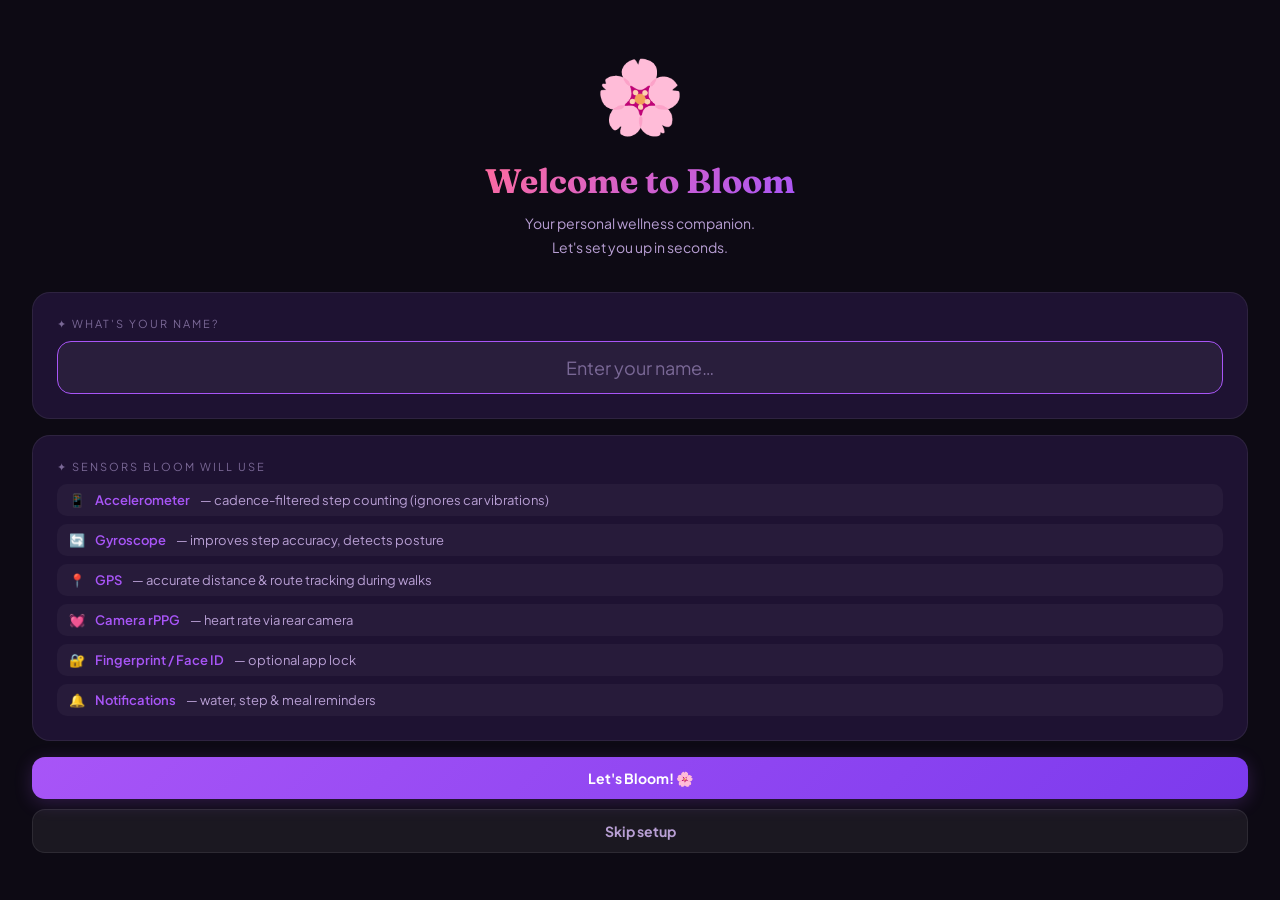
<file: index.html>
<!DOCTYPE html>
<html lang="en">
<head>
  <meta charset="UTF-8">
  <meta name="viewport" content="width=device-width,initial-scale=1,maximum-scale=1,user-scalable=no,viewport-fit=cover">
  <meta name="apple-mobile-web-app-capable" content="yes">
  <meta name="apple-mobile-web-app-status-bar-style" content="black-translucent">
  <meta name="theme-color" content="#0d0a14">
  <title>Bloom — Wellness</title>
  <link href="https://fonts.googleapis.com/css2?family=Fraunces:ital,wght@0,300;0,600;0,700;1,400;1,600&family=Plus+Jakarta+Sans:wght@300;400;500;600;700&display=swap" rel="stylesheet">
  <link rel="stylesheet" href="styles.css">
</head>
<body>

<!-- ══════════════════════════════════════
     BIOMETRIC LOCK SCREEN
     (shown on app open if lock is enabled)
════════════════════════════════════════ -->
<div id="bioLock">
  <div class="bio-icon">🔐</div>
  <div class="bio-title">Bloom is Locked</div>
  <div class="bio-sub">Welcome back, <strong id="bioLockName">Mama</strong> 🌸<br>Use your fingerprint or Face ID to unlock</div>
  <button class="btn bv" style="width:220px;margin-top:8px" onclick="tryBiometricLock()">🔓 Unlock with Biometric</button>
  <div style="font-size:11px;color:var(--tsoft);margin-top:14px">Works with fingerprint & Face ID</div>
</div>

<!-- ══════════════════════════════════════
     ONBOARDING
════════════════════════════════════════ -->
<div id="onboard">
  <div class="ob-flower">🌸</div>
  <div class="ob-title">Welcome to Bloom</div>
  <div class="ob-sub">Your personal wellness companion.<br>Let's set you up in seconds.</div>
  <div class="ob-card">
    <div class="ob-label">✦ What's your name?</div>
    <input class="ob-input" id="obName" placeholder="Enter your name…" autocomplete="off" autocorrect="off" spellcheck="false">
  </div>
  <div class="ob-card">
    <div class="ob-label">✦ Sensors Bloom will use</div>
    <div class="ob-step-row">
      <div class="ob-step">📱 <span>Accelerometer</span> — cadence-filtered step counting (ignores car vibrations)</div>
      <div class="ob-step">🔄 <span>Gyroscope</span> — improves step accuracy, detects posture</div>
      <div class="ob-step">📍 <span>GPS</span> — accurate distance & route tracking during walks</div>
      <div class="ob-step">💓 <span>Camera rPPG</span> — heart rate via rear camera</div>
      <div class="ob-step">🔐 <span>Fingerprint / Face ID</span> — optional app lock</div>
      <div class="ob-step">🔔 <span>Notifications</span> — water, step & meal reminders</div>
    </div>
  </div>
  <button class="btn bv bfull" style="margin-bottom:10px" onclick="startApp()">Let's Bloom! 🌸</button>
  <button class="btn bg bfull" onclick="skipOnboard()">Skip setup</button>
</div>

<!-- ══════════════════════════════════════
     MAIN APP
════════════════════════════════════════ -->
<div class="shell" id="mainApp" style="display:none">

  <!-- HEADER -->
  <div class="hdr">
    <div class="hdr-l">
      <div class="hi">✦ YOUR WELLNESS</div>
      <div class="hn">Hello, <em id="hdrName">Mama</em> 🌸</div>
    </div>
    <div class="hdr-r">
      <div class="live-pill" id="livePill"><div class="live-pulse"></div>LIVE</div>
      <div class="icon-btn" onclick="testNotif()">🔔<div class="notif-dot" id="ndot"></div></div>
    </div>
  </div>

  <!-- NAV PILLS -->
  <div class="nav">
    <div class="pill active"  onclick="goPage('home',this)">🏠 Home</div>
    <div class="pill"         onclick="goPage('steps',this)">👟 Steps</div>
    <div class="pill"         onclick="goPage('water',this)">💧 Water</div>
    <div class="pill"         onclick="goPage('diet',this)">🥗 Diet</div>
    <div class="pill"         onclick="goPage('schedule',this)">🗓 Schedule</div>
    <div class="pill"         onclick="goPage('sensors',this)">📡 Sensors</div>
    <div class="pill"         onclick="goPage('progress',this)">📈 Progress</div>
  </div>

  <div class="pages">

    <!-- ════════ HOME ════════ -->
    <div class="page active" id="pg-home">
      <div class="qcard">
        <div class="qt" id="quoteEl">"Every step you take is a vote for the healthier version of you."</div>
        <div class="qby">— your daily bloom ✦</div>
      </div>
      <div class="doccard">
        <div class="docav">👩‍⚕️</div>
        <div>
          <div class="docname">Dr. Priya Sharma</div>
          <div class="docq" id="tipEl">"Stay hydrated and keep moving today. I'm proud of you! 💜"</div>
        </div>
      </div>
      <div class="sgrid">
        <div class="mstat"><div class="msi">👟</div><div class="msv" id="hs-s">0</div><div class="msl">Steps</div></div>
        <div class="mstat"><div class="msi">💧</div><div class="msv" id="hs-w">0ml</div><div class="msl">Water</div></div>
        <div class="mstat"><div class="msi">🔥</div><div class="msv" id="hs-c">0</div><div class="msl">kcal in</div></div>
        <div class="mstat"><div class="msi">⚡</div><div class="msv" id="hs-b">0</div><div class="msl">kcal out</div></div>
      </div>
      <div class="card">
        <div class="clabel">🎯 Today's Goals</div>
        <div class="pbrow">
          <div class="pblabels"><span>👟 Steps</span><span id="pl-s">0/8,000</span></div>
          <div class="pbtrack"><div class="pbfill" id="pb-s" style="width:0%;background:linear-gradient(90deg,var(--rose),var(--violet))"></div></div>
        </div>
        <div class="pbrow">
          <div class="pblabels"><span>💧 Water</span><span id="pl-w">0/2,000ml</span></div>
          <div class="pbtrack"><div class="pbfill" id="pb-w" style="width:0%;background:linear-gradient(90deg,var(--sky),#60e0ff)"></div></div>
        </div>
        <div class="pbrow">
          <div class="pblabels"><span>🥗 Calories</span><span id="pl-c">0/1,500kcal</span></div>
          <div class="pbtrack"><div class="pbfill" id="pb-c" style="width:0%;background:linear-gradient(90deg,var(--gold),var(--amber))"></div></div>
        </div>
      </div>
      <div class="card">
        <div class="clabel">🔥 7-Day Streak</div>
        <div class="srow" id="streakRow"></div>
      </div>
    </div>

    <!-- ════════ STEPS ════════ -->
    <div class="page" id="pg-steps">
      <svg style="position:absolute;width:0;height:0">
        <defs>
          <linearGradient id="rg" x1="0%" y1="0%" x2="100%" y2="100%">
            <stop offset="0%"   stop-color="#ff6b9d"/>
            <stop offset="100%" stop-color="#a855f7"/>
          </linearGradient>
        </defs>
      </svg>
      <div class="step-hero">
        <div class="hero-bg-ring"></div>
        <div class="clabel" style="position:relative;z-index:1;justify-content:space-between">
          <span>👟 Live Step Counter</span>
          <span id="stepConfBadge" style="font-size:10px;color:var(--mint)">Conf: 0%</span>
        </div>
        <div class="ring-row">
          <div class="ring-wrap">
            <svg class="rsvg" viewBox="0 0 108 108">
              <circle class="rbg"   cx="54" cy="54" r="45"/>
              <circle class="rfill" id="sring" cx="54" cy="54" r="45"/>
            </svg>
            <div class="ring-inner">
              <div class="rcount" id="rcnt">0</div>
              <div class="runit">steps</div>
            </div>
          </div>
          <div class="step-meta">
            <div class="spct" id="spct">0%</div>
            <div class="sgoal">of <span id="goalLbl">8,000</span> step goal</div>
            <div class="smsg" id="smsg">Start moving — vehicle filter ON 🛡️</div>
          </div>
        </div>
        <div class="sensor-bar">
          <div class="sdot" id="sdot"></div>
          <span id="stxt">Tap to start motion tracking</span>
          <button class="sbtn" id="sbtn" onclick="toggleSensor()">Enable</button>
        </div>
      </div>

      <!-- Step algorithm info -->
      <div class="card" style="background:linear-gradient(135deg,rgba(52,211,153,.06),transparent);border-color:rgba(52,211,153,.15)">
        <div class="clabel">🛡️ Vehicle Vibration Filter</div>
        <div style="font-size:13px;color:var(--tmid);line-height:1.8">
          Bloom now uses a <strong style="color:var(--mint)">dual-stage IIR filter</strong> that isolates the
          <strong style="color:var(--violet)">0.5–5 Hz walking band</strong> — stripping both gravity and
          high-frequency engine vibrations before peak detection.<br><br>
          A <strong style="color:var(--rose)">cadence consistency check</strong> requires
          <strong style="color:var(--gold)">5 consecutive rhythmic steps</strong> (σ &lt; 80ms) before counting starts —
          car road bumps and sudden jolts are <strong style="color:var(--rose)">automatically rejected</strong>.
          Gyroscope data adds an extra confidence boost for genuine walking motion.
        </div>
      </div>

      <div class="sgrid">
        <div class="mstat"><div class="msi">🔥</div><div class="msv" id="calBurned">0</div><div class="msl">kcal Burned</div></div>
        <div class="mstat"><div class="msi">📏</div><div class="msv" id="distEl">0.0km</div><div class="msl">Est. Distance</div></div>
      </div>
      <div class="card">
        <div class="clabel">🎯 Set Daily Goal</div>
        <div class="frow">
          <input class="fi" id="goalIn" placeholder="Step goal (default 8,000)" type="number" inputmode="numeric">
          <button class="btn bv bsm" onclick="setGoal()">Set</button>
        </div>
        <button class="btn bg bfull bsm" onclick="resetSteps()">↩ Reset Today's Steps</button>
      </div>
    </div>

    <!-- ════════ WATER ════════ -->
    <div class="page" id="pg-water">
      <div class="card">
        <div class="clabel">💧 Hydration Tracker</div>
        <div class="wrow">
          <div class="warc">
            <svg class="wsvg" viewBox="0 0 80 80">
              <circle class="wbg"   cx="40" cy="40" r="35"/>
              <circle class="wfill" id="warc" cx="40" cy="40" r="35"/>
            </svg>
            <div class="warc-inner"><div class="wml" id="wml">0</div><div class="wsub2">ml</div></div>
          </div>
          <div>
            <div class="wbig" id="wbig">0 ml</div>
            <div class="wgoal">Goal: 2,000 ml</div>
            <div class="wpct" id="wpct">0% hydrated 💧</div>
          </div>
        </div>
        <div style="font-size:11px;color:var(--tsoft);margin-bottom:10px">Tap a glass to log 250ml ↓</div>
        <div class="ggrid" id="ggrid"></div>
        <div style="display:flex;gap:8px;margin-top:11px">
          <button class="btn bg bsm" style="flex:1" onclick="resetWater()">Reset</button>
          <button class="btn bsk bsm" style="flex:1" onclick="fillWater()">Complete 🎉</button>
        </div>
      </div>
      <div class="card" style="background:linear-gradient(135deg,rgba(56,189,248,.08),transparent);border-color:rgba(56,189,248,.13)">
        <div class="clabel">⏰ Hydration Schedule</div>
        <div style="display:flex;flex-direction:column;gap:8px">
          <div style="display:flex;justify-content:space-between;align-items:center;padding:8px 0;border-bottom:1px solid rgba(255,255,255,.04)">
            <div><div style="font-size:14px;font-weight:500">🌅 Wake up</div><div style="font-size:11px;color:var(--tsoft)">500ml warm lemon water first thing</div></div>
            <span class="badge bm">Priority</span>
          </div>
          <div style="display:flex;justify-content:space-between;align-items:center;padding:8px 0;border-bottom:1px solid rgba(255,255,255,.04)">
            <div><div style="font-size:14px;font-weight:500">🔔 Every 2 hours</div><div style="font-size:11px;color:var(--tsoft)">1 glass (250ml) — auto reminded</div></div>
            <span class="badge bvi">Reminded</span>
          </div>
          <div style="display:flex;justify-content:space-between;align-items:center;padding:8px 0">
            <div><div style="font-size:14px;font-weight:500">🏃‍♀️ Before & after walk</div><div style="font-size:11px;color:var(--tsoft)">250ml each time</div></div>
            <span class="badge bgo">Important</span>
          </div>
        </div>
      </div>
    </div>

    <!-- ════════ DIET ════════ -->
    <div class="page" id="pg-diet">
      <div class="cban">
        <div class="cbox"><div class="cbv rose" id="dc-in">0</div><div class="cbl">Consumed</div></div>
        <div class="cbox"><div class="cbv mint" id="dc-goal">1500</div><div class="cbl">Goal</div></div>
        <div class="cbox"><div class="cbv gold" id="dc-rem">1500</div><div class="cbl">Remaining</div></div>
      </div>
      <div class="card">
        <div class="clabel">🧬 Macros Today</div>
        <div class="mbars">
          <div class="mbc"><div class="mbw"><div class="mbf" id="mb-c" style="height:0%;background:var(--gold)"></div></div><div class="mbvv" id="mv-c">0g</div><div class="mbn">Carbs</div></div>
          <div class="mbc"><div class="mbw"><div class="mbf" id="mb-p" style="height:0%;background:var(--rose)"></div></div><div class="mbvv" id="mv-p">0g</div><div class="mbn">Protein</div></div>
          <div class="mbc"><div class="mbw"><div class="mbf" id="mb-f" style="height:0%;background:var(--mint)"></div></div><div class="mbvv" id="mv-f">0g</div><div class="mbn">Fat</div></div>
          <div class="mbc"><div class="mbw"><div class="mbf" id="mb-fi" style="height:0%;background:var(--sky)"></div></div><div class="mbvv" id="mv-fi">0g</div><div class="mbn">Fiber</div></div>
        </div>
      </div>
      <div class="card">
        <div class="clabel">🍽️ Meal Log</div>
        <div id="mealLog"></div>
        <button class="btn br bfull" style="margin-top:11px" onclick="toggleMealForm()">+ Log a Meal</button>
        <div class="aform" id="addMealForm">
          <div class="frow">
            <input class="fi" id="mn" placeholder="Meal name" style="flex:2">
            <select class="fsel" id="me">
              <option value="🥣">🥣 Breakfast</option>
              <option value="🍽️">🍽️ Lunch</option>
              <option value="🌙">🌙 Dinner</option>
              <option value="🍎">🍎 Snack</option>
              <option value="🥤">🥤 Drink</option>
            </select>
          </div>
          <div class="frow">
            <input class="fi" id="mc"    type="number" placeholder="Calories"  inputmode="numeric">
            <input class="fi" id="mcarb" type="number" placeholder="Carbs g"   inputmode="numeric">
          </div>
          <div class="frow">
            <input class="fi" id="mprot" type="number" placeholder="Protein g" inputmode="numeric">
            <input class="fi" id="mfat"  type="number" placeholder="Fat g"     inputmode="numeric">
          </div>
          <div class="frow">
            <input class="fi" id="mfib"  type="number" placeholder="Fiber g"   inputmode="numeric">
          </div>
          <button class="btn br bfull" onclick="addMeal()">Add to Log ✓</button>
        </div>
      </div>
      <div class="card">
        <div class="clabel" style="justify-content:space-between">
          <span>👩‍⚕️ Doctor's Meal Plan</span>
          <span style="font-size:10px;color:var(--violet);cursor:pointer" onclick="addPlanMeal()">+ Add Meal</span>
        </div>
        <div id="planList"></div>
      </div>
    </div>

    <!-- ════════ SCHEDULE ════════ -->
    <div class="page" id="pg-schedule">
      <div class="card">
        <div class="clabel" style="justify-content:space-between">
          <span>🌸 Daily Wellness Timeline</span>
          <span style="font-size:10px;color:var(--violet);cursor:pointer" onclick="addScheduleItem()">+ Add</span>
        </div>
        <div id="schedList"></div>
      </div>
      <div class="card">
        <div class="clabel">🔔 Smart Reminders</div>
        <div id="remList"></div>
      </div>
    </div>

    <!-- ════════ SENSORS ════════ -->
    <div class="page" id="pg-sensors">

      <!-- GPS -->
      <div class="sensor-card sensor-card-gps">
        <div class="clabel">📍 GPS Route Tracking</div>
        <div class="sensor-grid">
          <div class="sensor-metric"><div class="sm-val" style="color:var(--mint)" id="gps-km">—</div><div class="sm-lbl">Distance</div></div>
          <div class="sensor-metric"><div class="sm-val" style="color:var(--sky)"  id="gps-pace">—</div><div class="sm-lbl">Pace (min/km)</div></div>
          <div class="sensor-metric"><div class="sm-val" style="color:var(--gold)" id="gps-time">—</div><div class="sm-lbl">Duration</div></div>
        </div>
        <div style="display:flex;gap:8px">
          <button class="btn bm bsm" style="flex:2" onclick="toggleGPS()"><span id="gpsBtnTxt">Start GPS</span></button>
          <button class="btn bg bsm" style="flex:1" onclick="resetGPS()">Reset</button>
        </div>
        <div style="font-size:11px;color:var(--tsoft);margin-top:9px">📍 GPS gives accurate distance vs. estimated stride-based distance on Steps tab</div>
      </div>

      <!-- Heart Rate -->
      <div class="sensor-card sensor-card-hr">
        <div class="clabel">💓 Heart Rate Monitor (Camera rPPG)</div>
        <div class="sensor-stat-row">
          <div class="hr-ring-outer">
            <div class="hr-ring-inner" id="hr-bpm">— BPM</div>
          </div>
          <div style="flex:1">
            <div class="sensor-sub" id="hr-quality">Place finger over rear camera</div>
            <div style="font-size:11px;color:var(--tsoft);margin-top:6px;line-height:1.5">
              Hold your fingertip firmly over the rear camera lens. Keep still for 20 seconds. Torch turns on automatically.
            </div>
            <button class="btn br bsm" style="margin-top:10px;width:100%" onclick="toggleHR()">
              <span id="hrBtnTxt">Start Measuring</span>
            </button>
          </div>
        </div>
        <div id="hrLog" style="margin-top:10px"></div>
      </div>

      <!-- Step Confidence -->
      <div class="sensor-card sensor-card-gyro">
        <div class="clabel">🔄 Motion Sensor Quality</div>
        <div style="display:flex;justify-content:space-between;align-items:center;margin-bottom:8px">
          <div>
            <div style="font-size:22px;font-weight:700;font-family:'Fraunces',serif" id="stepConf">0%</div>
            <div style="font-size:11px;color:var(--tsoft)">Walking confidence score</div>
          </div>
          <div style="text-align:right;font-size:12px;color:var(--tmid)">
            High = genuine walking<br>Low = vehicle / stationary
          </div>
        </div>
        <div class="conf-bar">
          <div class="conf-fill" id="confFill" style="width:0%"></div>
        </div>
        <div style="font-size:11px;color:var(--tsoft);margin-top:8px;line-height:1.6">
          Uses dual-stage IIR filter (HP + LP) + cadence σ analysis + gyroscope fusion. Requires 5 rhythmic steps before counting.
        </div>
      </div>

      <!-- Battery -->
      <div class="sensor-card sensor-card-bat">
        <div class="clabel">🔋 Battery Status</div>
        <div style="display:flex;align-items:center;gap:14px">
          <div style="font-family:'Fraunces',serif;font-size:40px;font-weight:700;color:var(--gold)" id="bat-level">—</div>
          <div>
            <div style="font-size:14px;font-weight:600" id="bat-status">Checking…</div>
            <div style="font-size:12px;color:var(--tmid);margin-top:4px" id="bat-advice">—</div>
          </div>
        </div>
        <div style="font-size:11px;color:var(--tsoft);margin-top:8px">💡 Tip: Keep battery above 20% during GPS walks for best tracking</div>
      </div>

      <!-- Ambient Light -->
      <div class="sensor-card sensor-card-light">
        <div class="clabel">☀️ Ambient Light</div>
        <div style="display:flex;align-items:center;gap:14px">
          <div style="font-family:'Fraunces',serif;font-size:36px;font-weight:700;color:var(--amber)" id="light-val">—</div>
          <div style="font-size:13px;color:var(--tmid);line-height:1.6" id="light-advice">Checking ambient light sensor…</div>
        </div>
        <div style="font-size:11px;color:var(--tsoft);margin-top:8px">Requires AmbientLightSensor API. Available on some Android Chrome browsers.</div>
      </div>

      <!-- Network Speed Monitor -->
      <div class="sensor-card" style="border-color:rgba(52,211,153,.22);background:linear-gradient(135deg,rgba(52,211,153,.07),transparent)">

        <!-- Header row with live pulse + toggle -->
        <div class="clabel" style="justify-content:space-between;margin-bottom:14px">
          <span>📡 Real-Time Network Speed</span>
          <div style="display:flex;align-items:center;gap:9px">
            <div id="netSpeedPulse" style="display:none;width:8px;height:8px;border-radius:50%;background:var(--mint);animation:pu 1.4s infinite"></div>
            <button class="sbtn" id="btnNetSpeed" onclick="toggleNetSpeed()">Start</button>
          </div>
        </div>

        <!-- Big speed number -->
        <div style="text-align:center;padding:16px 0 12px">
          <div id="netSpeedVal"
               style="font-family:'Fraunces',serif;font-size:64px;font-weight:700;color:var(--mint);line-height:1;transition:color .4s">—</div>
          <div id="netSpeedUnit"
               style="font-size:13px;color:var(--tsoft);margin-top:5px;letter-spacing:2.5px;text-transform:uppercase">Mbps</div>
          <div id="netSpeedRating"
               style="font-size:13px;color:var(--tmid);margin-top:8px;min-height:18px"></div>
        </div>

        <!-- Connection info 3-col grid -->
        <div class="sensor-grid" style="margin-bottom:16px">
          <div class="sensor-metric">
            <div class="sm-val" id="netConnType" style="color:var(--sky)">—</div>
            <div class="sm-lbl">Connection</div>
          </div>
          <div class="sensor-metric">
            <div class="sm-val" id="netRTT" style="color:var(--gold)">—</div>
            <div class="sm-lbl">Ping (ms)</div>
          </div>
          <div class="sensor-metric">
            <div class="sm-val" id="netSaveData" style="color:var(--violet)">—</div>
            <div class="sm-lbl">Data Saver</div>
          </div>
        </div>

        <!-- Speed history bar chart -->
        <div style="margin-bottom:12px">
          <div style="font-size:10px;letter-spacing:2px;text-transform:uppercase;color:var(--tsoft);margin-bottom:8px">Speed history (last 10 readings)</div>
          <div id="netSpeedBars"
               style="display:flex;align-items:flex-end;gap:5px;height:56px">
            <!-- bars rendered by updateNetSpeedUI() in app.js -->
          </div>
        </div>

        <!-- How it works -->
        <div style="background:rgba(255,255,255,.03);border-radius:12px;padding:11px 13px;margin-bottom:10px">
          <div style="font-size:11px;color:var(--tsoft);line-height:1.7">
            Downloads <strong style="color:var(--mint)">50 KB from Cloudflare's speed server</strong> every 5 seconds to measure your real download speed. Works on every mobile browser — no app or setup needed. Auto-stops when you leave this tab to save data.
          </div>
        </div>

        <!-- Status line -->
        <div id="netSpeedStatus"
             style="font-size:11px;color:var(--tsoft);text-align:center">
          Tap Start to begin monitoring
        </div>

      </div>

      <!-- Network & Device (existing basic info card) -->
      <div class="sensor-card" style="border-color:rgba(168,85,247,.15)">
        <div class="clabel">📶 Network & Device</div>
        <div class="sensor-grid">
          <div class="sensor-metric"><div class="sm-val" style="color:var(--violet)" id="net-type">—</div><div class="sm-lbl">Network</div></div>
          <div class="sensor-metric"><div class="sm-val" style="color:var(--tmid)"   id="net-save">—</div><div class="sm-lbl">Data Mode</div></div>
          <div class="sensor-metric"><div class="sm-val" style="color:var(--sky)" id="bioDevice">—</div><div class="sm-lbl">Device</div></div>
        </div>
      </div>

      <!-- Biometric Security -->
      <div class="sensor-card sensor-card-bio">
        <div class="clabel" style="justify-content:space-between">
          <span>🔐 Biometric App Lock</span>
          <div class="tog" id="bioToggle" onclick="toggleBiometric()"><div class="tok"></div></div>
        </div>
        <div style="font-size:13px;color:var(--tmid);line-height:1.7;margin-bottom:12px">
          Lock Bloom with your <strong style="color:var(--violet)">fingerprint or Face ID</strong>.
          Uses the Web Authentication API (WebAuthn) — your biometric never leaves your device.
        </div>
        <div style="display:flex;align-items:center;gap:10px">
          <div style="font-size:24px">
            🔓
          </div>
          <div>
            <div style="font-size:14px;font-weight:600" id="bioStatus">No lock enabled</div>
            <div style="font-size:11px;color:var(--tsoft);margin-top:2px">Tap the toggle to enable biometric lock</div>
          </div>
        </div>
        <div style="background:rgba(255,255,255,.04);border-radius:12px;padding:12px;margin-top:12px">
          <div style="font-size:11px;color:var(--tsoft);line-height:1.6">
            ✅ <strong style="color:var(--mint)">Android Chrome</strong> — Fingerprint scanner<br>
            ✅ <strong style="color:var(--sky)">iOS Safari 14+</strong> — Touch ID / Face ID<br>
            ✅ <strong style="color:var(--gold)">Works in normal browser mode</strong> — no desktop mode needed<br>
            ✅ Biometric data stays on device, never sent anywhere
          </div>
        </div>
      </div>

    </div><!-- /pg-sensors -->

    <!-- ════════ PROGRESS ════════ -->
    <div class="page" id="pg-progress">
      <div class="card">
        <div class="clabel">⚖️ Weight Tracker</div>
        <div class="frow">
          <input class="fi" id="wIn" type="number" placeholder="Today's weight (kg)" step="0.1" inputmode="decimal">
          <button class="btn bv bsm" onclick="logWeight()">Log</button>
        </div>
        <div id="wList"></div>
      </div>
      <div class="card">
        <div class="clabel">📊 BMI Calculator</div>
        <div class="frow">
          <input class="fi" id="bW" type="number" placeholder="Weight (kg)" step="0.1" inputmode="decimal">
          <input class="fi" id="bH" type="number" placeholder="Height (cm)" inputmode="numeric">
        </div>
        <button class="btn bv bfull" style="margin-bottom:13px" onclick="calcBMI()">Calculate BMI</button>
        <div id="bmiOut" style="display:none">
          <div style="text-align:center;margin-bottom:13px">
            <div style="font-family:'Fraunces',serif;font-size:50px;line-height:1" id="bmiVal">–</div>
            <div id="bmiCat" class="badge" style="margin:6px auto 0;display:inline-block">–</div>
          </div>
          <div class="bmibar">
            <div class="bmiseg" style="background:#38bdf8;flex:1.5"></div>
            <div class="bmiseg" style="background:#34d399;flex:1.5"></div>
            <div class="bmiseg" style="background:#fbbf24;flex:1.5"></div>
            <div class="bmiseg" style="background:#f97316;flex:1"></div>
            <div class="bmiseg" style="background:#ef4444;flex:1"></div>
          </div>
          <div class="bmilab"><span>&lt;18.5</span><span>18.5–25</span><span>25–30</span><span>≥30</span></div>
        </div>
      </div>
      <div class="card">
        <div class="clabel">🏆 Achievements</div>
        <div id="achList"></div>
      </div>
      <div class="card" style="background:linear-gradient(135deg,rgba(108,40,160,.18),rgba(20,8,40,.4));border-color:rgba(168,85,247,.14)">
        <div class="clabel">💌 Message from Dr. Priya</div>
        <div style="font-family:'Fraunces',serif;font-size:15px;font-style:italic;line-height:1.7;color:var(--tmid)">
          "Every small step matters. Consistency beats perfection. Log your meals, drink your water, and trust the process. I'm so proud of your journey. Keep blooming! 🌸"
        </div>
        <div style="font-size:11px;color:var(--tsoft);margin-top:9px">— Dr. Priya Sharma, Dietitian</div>
      </div>
    </div>

  </div><!-- /pages -->
</div><!-- /shell -->

<!-- ══════════════════════════════════════
     EDIT MODAL
════════════════════════════════════════ -->
<div class="modal-backdrop" id="editModal" onclick="closeModal(event)">
  <div class="modal" id="editModalInner">
    <div class="modal-title">
      <span id="modalTitle">Edit</span>
      <span class="modal-close" onclick="closeModalDirect()">✕</span>
    </div>
    <div id="modalBody"></div>
  </div>
</div>

<div class="toast" id="toast"></div>

<!-- ══════════════════════════════════════
     SCRIPTS (order matters)
════════════════════════════════════════ -->
<script src="auth.js"></script>
<script src="sensors.js"></script>
<script src="app.js"></script>

</body>
</html>
</file>
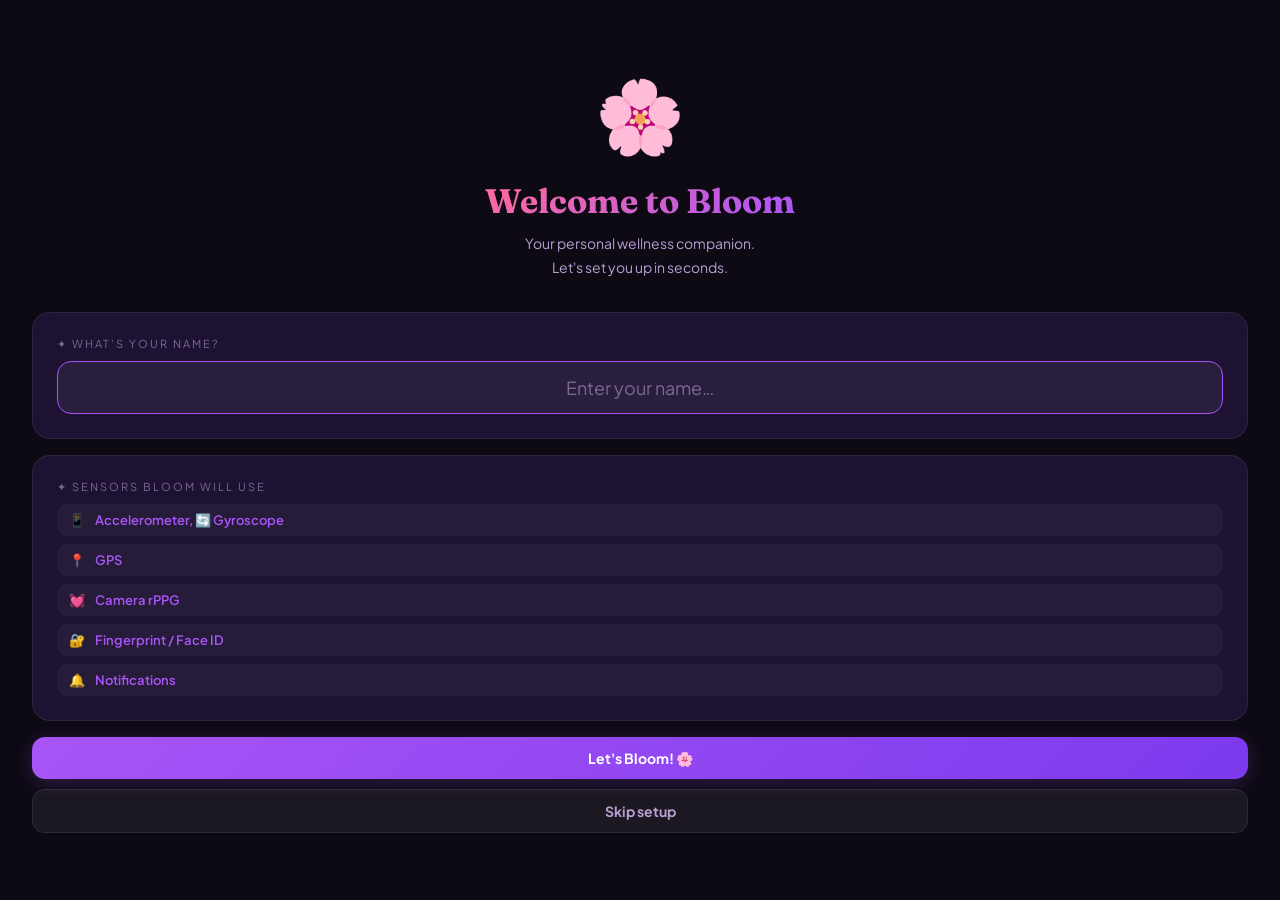
<file: Latest_Version/index.html>
<!DOCTYPE html>
<html lang="en">
<head>
  <meta charset="UTF-8">
  <meta name="viewport" content="width=device-width,initial-scale=1,maximum-scale=1,user-scalable=no,viewport-fit=cover">
  <meta name="apple-mobile-web-app-capable" content="yes">
  <meta name="apple-mobile-web-app-status-bar-style" content="black-translucent">
  <meta name="theme-color" content="#0d0a14">
  <title>Bloom — Wellness</title>
  <link href="https://fonts.googleapis.com/css2?family=Fraunces:ital,wght@0,300;0,600;0,700;1,400;1,600&family=Plus+Jakarta+Sans:wght@300;400;500;600;700&display=swap" rel="stylesheet">
  <link rel="stylesheet" href="styles.css">
</head>
<body>

<!-- ══════════════════════════════════════
     BIOMETRIC LOCK SCREEN
     (shown on app open if lock is enabled)
════════════════════════════════════════ -->
<div id="bioLock">
  <div class="bio-icon">🔐</div>
  <div class="bio-title">Bloom is Locked</div>
  <div class="bio-sub">Welcome back, <strong id="bioLockName">Mama</strong> 🌸<br>Use your fingerprint or Face ID to unlock</div>
  <button class="btn bv" style="width:220px;margin-top:8px" onclick="tryBiometricLock()">🔓 Unlock with Biometric</button>
  <div style="font-size:11px;color:var(--tsoft);margin-top:14px">Works with fingerprint & Face ID</div>
</div>

<!-- ══════════════════════════════════════
     ONBOARDING
════════════════════════════════════════ -->
<div id="onboard">
  <div class="ob-flower">🌸</div>
  <div class="ob-title">Welcome to Bloom</div>
  <div class="ob-sub">Your personal wellness companion.<br>Let's set you up in seconds.</div>
  <div class="ob-card">
    <div class="ob-label">✦ What's your name?</div>
    <input class="ob-input" id="obName" placeholder="Enter your name…" autocomplete="off" autocorrect="off" spellcheck="false">
  </div>
  <div class="ob-card">
    <div class="ob-label">✦ Sensors Bloom will use</div>
    <div class="ob-step-row">
      <div class="ob-step">📱 <span>Accelerometer, 🔄 Gyroscope</span></div>
      <div class="ob-step">📍 <span>GPS</span></div>
      <div class="ob-step">💓 <span>Camera rPPG</span></div>
      <div class="ob-step">🔐 <span>Fingerprint / Face ID</span></div>
      <div class="ob-step">🔔 <span>Notifications</span></div>
    </div>
  </div>
  <button class="btn bv bfull" style="margin-bottom:10px" onclick="startApp()">Let's Bloom! 🌸</button>
  <button class="btn bg bfull" onclick="skipOnboard()">Skip setup</button>
</div>

<!-- ══════════════════════════════════════
     MAIN APP
════════════════════════════════════════ -->
<div class="shell" id="mainApp" style="display:none">

  <!-- HEADER -->
  <div class="hdr">
    <div class="hdr-l">
      <div class="hi">✦ YOUR WELLNESS</div>
      <div class="hn">Hello, <em id="hdrName">Mama</em> 🌸</div>
    </div>
    <div class="hdr-r">
      <div class="live-pill" id="livePill"><div class="live-pulse"></div>LIVE</div>
      <div class="icon-btn" onclick="testNotif()">🔔<div class="notif-dot" id="ndot"></div></div>
    </div>
  </div>

  <!-- NAV PILLS -->
  <div class="nav">
    <div class="pill active"  onclick="goPage('home',this)">🏠 Home</div>
    <div class="pill"         onclick="goPage('steps',this)">👟 Steps</div>
    <div class="pill"         onclick="goPage('water',this)">💧 Water</div>
    <div class="pill"         onclick="goPage('diet',this)">🥗 Diet</div>
    <div class="pill"         onclick="goPage('schedule',this)">🗓 Schedule</div>
    <div class="pill"         onclick="goPage('sensors',this)">📡 Sensors</div>
    <div class="pill"         onclick="goPage('progress',this)">📈 Progress</div>
  </div>

  <div class="pages">

    <!-- ════════ HOME ════════ -->
    <div class="page active" id="pg-home">
      <div class="qcard">
        <div class="qt" id="quoteEl">"Every step you take is a vote for the healthier version of you."</div>
        <div class="qby">— your daily bloom ✦</div>
      </div>
      <div class="doccard">
        <div class="docav">👩‍⚕️</div>
        <div>
          <div class="docname">Dr. Priya Sharma</div>
          <div class="docq" id="tipEl">"Stay hydrated and keep moving today. I'm proud of you! 💜"</div>
        </div>
      </div>
      <div class="sgrid">
        <div class="mstat"><div class="msi">👟</div><div class="msv" id="hs-s">0</div><div class="msl">Steps</div></div>
        <div class="mstat"><div class="msi">💧</div><div class="msv" id="hs-w">0ml</div><div class="msl">Water</div></div>
        <div class="mstat"><div class="msi">🔥</div><div class="msv" id="hs-c">0</div><div class="msl">kcal in</div></div>
        <div class="mstat"><div class="msi">⚡</div><div class="msv" id="hs-b">0</div><div class="msl">kcal out</div></div>
      </div>
      <div class="card">
        <div class="clabel">🎯 Today's Goals</div>
        <div class="pbrow">
          <div class="pblabels"><span>👟 Steps</span><span id="pl-s">0/8,000</span></div>
          <div class="pbtrack"><div class="pbfill" id="pb-s" style="width:0%;background:linear-gradient(90deg,var(--rose),var(--violet))"></div></div>
        </div>
        <div class="pbrow">
          <div class="pblabels"><span>💧 Water</span><span id="pl-w">0/2,000ml</span></div>
          <div class="pbtrack"><div class="pbfill" id="pb-w" style="width:0%;background:linear-gradient(90deg,var(--sky),#60e0ff)"></div></div>
        </div>
        <div class="pbrow">
          <div class="pblabels"><span>🥗 Calories</span><span id="pl-c">0/1,500kcal</span></div>
          <div class="pbtrack"><div class="pbfill" id="pb-c" style="width:0%;background:linear-gradient(90deg,var(--gold),var(--amber))"></div></div>
        </div>
      </div>
      <div class="card">
        <div class="clabel">🔥 7-Day Streak</div>
        <div class="srow" id="streakRow"></div>
      </div>
    </div>

    <!-- ════════ STEPS ════════ -->
    <div class="page" id="pg-steps">
      <svg style="position:absolute;width:0;height:0">
        <defs>
          <linearGradient id="rg" x1="0%" y1="0%" x2="100%" y2="100%">
            <stop offset="0%"   stop-color="#ff6b9d"/>
            <stop offset="100%" stop-color="#a855f7"/>
          </linearGradient>
        </defs>
      </svg>
      <div class="step-hero">
        <div class="hero-bg-ring"></div>
        <div class="clabel" style="position:relative;z-index:1;justify-content:space-between">
          <span>👟 Live Step Counter</span>
          <span id="stepConfBadge" style="font-size:10px;color:var(--mint)">Conf: 0%</span>
        </div>
        <div class="ring-row">
          <div class="ring-wrap">
            <svg class="rsvg" viewBox="0 0 108 108">
              <circle class="rbg"   cx="54" cy="54" r="45"/>
              <circle class="rfill" id="sring" cx="54" cy="54" r="45"/>
            </svg>
            <div class="ring-inner">
              <div class="rcount" id="rcnt">0</div>
              <div class="runit">steps</div>
            </div>
          </div>
          <div class="step-meta">
            <div class="spct" id="spct">0%</div>
            <div class="sgoal">of <span id="goalLbl">8,000</span> step goal</div>
            <div class="smsg" id="smsg">Start moving — vehicle filter ON 🛡️</div>
          </div>
        </div>
        <div class="sensor-bar">
          <div class="sdot" id="sdot"></div>
          <span id="stxt">Tap to start motion tracking</span>
          <button class="sbtn" id="sbtn" onclick="toggleSensor()">Enable</button>
        </div>
      </div>

      <!-- Step algorithm info -->
      <div class="card" style="background:linear-gradient(135deg,rgba(52,211,153,.06),transparent);border-color:rgba(52,211,153,.15)">
        <div class="clabel">🛡️ Vehicle Vibration Filter</div>
        <div style="font-size:13px;color:var(--tmid);line-height:1.8">
          Bloom now uses a <strong style="color:var(--mint)">dual-stage IIR filter</strong> that isolates the
          <strong style="color:var(--violet)">0.5–5 Hz walking band</strong> — stripping both gravity and
          high-frequency engine vibrations before peak detection.<br><br>
          A <strong style="color:var(--rose)">cadence consistency check</strong> requires
          <strong style="color:var(--gold)">5 consecutive rhythmic steps</strong> (σ &lt; 80ms) before counting starts —
          car road bumps and sudden jolts are <strong style="color:var(--rose)">automatically rejected</strong>.
          Gyroscope data adds an extra confidence boost for genuine walking motion.
        </div>
      </div>

      <div class="sgrid">
        <div class="mstat"><div class="msi">🔥</div><div class="msv" id="calBurned">0</div><div class="msl">kcal Burned</div></div>
        <div class="mstat"><div class="msi">📏</div><div class="msv" id="distEl">0.0km</div><div class="msl">Est. Distance</div></div>
      </div>
      <div class="card">
        <div class="clabel">🎯 Set Daily Goal</div>
        <div class="frow">
          <input class="fi" id="goalIn" placeholder="Step goal (default 8,000)" type="number" inputmode="numeric">
          <button class="btn bv bsm" onclick="setGoal()">Set</button>
        </div>
        <button class="btn bg bfull bsm" onclick="resetSteps()">↩ Reset Today's Steps</button>
      </div>
    </div>

    <!-- ════════ WATER ════════ -->
    <div class="page" id="pg-water">
      <div class="card">
        <div class="clabel">💧 Hydration Tracker</div>
        <div class="wrow">
          <div class="warc">
            <svg class="wsvg" viewBox="0 0 80 80">
              <circle class="wbg"   cx="40" cy="40" r="35"/>
              <circle class="wfill" id="warc" cx="40" cy="40" r="35"/>
            </svg>
            <div class="warc-inner"><div class="wml" id="wml">0</div><div class="wsub2">ml</div></div>
          </div>
          <div>
            <div class="wbig" id="wbig">0 ml</div>
            <div class="wgoal">Goal: 2,000 ml</div>
            <div class="wpct" id="wpct">0% hydrated 💧</div>
          </div>
        </div>
        <div style="font-size:11px;color:var(--tsoft);margin-bottom:10px">Tap a glass to log 250ml ↓</div>
        <div class="ggrid" id="ggrid"></div>
        <div style="display:flex;gap:8px;margin-top:11px">
          <button class="btn bg bsm" style="flex:1" onclick="resetWater()">Reset</button>
          <button class="btn bsk bsm" style="flex:1" onclick="fillWater()">Complete 🎉</button>
        </div>
      </div>
      <div class="card" style="background:linear-gradient(135deg,rgba(56,189,248,.08),transparent);border-color:rgba(56,189,248,.13)">
        <div class="clabel">⏰ Hydration Schedule</div>
        <div style="display:flex;flex-direction:column;gap:8px">
          <div style="display:flex;justify-content:space-between;align-items:center;padding:8px 0;border-bottom:1px solid rgba(255,255,255,.04)">
            <div><div style="font-size:14px;font-weight:500">🌅 Wake up</div><div style="font-size:11px;color:var(--tsoft)">500ml warm lemon water first thing</div></div>
            <span class="badge bm">Priority</span>
          </div>
          <div style="display:flex;justify-content:space-between;align-items:center;padding:8px 0;border-bottom:1px solid rgba(255,255,255,.04)">
            <div><div style="font-size:14px;font-weight:500">🔔 Every 2 hours</div><div style="font-size:11px;color:var(--tsoft)">1 glass (250ml) — auto reminded</div></div>
            <span class="badge bvi">Reminded</span>
          </div>
          <div style="display:flex;justify-content:space-between;align-items:center;padding:8px 0">
            <div><div style="font-size:14px;font-weight:500">🏃‍♀️ Before & after walk</div><div style="font-size:11px;color:var(--tsoft)">250ml each time</div></div>
            <span class="badge bgo">Important</span>
          </div>
        </div>
      </div>
    </div>

    <!-- ════════ DIET ════════ -->
    <div class="page" id="pg-diet">
      <div class="cban">
        <div class="cbox"><div class="cbv rose" id="dc-in">0</div><div class="cbl">Consumed</div></div>
        <div class="cbox"><div class="cbv mint" id="dc-goal">1500</div><div class="cbl">Goal</div></div>
        <div class="cbox"><div class="cbv gold" id="dc-rem">1500</div><div class="cbl">Remaining</div></div>
      </div>
      <div class="card">
        <div class="clabel">🧬 Macros Today</div>
        <div class="mbars">
          <div class="mbc"><div class="mbw"><div class="mbf" id="mb-c" style="height:0%;background:var(--gold)"></div></div><div class="mbvv" id="mv-c">0g</div><div class="mbn">Carbs</div></div>
          <div class="mbc"><div class="mbw"><div class="mbf" id="mb-p" style="height:0%;background:var(--rose)"></div></div><div class="mbvv" id="mv-p">0g</div><div class="mbn">Protein</div></div>
          <div class="mbc"><div class="mbw"><div class="mbf" id="mb-f" style="height:0%;background:var(--mint)"></div></div><div class="mbvv" id="mv-f">0g</div><div class="mbn">Fat</div></div>
          <div class="mbc"><div class="mbw"><div class="mbf" id="mb-fi" style="height:0%;background:var(--sky)"></div></div><div class="mbvv" id="mv-fi">0g</div><div class="mbn">Fiber</div></div>
        </div>
      </div>
      <div class="card">
        <div class="clabel">🍽️ Meal Log</div>
        <div id="mealLog"></div>
        <button class="btn br bfull" style="margin-top:11px" onclick="toggleMealForm()">+ Log a Meal</button>
        <div class="aform" id="addMealForm">
          <div class="frow">
            <input class="fi" id="mn" placeholder="Meal name" style="flex:2">
            <select class="fsel" id="me">
              <option value="🥣">🥣 Breakfast</option>
              <option value="🍽️">🍽️ Lunch</option>
              <option value="🌙">🌙 Dinner</option>
              <option value="🍎">🍎 Snack</option>
              <option value="🥤">🥤 Drink</option>
            </select>
          </div>
          <div class="frow">
            <input class="fi" id="mc"    type="number" placeholder="Calories"  inputmode="numeric">
            <input class="fi" id="mcarb" type="number" placeholder="Carbs g"   inputmode="numeric">
          </div>
          <div class="frow">
            <input class="fi" id="mprot" type="number" placeholder="Protein g" inputmode="numeric">
            <input class="fi" id="mfat"  type="number" placeholder="Fat g"     inputmode="numeric">
          </div>
          <div class="frow">
            <input class="fi" id="mfib"  type="number" placeholder="Fiber g"   inputmode="numeric">
          </div>
          <button class="btn br bfull" onclick="addMeal()">Add to Log ✓</button>
        </div>
      </div>
      <div class="card">
        <div class="clabel" style="justify-content:space-between">
          <span>👩‍⚕️ Doctor's Meal Plan</span>
          <span style="font-size:10px;color:var(--violet);cursor:pointer" onclick="addPlanMeal()">+ Add Meal</span>
        </div>
        <div id="planList"></div>
      </div>
    </div>

    <!-- ════════ SCHEDULE ════════ -->
    <div class="page" id="pg-schedule">
      <div class="card">
        <div class="clabel" style="justify-content:space-between">
          <span>🌸 Daily Wellness Timeline</span>
          <span style="font-size:10px;color:var(--violet);cursor:pointer" onclick="addScheduleItem()">+ Add</span>
        </div>
        <div id="schedList"></div>
      </div>
      <div class="card">
        <div class="clabel">🔔 Smart Reminders</div>
        <div id="remList"></div>
      </div>
    </div>

    <!-- ════════ SENSORS ════════ -->
    <div class="page" id="pg-sensors">

      <!-- GPS -->
      <div class="sensor-card sensor-card-gps">
        <div class="clabel">📍 GPS Route Tracking</div>
        <div class="sensor-grid">
          <div class="sensor-metric"><div class="sm-val" style="color:var(--mint)" id="gps-km">—</div><div class="sm-lbl">Distance</div></div>
          <div class="sensor-metric"><div class="sm-val" style="color:var(--sky)"  id="gps-pace">—</div><div class="sm-lbl">Pace (min/km)</div></div>
          <div class="sensor-metric"><div class="sm-val" style="color:var(--gold)" id="gps-time">—</div><div class="sm-lbl">Duration</div></div>
        </div>
        <div style="display:flex;gap:8px">
          <button class="btn bm bsm" style="flex:2" onclick="toggleGPS()"><span id="gpsBtnTxt">Start GPS</span></button>
          <button class="btn bg bsm" style="flex:1" onclick="resetGPS()">Reset</button>
        </div>
        <div style="font-size:11px;color:var(--tsoft);margin-top:9px">📍 GPS gives accurate distance vs. estimated stride-based distance on Steps tab</div>
      </div>

      <!-- Heart Rate -->
      <div class="sensor-card sensor-card-hr">
        <div class="clabel">💓 Heart Rate Monitor (Camera rPPG)</div>
        <div class="sensor-stat-row">
          <div class="hr-ring-outer">
            <div class="hr-ring-inner" id="hr-bpm">— BPM</div>
          </div>
          <div style="flex:1">
            <div class="sensor-sub" id="hr-quality">Place finger over rear camera</div>
            <div style="font-size:11px;color:var(--tsoft);margin-top:6px;line-height:1.5">
              Hold your fingertip firmly over the rear camera lens. Keep still for 20 seconds. Torch turns on automatically.
            </div>
            <button class="btn br bsm" style="margin-top:10px;width:100%" onclick="toggleHR()">
              <span id="hrBtnTxt">Start Measuring</span>
            </button>
          </div>
        </div>
        <div id="hrLog" style="margin-top:10px"></div>
      </div>

      <!-- Step Confidence -->
      <div class="sensor-card sensor-card-gyro">
        <div class="clabel">🔄 Motion Sensor Quality</div>
        <div style="display:flex;justify-content:space-between;align-items:center;margin-bottom:8px">
          <div>
            <div style="font-size:22px;font-weight:700;font-family:'Fraunces',serif" id="stepConf">0%</div>
            <div style="font-size:11px;color:var(--tsoft)">Walking confidence score</div>
          </div>
          <div style="text-align:right;font-size:12px;color:var(--tmid)">
            High = genuine walking<br>Low = vehicle / stationary
          </div>
        </div>
        <div class="conf-bar">
          <div class="conf-fill" id="confFill" style="width:0%"></div>
        </div>
        <div style="font-size:11px;color:var(--tsoft);margin-top:8px;line-height:1.6">
          Uses dual-stage IIR filter (HP + LP) + cadence σ analysis + gyroscope fusion. Requires 5 rhythmic steps before counting.
        </div>
      </div>

      <!-- Battery -->
      <div class="sensor-card sensor-card-bat">
        <div class="clabel">🔋 Battery Status</div>
        <div style="display:flex;align-items:center;gap:14px">
          <div style="font-family:'Fraunces',serif;font-size:40px;font-weight:700;color:var(--gold)" id="bat-level">—</div>
          <div>
            <div style="font-size:14px;font-weight:600" id="bat-status">Checking…</div>
            <div style="font-size:12px;color:var(--tmid);margin-top:4px" id="bat-advice">—</div>
          </div>
        </div>
        <div style="font-size:11px;color:var(--tsoft);margin-top:8px">💡 Tip: Keep battery above 20% during GPS walks for best tracking</div>
      </div>

      <!-- Ambient Light -->
      <div class="sensor-card sensor-card-light">
        <div class="clabel">☀️ Ambient Light</div>
        <div style="display:flex;align-items:center;gap:14px">
          <div style="font-family:'Fraunces',serif;font-size:36px;font-weight:700;color:var(--amber)" id="light-val">—</div>
          <div style="font-size:13px;color:var(--tmid);line-height:1.6" id="light-advice">Checking ambient light sensor…</div>
        </div>
        <div style="font-size:11px;color:var(--tsoft);margin-top:8px">Requires AmbientLightSensor API. Available on some Android Chrome browsers.</div>
      </div>

      <!-- Network Speed Monitor -->
      <div class="sensor-card" style="border-color:rgba(52,211,153,.22);background:linear-gradient(135deg,rgba(52,211,153,.07),transparent)">

        <!-- Header row with live pulse + toggle -->
        <div class="clabel" style="justify-content:space-between;margin-bottom:14px">
          <span>📡 Real-Time Network Speed</span>
          <div style="display:flex;align-items:center;gap:9px">
            <div id="netSpeedPulse" style="display:none;width:8px;height:8px;border-radius:50%;background:var(--mint);animation:pu 1.4s infinite"></div>
            <button class="sbtn" id="btnNetSpeed" onclick="toggleNetSpeed()">Start</button>
          </div>
        </div>

        <!-- Big speed number -->
        <div style="text-align:center;padding:16px 0 12px">
          <div id="netSpeedVal"
               style="font-family:'Fraunces',serif;font-size:64px;font-weight:700;color:var(--mint);line-height:1;transition:color .4s">—</div>
          <div id="netSpeedUnit"
               style="font-size:13px;color:var(--tsoft);margin-top:5px;letter-spacing:2.5px;text-transform:uppercase">Mbps</div>
          <div id="netSpeedRating"
               style="font-size:13px;color:var(--tmid);margin-top:8px;min-height:18px"></div>
        </div>

        <!-- Connection info 3-col grid -->
        <div class="sensor-grid" style="margin-bottom:16px">
          <div class="sensor-metric">
            <div class="sm-val" id="netConnType" style="color:var(--sky)">—</div>
            <div class="sm-lbl">Connection</div>
          </div>
          <div class="sensor-metric">
            <div class="sm-val" id="netRTT" style="color:var(--gold)">—</div>
            <div class="sm-lbl">Ping (ms)</div>
          </div>
          <div class="sensor-metric">
            <div class="sm-val" id="netSaveData" style="color:var(--violet)">—</div>
            <div class="sm-lbl">Data Saver</div>
          </div>
        </div>

        <!-- Speed history bar chart -->
        <div style="margin-bottom:12px">
          <div style="font-size:10px;letter-spacing:2px;text-transform:uppercase;color:var(--tsoft);margin-bottom:8px">Speed history (last 10 readings)</div>
          <div id="netSpeedBars"
               style="display:flex;align-items:flex-end;gap:5px;height:56px">
            <!-- bars rendered by updateNetSpeedUI() in app.js -->
          </div>
        </div>

        <!-- How it works -->
        <div style="background:rgba(255,255,255,.03);border-radius:12px;padding:11px 13px;margin-bottom:10px">
          <div style="font-size:11px;color:var(--tsoft);line-height:1.7">
            Downloads <strong style="color:var(--mint)">50 KB from Cloudflare's speed server</strong> every 5 seconds to measure your real download speed. Works on every mobile browser — no app or setup needed. Auto-stops when you leave this tab to save data.
          </div>
        </div>

        <!-- Status line -->
        <div id="netSpeedStatus"
             style="font-size:11px;color:var(--tsoft);text-align:center">
          Tap Start to begin monitoring
        </div>

      </div>

      <!-- Network & Device (existing basic info card) -->
      <div class="sensor-card" style="border-color:rgba(168,85,247,.15)">
        <div class="clabel">📶 Network & Device</div>
        <div class="sensor-grid">
          <div class="sensor-metric"><div class="sm-val" style="color:var(--violet)" id="net-type">—</div><div class="sm-lbl">Network</div></div>
          <div class="sensor-metric"><div class="sm-val" style="color:var(--tmid)"   id="net-save">—</div><div class="sm-lbl">Data Mode</div></div>
          <div class="sensor-metric"><div class="sm-val" style="color:var(--sky)" id="bioDevice">—</div><div class="sm-lbl">Device</div></div>
        </div>
      </div>

      <!-- Biometric Security -->
      <div class="sensor-card sensor-card-bio">
        <div class="clabel" style="justify-content:space-between">
          <span>🔐 Biometric App Lock</span>
          <div class="tog" id="bioToggle" onclick="toggleBiometric()"><div class="tok"></div></div>
        </div>
        <div style="font-size:13px;color:var(--tmid);line-height:1.7;margin-bottom:12px">
          Lock Bloom with your <strong style="color:var(--violet)">fingerprint or Face ID</strong>.
          Uses the Web Authentication API (WebAuthn) — your biometric never leaves your device.
        </div>
        <div style="display:flex;align-items:center;gap:10px">
          <div style="font-size:24px">
            🔓
          </div>
          <div>
            <div style="font-size:14px;font-weight:600" id="bioStatus">No lock enabled</div>
            <div style="font-size:11px;color:var(--tsoft);margin-top:2px">Tap the toggle to enable biometric lock</div>
          </div>
        </div>
        <div style="background:rgba(255,255,255,.04);border-radius:12px;padding:12px;margin-top:12px">
          <div style="font-size:11px;color:var(--tsoft);line-height:1.6">
            ✅ <strong style="color:var(--mint)">Android Chrome</strong> — Fingerprint scanner<br>
            ✅ <strong style="color:var(--sky)">iOS Safari 14+</strong> — Touch ID / Face ID<br>
            ✅ <strong style="color:var(--gold)">Works in normal browser mode</strong> — no desktop mode needed<br>
            ✅ Biometric data stays on device, never sent anywhere
          </div>
        </div>
      </div>

    </div><!-- /pg-sensors -->

    <!-- ════════ PROGRESS ════════ -->
    <div class="page" id="pg-progress">
      <div class="card">
        <div class="clabel">⚖️ Weight Tracker</div>
        <div class="frow">
          <input class="fi" id="wIn" type="number" placeholder="Today's weight (kg)" step="0.1" inputmode="decimal">
          <button class="btn bv bsm" onclick="logWeight()">Log</button>
        </div>
        <div id="wList"></div>
      </div>
      <div class="card">
        <div class="clabel">📊 BMI Calculator</div>
        <div class="frow">
          <input class="fi" id="bW" type="number" placeholder="Weight (kg)" step="0.1" inputmode="decimal">
          <input class="fi" id="bH" type="number" placeholder="Height (cm)" inputmode="numeric">
        </div>
        <button class="btn bv bfull" style="margin-bottom:13px" onclick="calcBMI()">Calculate BMI</button>
        <div id="bmiOut" style="display:none">
          <div style="text-align:center;margin-bottom:13px">
            <div style="font-family:'Fraunces',serif;font-size:50px;line-height:1" id="bmiVal">–</div>
            <div id="bmiCat" class="badge" style="margin:6px auto 0;display:inline-block">–</div>
          </div>
          <div class="bmibar">
            <div class="bmiseg" style="background:#38bdf8;flex:1.5"></div>
            <div class="bmiseg" style="background:#34d399;flex:1.5"></div>
            <div class="bmiseg" style="background:#fbbf24;flex:1.5"></div>
            <div class="bmiseg" style="background:#f97316;flex:1"></div>
            <div class="bmiseg" style="background:#ef4444;flex:1"></div>
          </div>
          <div class="bmilab"><span>&lt;18.5</span><span>18.5–25</span><span>25–30</span><span>≥30</span></div>
        </div>
      </div>
      <div class="card">
        <div class="clabel">🏆 Achievements</div>
        <div id="achList"></div>
      </div>
      <div class="card" style="background:linear-gradient(135deg,rgba(108,40,160,.18),rgba(20,8,40,.4));border-color:rgba(168,85,247,.14)">
        <div class="clabel">💌 Message from Dr. Priya</div>
        <div style="font-family:'Fraunces',serif;font-size:15px;font-style:italic;line-height:1.7;color:var(--tmid)">
          "Every small step matters. Consistency beats perfection. Log your meals, drink your water, and trust the process. I'm so proud of your journey. Keep blooming! 🌸"
        </div>
        <div style="font-size:11px;color:var(--tsoft);margin-top:9px">— Dr. Priya Sharma, Dietitian</div>
      </div>
    </div>

  </div><!-- /pages -->
</div><!-- /shell -->

<!-- ══════════════════════════════════════
     EDIT MODAL
════════════════════════════════════════ -->
<div class="modal-backdrop" id="editModal" onclick="closeModal(event)">
  <div class="modal" id="editModalInner">
    <div class="modal-title">
      <span id="modalTitle">Edit</span>
      <span class="modal-close" onclick="closeModalDirect()">✕</span>
    </div>
    <div id="modalBody"></div>
  </div>
</div>

<div class="toast" id="toast"></div>

<!-- ══════════════════════════════════════
     SCRIPTS (order matters)
════════════════════════════════════════ -->
<script src="auth.js"></script>
<script src="sensors.js"></script>
<script src="app.js"></script>

</body>
</html>
</file>
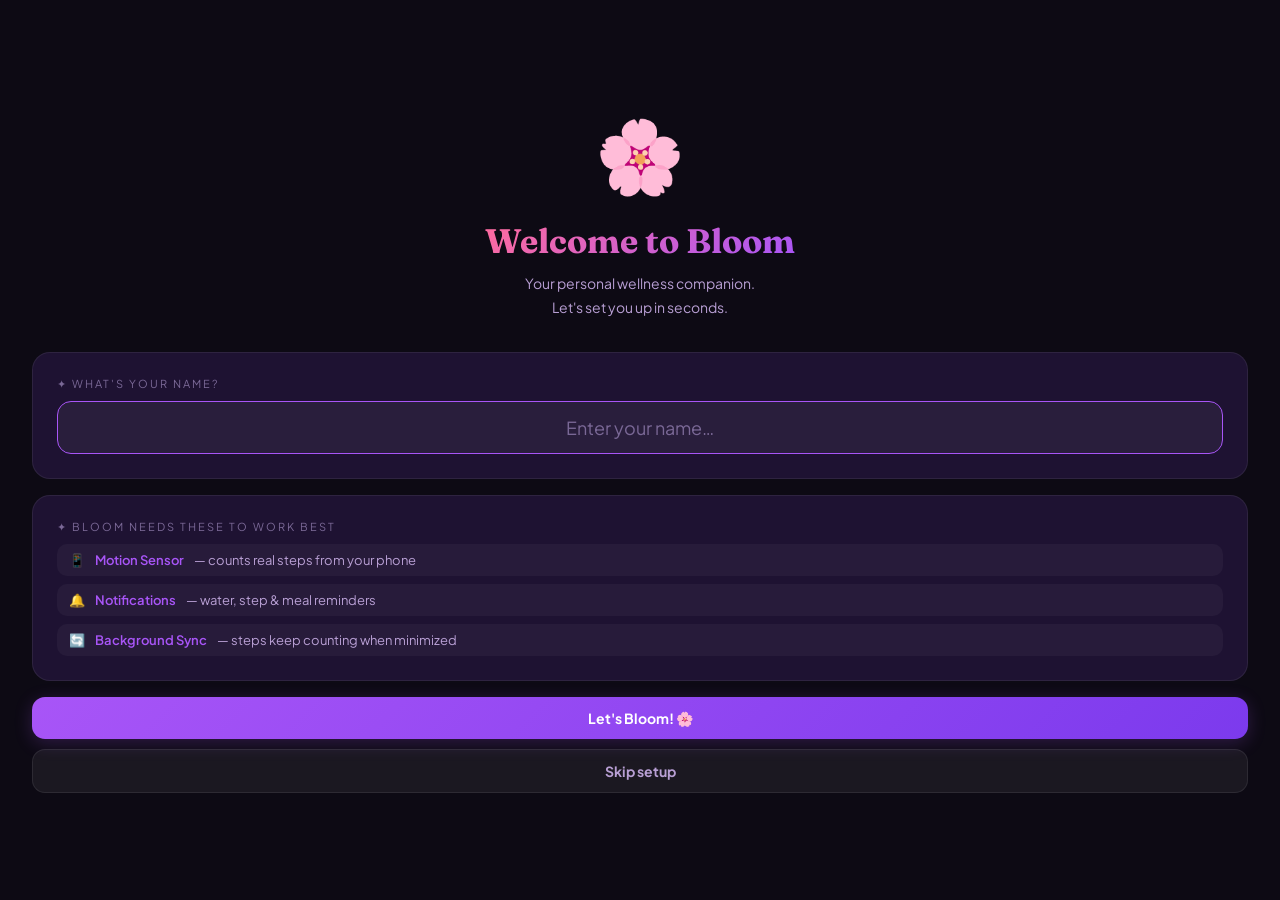
<file: Previous_versions/version-1/index.html>
<!DOCTYPE html>
<html lang="en">

<head>
  <meta charset="UTF-8">
  <meta name="viewport"
    content="width=device-width,initial-scale=1,maximum-scale=1,user-scalable=no,viewport-fit=cover">
  <meta name="apple-mobile-web-app-capable" content="yes">
  <meta name="apple-mobile-web-app-status-bar-style" content="black-translucent">
  <meta name="theme-color" content="#0d0a14">
  <title>Bloom — Wellness</title>
  <link
    href="https://fonts.googleapis.com/css2?family=Fraunces:ital,wght@0,300;0,600;0,700;1,400;1,600&family=Plus+Jakarta+Sans:wght@300;400;500;600;700&display=swap"
    rel="stylesheet">
  <style>
    :root {
      --bg: #0d0a14;
      --s1: #160d26;
      --s2: #1e1232;
      --card: #231642;
      --card2: #2a1a4a;
      --rose: #ff6b9d;
      --rose2: #c4507a;
      --violet: #a855f7;
      --violet2: #7c3aed;
      --mint: #34d399;
      --sky: #38bdf8;
      --gold: #fbbf24;
      --amber: #f97316;
      --text: #f0e6ff;
      --tmid: #b89fd4;
      --tsoft: #7a6896;
      --gr: rgba(255, 107, 157, .22);
      --gv: rgba(168, 85, 247, .22);
      --gm: rgba(52, 211, 153, .18);
      --r: 18px;
      --st: env(safe-area-inset-top, 0px);
      --sb: env(safe-area-inset-bottom, 0px);
    }

    *,
    *::before,
    *::after {
      box-sizing: border-box;
      margin: 0;
      padding: 0;
      -webkit-tap-highlight-color: transparent
    }

    html,
    body {
      height: 100%;
      overflow: hidden;
      position: fixed;
      width: 100%
    }

    body {
      font-family: 'Plus Jakarta Sans', sans-serif;
      background: var(--bg);
      color: var(--text);
      user-select: none;
      -webkit-user-select: none
    }

    body::before {
      content: '';
      position: fixed;
      inset: 0;
      background: radial-gradient(ellipse 70% 50% at 15% 5%, rgba(168, 85, 247, .15), transparent 55%), radial-gradient(ellipse 60% 45% at 85% 95%, rgba(255, 107, 157, .12), transparent 55%), radial-gradient(ellipse 40% 35% at 50% 50%, rgba(56, 189, 248, .06), transparent 65%);
      pointer-events: none;
      z-index: 0
    }

    /* ── ONBOARDING ── */
    #onboard {
      position: fixed;
      inset: 0;
      z-index: 9999;
      background: var(--bg);
      display: flex;
      flex-direction: column;
      align-items: center;
      justify-content: center;
      padding: 32px;
      text-align: center;
      gap: 0
    }

    #onboard.gone {
      display: none
    }

    .ob-flower {
      font-size: 72px;
      margin-bottom: 20px;
      animation: floatY 3s ease-in-out infinite
    }

    @keyframes floatY {

      0%,
      100% {
        transform: translateY(0)
      }

      50% {
        transform: translateY(-10px)
      }
    }

    .ob-title {
      font-family: 'Fraunces', serif;
      font-size: 34px;
      font-weight: 700;
      background: linear-gradient(135deg, var(--rose), var(--violet));
      -webkit-background-clip: text;
      -webkit-text-fill-color: transparent;
      background-clip: text;
      margin-bottom: 10px
    }

    .ob-sub {
      font-size: 14px;
      color: var(--tmid);
      line-height: 1.7;
      margin-bottom: 32px
    }

    .ob-card {
      background: var(--s2);
      border: 1px solid rgba(255, 255, 255, .07);
      border-radius: var(--r);
      padding: 24px;
      width: 100%;
      margin-bottom: 16px
    }

    .ob-label {
      font-size: 11px;
      letter-spacing: 2px;
      text-transform: uppercase;
      color: var(--tsoft);
      margin-bottom: 10px;
      text-align: left
    }

    .ob-input {
      width: 100%;
      padding: 14px 18px;
      background: rgba(255, 255, 255, .05);
      border: 1.5px solid rgba(255, 255, 255, .1);
      border-radius: 14px;
      color: var(--text);
      font-size: 18px;
      font-family: 'Plus Jakarta Sans', sans-serif;
      outline: none;
      text-align: center;
      transition: border-color .2s
    }

    .ob-input:focus {
      border-color: var(--violet)
    }

    .ob-input::placeholder {
      color: var(--tsoft)
    }

    .ob-step-row {
      display: flex;
      flex-direction: column;
      gap: 8px;
      text-align: left;
      margin-top: 4px
    }

    .ob-step {
      font-size: 13px;
      color: var(--tmid);
      padding: 8px 12px;
      background: rgba(255, 255, 255, .04);
      border-radius: 10px;
      display: flex;
      align-items: center;
      gap: 10px
    }

    .ob-step span {
      color: var(--violet);
      font-weight: 600
    }

    /* ── SHELL ── */
    .shell {
      position: relative;
      z-index: 1;
      height: 100%;
      display: flex;
      flex-direction: column;
      padding-top: var(--st);
      padding-bottom: var(--sb)
    }

    /* ── HEADER ── */
    .hdr {
      padding: 16px 20px 8px;
      display: flex;
      align-items: center;
      justify-content: space-between;
      flex-shrink: 0
    }

    .hdr-l .hi {
      font-size: 11px;
      letter-spacing: 2.5px;
      text-transform: uppercase;
      color: var(--tsoft)
    }

    .hdr-l .hn {
      font-family: 'Fraunces', serif;
      font-size: 24px;
      font-weight: 600;
      line-height: 1.2
    }

    .hn em {
      color: var(--rose);
      font-style: italic
    }

    .hdr-r {
      display: flex;
      align-items: center;
      gap: 8px
    }

    .icon-btn {
      width: 40px;
      height: 40px;
      border-radius: 50%;
      border: 1px solid rgba(255, 255, 255, .08);
      background: var(--card);
      display: flex;
      align-items: center;
      justify-content: center;
      font-size: 18px;
      cursor: pointer;
      transition: all .2s;
      position: relative
    }

    .icon-btn:active {
      transform: scale(.9)
    }

    .notif-dot {
      position: absolute;
      top: 5px;
      right: 5px;
      width: 8px;
      height: 8px;
      background: var(--rose);
      border-radius: 50%;
      border: 1.5px solid var(--bg);
      display: none
    }

    .notif-dot.on {
      display: block
    }

    .live-pill {
      display: none;
      align-items: center;
      gap: 5px;
      padding: 4px 10px;
      background: rgba(52, 211, 153, .1);
      border: 1px solid rgba(52, 211, 153, .2);
      border-radius: 99px;
      font-size: 10px;
      font-weight: 700;
      color: var(--mint);
      letter-spacing: 1px;
      text-transform: uppercase
    }

    .live-pulse {
      width: 6px;
      height: 6px;
      border-radius: 50%;
      background: var(--mint);
      animation: pu 1.4s infinite
    }

    @keyframes pu {

      0%,
      100% {
        opacity: 1;
        transform: scale(1)
      }

      50% {
        opacity: .6;
        transform: scale(1.4)
      }
    }

    /* ── NAV ── */
    .nav {
      padding: 6px 20px 10px;
      overflow-x: auto;
      display: flex;
      gap: 7px;
      flex-shrink: 0;
      scrollbar-width: none
    }

    .nav::-webkit-scrollbar {
      display: none
    }

    .pill {
      flex-shrink: 0;
      padding: 7px 16px;
      border-radius: 99px;
      font-size: 12px;
      font-weight: 600;
      font-family: 'Plus Jakarta Sans', sans-serif;
      border: 1.5px solid rgba(255, 255, 255, .07);
      background: var(--card);
      color: var(--tmid);
      cursor: pointer;
      transition: all .22s
    }

    .pill.active {
      background: var(--violet);
      color: #fff;
      border-color: var(--violet);
      box-shadow: 0 0 22px var(--gv)
    }

    .pill:active {
      transform: scale(.94)
    }

    /* ── PAGES ── */
    .pages {
      flex: 1;
      overflow: hidden;
      position: relative
    }

    .page {
      position: absolute;
      inset: 0;
      overflow-y: auto;
      overflow-x: hidden;
      padding: 6px 18px 28px;
      opacity: 0;
      pointer-events: none;
      transition: opacity .28s ease;
      -webkit-overflow-scrolling: touch;
      scrollbar-width: none
    }

    .page::-webkit-scrollbar {
      display: none
    }

    .page.active {
      opacity: 1;
      pointer-events: auto
    }

    /* ── CARDS ── */
    .card {
      background: var(--card);
      border-radius: var(--r);
      padding: 18px;
      margin-bottom: 13px;
      border: 1px solid rgba(255, 255, 255, .05);
      position: relative;
      overflow: hidden
    }

    .clabel {
      font-size: 10px;
      letter-spacing: 2px;
      text-transform: uppercase;
      color: var(--tsoft);
      margin-bottom: 13px;
      display: flex;
      align-items: center;
      gap: 7px
    }

    /* ── STEP HERO ── */
    .step-hero {
      background: linear-gradient(145deg, #1b0d35, #2c1558);
      border-radius: var(--r);
      padding: 20px 18px 16px;
      margin-bottom: 13px;
      border: 1px solid rgba(168, 85, 247, .18);
      position: relative;
      overflow: hidden
    }

    .hero-bg-ring {
      position: absolute;
      top: -60%;
      left: -30%;
      width: 160%;
      height: 220%;
      background: conic-gradient(from 180deg at 50% 50%, transparent 60%, rgba(168, 85, 247, .06) 100%);
      animation: spin 25s linear infinite;
      pointer-events: none
    }

    @keyframes spin {
      to {
        transform: rotate(360deg)
      }
    }

    .ring-row {
      display: flex;
      align-items: center;
      gap: 18px;
      position: relative;
      z-index: 1
    }

    .ring-wrap {
      position: relative;
      width: 128px;
      height: 128px;
      flex-shrink: 0
    }

    .rsvg {
      width: 128px;
      height: 128px;
      transform: rotate(-90deg)
    }

    .rbg {
      fill: none;
      stroke: rgba(255, 255, 255, .06);
      stroke-width: 12
    }

    .rfill {
      fill: none;
      stroke: url(#rg);
      stroke-width: 12;
      stroke-linecap: round;
      stroke-dasharray: 334;
      stroke-dashoffset: 334;
      transition: stroke-dashoffset .9s cubic-bezier(.4, 0, .2, 1);
      filter: drop-shadow(0 0 10px rgba(255, 107, 157, .5))
    }

    .ring-inner {
      position: absolute;
      inset: 0;
      display: flex;
      flex-direction: column;
      align-items: center;
      justify-content: center
    }

    .rcount {
      font-family: 'Fraunces', serif;
      font-size: 28px;
      font-weight: 700;
      line-height: 1;
      transition: all .2s
    }

    .runit {
      font-size: 10px;
      color: var(--tsoft);
      letter-spacing: 1px;
      text-transform: uppercase;
      margin-top: 2px
    }

    .step-meta {
      flex: 1
    }

    .spct {
      font-family: 'Fraunces', serif;
      font-size: 44px;
      font-weight: 700;
      background: linear-gradient(135deg, var(--rose), var(--violet));
      -webkit-background-clip: text;
      -webkit-text-fill-color: transparent;
      background-clip: text;
      line-height: 1
    }

    .sgoal {
      font-size: 12px;
      color: var(--tsoft);
      margin: 3px 0 8px
    }

    .smsg {
      font-size: 13px;
      color: var(--tmid);
      line-height: 1.5
    }

    .sensor-bar {
      display: flex;
      align-items: center;
      gap: 8px;
      margin-top: 13px;
      padding: 10px 13px;
      background: rgba(255, 255, 255, .04);
      border-radius: 12px;
      font-size: 12px;
      color: var(--tmid);
      position: relative;
      z-index: 1
    }

    .sdot {
      width: 8px;
      height: 8px;
      border-radius: 50%;
      background: var(--tsoft);
      flex-shrink: 0;
      transition: background .3s
    }

    .sdot.active {
      background: var(--mint);
      box-shadow: 0 0 7px var(--gm);
      animation: pu 2s infinite
    }

    .sdot.denied {
      background: var(--rose)
    }

    .sbtn {
      margin-left: auto;
      padding: 5px 13px;
      border-radius: 99px;
      border: 1px solid rgba(168, 85, 247, .4);
      background: rgba(168, 85, 247, .12);
      color: var(--violet);
      font-size: 11px;
      font-weight: 700;
      cursor: pointer;
      font-family: 'Plus Jakarta Sans', sans-serif;
      transition: all .2s;
      white-space: nowrap
    }

    .sbtn:active {
      transform: scale(.93)
    }

    /* ── STATS GRID ── */
    .sgrid {
      display: grid;
      grid-template-columns: 1fr 1fr;
      gap: 10px;
      margin-bottom: 13px
    }

    .mstat {
      background: var(--card);
      border-radius: 16px;
      padding: 14px;
      border: 1px solid rgba(255, 255, 255, .05);
      text-align: center
    }

    .msi {
      font-size: 26px;
      margin-bottom: 6px
    }

    .msv {
      font-family: 'Fraunces', serif;
      font-size: 23px;
      line-height: 1
    }

    .msl {
      font-size: 10px;
      color: var(--tsoft);
      text-transform: uppercase;
      letter-spacing: 1px;
      margin-top: 3px
    }

    /* ── WATER ── */
    .wrow {
      display: flex;
      align-items: center;
      gap: 16px;
      margin-bottom: 14px
    }

    .warc {
      position: relative;
      width: 88px;
      height: 88px;
      flex-shrink: 0
    }

    .wsvg {
      width: 88px;
      height: 88px;
      transform: rotate(-90deg)
    }

    .wbg {
      fill: none;
      stroke: rgba(56, 189, 248, .1);
      stroke-width: 10
    }

    .wfill {
      fill: none;
      stroke: var(--sky);
      stroke-width: 10;
      stroke-linecap: round;
      stroke-dasharray: 220;
      stroke-dashoffset: 220;
      transition: stroke-dashoffset .6s ease;
      filter: drop-shadow(0 0 6px rgba(56, 189, 248, .35))
    }

    .warc-inner {
      position: absolute;
      inset: 0;
      display: flex;
      flex-direction: column;
      align-items: center;
      justify-content: center
    }

    .wml {
      font-family: 'Fraunces', serif;
      font-size: 17px;
      font-weight: 700;
      color: var(--sky)
    }

    .wsub2 {
      font-size: 9px;
      color: var(--tsoft);
      text-transform: uppercase;
      letter-spacing: 1px
    }

    .wbig {
      font-family: 'Fraunces', serif;
      font-size: 36px;
      color: var(--sky);
      line-height: 1
    }

    .wgoal {
      font-size: 12px;
      color: var(--tsoft);
      margin-top: 2px
    }

    .wpct {
      font-size: 13px;
      color: var(--tmid);
      margin-top: 4px
    }

    .ggrid {
      display: grid;
      grid-template-columns: repeat(4, 1fr);
      gap: 9px;
      margin-top: 4px
    }

    .gbtn {
      aspect-ratio: 1;
      border-radius: 13px;
      border: 1.5px solid rgba(56, 189, 248, .13);
      background: rgba(56, 189, 248, .05);
      display: flex;
      flex-direction: column;
      align-items: center;
      justify-content: center;
      cursor: pointer;
      transition: all .3s cubic-bezier(.4, 0, .2, 1);
      font-size: 22px;
      position: relative;
      overflow: hidden
    }

    .gbtn.filled {
      background: rgba(56, 189, 248, .18);
      border-color: var(--sky);
      box-shadow: 0 0 14px rgba(56, 189, 248, .18)
    }

    .gbtn:active {
      transform: scale(.88)
    }

    .gfill {
      position: absolute;
      bottom: 0;
      left: 0;
      right: 0;
      background: linear-gradient(to top, rgba(56, 189, 248, .28), transparent);
      height: 0%;
      transition: height .5s ease
    }

    .gbtn.filled .gfill {
      height: 100%
    }

    .gnum {
      font-size: 9px;
      color: var(--tsoft);
      position: relative;
      z-index: 1;
      margin-top: 2px
    }

    /* ── CALORIES BANNER ── */
    .cban {
      background: linear-gradient(135deg, #280a3a, #1a0d2e);
      border-radius: var(--r);
      padding: 16px;
      margin-bottom: 13px;
      display: flex;
      border: 1px solid rgba(255, 107, 157, .13)
    }

    .cbox {
      flex: 1;
      text-align: center
    }

    .cbox+.cbox {
      border-left: 1px solid rgba(255, 255, 255, .07)
    }

    .cbv {
      font-family: 'Fraunces', serif;
      font-size: 26px;
      line-height: 1
    }

    .cbv.rose {
      color: var(--rose)
    }

    .cbv.mint {
      color: var(--mint)
    }

    .cbv.gold {
      color: var(--gold)
    }

    .cbl {
      font-size: 9px;
      color: var(--tsoft);
      text-transform: uppercase;
      letter-spacing: 1px;
      margin-top: 4px
    }

    /* ── MEALS ── */
    .meal-item {
      display: flex;
      align-items: center;
      gap: 11px;
      padding: 11px 0;
      border-bottom: 1px solid rgba(255, 255, 255, .04)
    }

    .meal-item:last-child {
      border-bottom: none
    }

    .memi {
      width: 42px;
      height: 42px;
      border-radius: 12px;
      background: rgba(255, 255, 255, .05);
      display: flex;
      align-items: center;
      justify-content: center;
      font-size: 21px;
      flex-shrink: 0
    }

    .minfo {
      flex: 1;
      min-width: 0
    }

    .mname {
      font-size: 14px;
      font-weight: 500;
      white-space: nowrap;
      overflow: hidden;
      text-overflow: ellipsis
    }

    .mtime {
      font-size: 11px;
      color: var(--tsoft);
      margin-top: 1px
    }

    .mcal {
      font-size: 13px;
      font-weight: 700;
      color: var(--rose)
    }

    .delbtn {
      background: none;
      border: none;
      color: var(--tsoft);
      font-size: 20px;
      cursor: pointer;
      padding: 3px;
      line-height: 1;
      transition: color .2s
    }

    .delbtn:hover {
      color: var(--rose)
    }

    /* ── DOCTOR PLAN EDITOR ── */
    .plan-item {
      display: flex;
      gap: 11px;
      align-items: flex-start;
      padding: 12px;
      background: rgba(255, 255, 255, .03);
      border-radius: 13px;
      margin-bottom: 8px;
      position: relative
    }

    .plan-icon {
      font-size: 24px;
      flex-shrink: 0;
      padding-top: 2px
    }

    .plan-body {
      flex: 1;
      min-width: 0
    }

    .plan-meal {
      font-size: 10px;
      font-weight: 700;
      letter-spacing: 1.5px;
      text-transform: uppercase;
      margin-bottom: 3px
    }

    .plan-name {
      font-size: 14px;
      font-weight: 500
    }

    .plan-desc {
      font-size: 12px;
      color: var(--tmid);
      margin-top: 2px
    }

    .plan-kcal {
      font-size: 11px;
      color: var(--tsoft);
      margin-top: 2px
    }

    .plan-edit-btn {
      position: absolute;
      top: 10px;
      right: 10px;
      background: rgba(168, 85, 247, .12);
      border: 1px solid rgba(168, 85, 247, .25);
      color: var(--violet);
      font-size: 11px;
      font-weight: 600;
      padding: 4px 10px;
      border-radius: 8px;
      cursor: pointer;
      font-family: 'Plus Jakarta Sans', sans-serif;
      transition: all .2s
    }

    .plan-edit-btn:active {
      transform: scale(.93)
    }

    /* ── PLAN EDIT MODAL ── */
    .modal-backdrop {
      position: fixed;
      inset: 0;
      background: rgba(0, 0, 0, .7);
      z-index: 500;
      display: flex;
      align-items: flex-end;
      justify-content: center;
      opacity: 0;
      pointer-events: none;
      transition: opacity .3s
    }

    .modal-backdrop.open {
      opacity: 1;
      pointer-events: auto
    }

    .modal {
      background: var(--s2);
      border-radius: 24px 24px 0 0;
      padding: 24px 20px calc(24px + var(--sb));
      width: 100%;
      max-height: 85vh;
      overflow-y: auto;
      transform: translateY(100%);
      transition: transform .35s cubic-bezier(.4, 0, .2, 1)
    }

    .modal-backdrop.open .modal {
      transform: translateY(0)
    }

    .modal-title {
      font-family: 'Fraunces', serif;
      font-size: 20px;
      font-weight: 700;
      margin-bottom: 18px;
      display: flex;
      justify-content: space-between;
      align-items: center
    }

    .modal-close {
      font-size: 22px;
      cursor: pointer;
      color: var(--tsoft);
      transition: color .2s
    }

    .modal-close:hover {
      color: var(--text)
    }

    .modal-label {
      font-size: 11px;
      letter-spacing: 1.5px;
      text-transform: uppercase;
      color: var(--tsoft);
      margin-bottom: 7px
    }

    .modal-input {
      width: 100%;
      padding: 12px 14px;
      background: rgba(255, 255, 255, .05);
      border: 1.5px solid rgba(255, 255, 255, .1);
      border-radius: 12px;
      color: var(--text);
      font-size: 14px;
      font-family: 'Plus Jakarta Sans', sans-serif;
      outline: none;
      margin-bottom: 14px;
      transition: border-color .2s
    }

    .modal-input:focus {
      border-color: var(--violet)
    }

    .modal-input::placeholder {
      color: var(--tsoft)
    }

    .modal-textarea {
      width: 100%;
      padding: 12px 14px;
      background: rgba(255, 255, 255, .05);
      border: 1.5px solid rgba(255, 255, 255, .1);
      border-radius: 12px;
      color: var(--text);
      font-size: 14px;
      font-family: 'Plus Jakarta Sans', sans-serif;
      outline: none;
      margin-bottom: 14px;
      resize: none;
      min-height: 80px;
      transition: border-color .2s
    }

    .modal-textarea:focus {
      border-color: var(--violet)
    }

    /* ── SCHEDULE ── */
    .sched-item {
      display: flex;
      gap: 11px;
      align-items: flex-start;
      padding: 11px 0;
      border-bottom: 1px solid rgba(255, 255, 255, .04);
      position: relative
    }

    .sched-item:last-child {
      border-bottom: none
    }

    .sched-item.done {
      opacity: .45
    }

    .stcol {
      min-width: 56px
    }

    .stime {
      font-size: 10px;
      font-weight: 700;
      color: var(--tsoft);
      text-transform: uppercase;
      letter-spacing: .5px
    }

    .sdotc {
      width: 10px;
      height: 10px;
      border-radius: 50%;
      flex-shrink: 0;
      margin-top: 3px
    }

    .sbody {
      flex: 1;
      min-width: 0
    }

    .stitle {
      font-size: 14px;
      font-weight: 500
    }

    .ssub {
      font-size: 11px;
      color: var(--tsoft);
      margin-top: 2px;
      line-height: 1.4
    }

    .scheck {
      width: 26px;
      height: 26px;
      border-radius: 50%;
      border: 1.5px solid rgba(255, 255, 255, .12);
      display: flex;
      align-items: center;
      justify-content: center;
      font-size: 12px;
      flex-shrink: 0;
      cursor: pointer;
      transition: all .3s;
      background: transparent
    }

    .scheck.done {
      background: var(--mint);
      border-color: var(--mint);
      color: #0a2a18
    }

    .sedit-btn {
      background: rgba(168, 85, 247, .1);
      border: 1px solid rgba(168, 85, 247, .2);
      color: var(--violet);
      font-size: 10px;
      font-weight: 600;
      padding: 3px 9px;
      border-radius: 7px;
      cursor: pointer;
      font-family: 'Plus Jakarta Sans', sans-serif;
      transition: all .2s;
      flex-shrink: 0;
      margin-top: 1px
    }

    .sedit-btn:active {
      transform: scale(.92)
    }

    /* ── PROGRESS ── */
    .pbrow {
      margin-bottom: 13px
    }

    .pblabels {
      display: flex;
      justify-content: space-between;
      font-size: 12px;
      color: var(--tsoft);
      margin-bottom: 6px
    }

    .pbtrack {
      height: 8px;
      background: rgba(255, 255, 255, .06);
      border-radius: 99px;
      overflow: hidden
    }

    .pbfill {
      height: 100%;
      border-radius: 99px;
      transition: width .9s cubic-bezier(.4, 0, .2, 1)
    }

    /* ── WEIGHT ── */
    .we {
      display: flex;
      justify-content: space-between;
      align-items: center;
      padding: 10px 0;
      border-bottom: 1px solid rgba(255, 255, 255, .04)
    }

    .we:last-child {
      border-bottom: none
    }

    .wed {
      font-size: 12px;
      color: var(--tsoft)
    }

    .wev {
      font-size: 16px;
      font-weight: 600
    }

    .wedi {
      font-size: 12px;
      font-weight: 600
    }

    .wedi.down {
      color: var(--mint)
    }

    .wedi.up {
      color: var(--rose)
    }

    /* ── BMI ── */
    .bmibar {
      display: flex;
      gap: 3px;
      height: 10px;
      border-radius: 6px;
      overflow: hidden;
      margin: 12px 0 5px
    }

    .bmiseg {
      flex: 1;
      border-radius: 3px
    }

    .bmilab {
      display: flex;
      justify-content: space-between;
      font-size: 9px;
      color: var(--tsoft)
    }

    /* ── ACHIEVEMENTS ── */
    .ach {
      display: flex;
      gap: 11px;
      align-items: center;
      padding: 11px;
      border-radius: 13px;
      background: rgba(255, 255, 255, .03);
      border: 1px solid rgba(255, 255, 255, .05);
      margin-bottom: 8px;
      transition: all .3s
    }

    .ach.earned {
      background: rgba(52, 211, 153, .07);
      border-color: rgba(52, 211, 153, .13)
    }

    .achi {
      font-size: 28px
    }

    .acht {
      font-size: 14px;
      font-weight: 600
    }

    .achd {
      font-size: 11px;
      color: var(--tsoft);
      margin-top: 2px
    }

    /* ── STREAK ── */
    .srow {
      display: flex;
      gap: 7px
    }

    .sd {
      flex: 1;
      aspect-ratio: 1;
      border-radius: 10px;
      display: flex;
      flex-direction: column;
      align-items: center;
      justify-content: center;
      font-size: 9px;
      font-weight: 700;
      gap: 3px
    }

    .sd .dl {
      font-size: 9px;
      color: var(--tsoft);
      text-transform: uppercase
    }

    .sd.done {
      background: rgba(52, 211, 153, .14);
      color: var(--mint)
    }

    .sd.done .dl {
      color: rgba(52, 211, 153, .5)
    }

    .sd.today {
      background: rgba(168, 85, 247, .18);
      color: var(--violet);
      box-shadow: 0 0 0 1.5px var(--violet)
    }

    .sd.today .dl {
      color: rgba(168, 85, 247, .6)
    }

    .sd.empty {
      background: rgba(255, 255, 255, .04);
      color: var(--tsoft)
    }

    /* ── QUOTE ── */
    .qcard {
      background: linear-gradient(135deg, rgba(255, 107, 157, .13), rgba(168, 85, 247, .1));
      border: 1px solid rgba(255, 107, 157, .18);
      border-radius: var(--r);
      padding: 18px;
      margin-bottom: 13px;
      text-align: center
    }

    .qt {
      font-family: 'Fraunces', serif;
      font-size: 16px;
      font-style: italic;
      line-height: 1.55;
      margin-bottom: 7px
    }

    .qby {
      font-size: 10px;
      letter-spacing: 2px;
      text-transform: uppercase;
      color: var(--tsoft)
    }

    /* ── DOCTOR CARD ── */
    .doccard {
      background: linear-gradient(135deg, rgba(108, 40, 160, .28), rgba(40, 15, 80, .35));
      border: 1px solid rgba(168, 85, 247, .18);
      border-radius: var(--r);
      padding: 16px;
      margin-bottom: 13px;
      display: flex;
      gap: 13px;
      align-items: center
    }

    .docav {
      width: 50px;
      height: 50px;
      border-radius: 50%;
      background: rgba(168, 85, 247, .18);
      display: flex;
      align-items: center;
      justify-content: center;
      font-size: 24px;
      flex-shrink: 0
    }

    .docname {
      font-weight: 700;
      font-size: 14px;
      margin-bottom: 3px
    }

    .docq {
      font-size: 12px;
      color: var(--tmid);
      line-height: 1.5;
      font-style: italic
    }

    /* ── REMINDERS ── */
    .ri {
      display: flex;
      justify-content: space-between;
      align-items: center;
      padding: 11px 0;
      border-bottom: 1px solid rgba(255, 255, 255, .04)
    }

    .ri:last-child {
      border-bottom: none
    }

    .rit {
      font-size: 14px;
      font-weight: 500
    }

    .rim {
      font-size: 11px;
      color: var(--tsoft);
      margin-top: 2px
    }

    /* ── TOGGLE ── */
    .tog {
      width: 44px;
      height: 25px;
      background: rgba(255, 255, 255, .08);
      border-radius: 13px;
      position: relative;
      cursor: pointer;
      transition: background .3s;
      flex-shrink: 0
    }

    .tog.on {
      background: var(--mint)
    }

    .tok {
      width: 19px;
      height: 19px;
      background: #fff;
      border-radius: 50%;
      position: absolute;
      top: 3px;
      left: 3px;
      transition: transform .3s cubic-bezier(.4, 0, .2, 1);
      box-shadow: 0 2px 5px rgba(0, 0, 0, .3)
    }

    .tog.on .tok {
      transform: translateX(19px)
    }

    /* ── BUTTONS ── */
    .btn {
      padding: 12px 20px;
      border: none;
      border-radius: 13px;
      font-size: 14px;
      font-weight: 700;
      cursor: pointer;
      font-family: 'Plus Jakarta Sans', sans-serif;
      transition: all .2s
    }

    .btn:active {
      transform: scale(.95)
    }

    .bv {
      background: linear-gradient(135deg, var(--violet), var(--violet2));
      color: #fff;
      box-shadow: 0 4px 18px var(--gv)
    }

    .br {
      background: linear-gradient(135deg, var(--rose), var(--rose2));
      color: #fff;
      box-shadow: 0 4px 18px var(--gr)
    }

    .bg {
      background: rgba(255, 255, 255, .06);
      color: var(--tmid);
      border: 1px solid rgba(255, 255, 255, .08)
    }

    .bsm {
      padding: 8px 15px;
      font-size: 12px;
      border-radius: 10px
    }

    .bfull {
      width: 100%
    }

    /* ── FORM INPUTS ── */
    .fi {
      flex: 1;
      padding: 11px 13px;
      background: rgba(255, 255, 255, .05);
      border: 1.5px solid rgba(255, 255, 255, .08);
      border-radius: 11px;
      color: var(--text);
      font-size: 14px;
      font-family: 'Plus Jakarta Sans', sans-serif;
      outline: none;
      -webkit-appearance: none;
      transition: border-color .2s
    }

    .fi:focus {
      border-color: var(--violet)
    }

    .fi::placeholder {
      color: var(--tsoft)
    }

    .fsel {
      padding: 11px 13px;
      background: rgba(255, 255, 255, .05);
      border: 1.5px solid rgba(255, 255, 255, .08);
      border-radius: 11px;
      color: var(--text);
      font-size: 14px;
      font-family: 'Plus Jakarta Sans', sans-serif;
      outline: none;
      cursor: pointer
    }

    option {
      background: #231642
    }

    .frow {
      display: flex;
      gap: 8px;
      margin-bottom: 10px
    }

    .aform {
      background: var(--card2);
      border-radius: 14px;
      padding: 14px;
      margin-top: 9px;
      display: none
    }

    /* ── MACRO BARS ── */
    .mbars {
      display: flex;
      gap: 8px
    }

    .mbc {
      flex: 1;
      text-align: center
    }

    .mbw {
      height: 54px;
      background: rgba(255, 255, 255, .04);
      border-radius: 8px;
      position: relative;
      overflow: hidden;
      margin-bottom: 5px
    }

    .mbf {
      position: absolute;
      bottom: 0;
      left: 0;
      right: 0;
      border-radius: 8px 8px 0 0;
      transition: height .8s ease
    }

    .mbn {
      font-size: 10px;
      color: var(--tsoft)
    }

    .mbvv {
      font-size: 12px;
      font-weight: 600
    }

    /* ── TOAST ── */
    .toast {
      position: fixed;
      top: calc(var(--st) + 14px);
      left: 50%;
      transform: translateX(-50%) translateY(-110px);
      background: rgba(255, 255, 255, .95);
      color: #1a0f2e;
      padding: 11px 22px;
      border-radius: 99px;
      font-size: 13px;
      font-weight: 700;
      z-index: 9999;
      transition: transform .38s cubic-bezier(.4, 0, .2, 1);
      white-space: normal;
      max-width: 86vw;
      text-align: center;
      box-shadow: 0 8px 32px rgba(0, 0, 0, .45)
    }

    .toast.show {
      transform: translateX(-50%) translateY(0)
    }

    /* ── MISC ── */
    .slbl {
      font-size: 10px;
      letter-spacing: 2px;
      text-transform: uppercase;
      color: var(--tsoft);
      margin: 14px 0 9px 2px
    }

    .badge {
      display: inline-flex;
      align-items: center;
      gap: 4px;
      padding: 3px 10px;
      border-radius: 99px;
      font-size: 11px;
      font-weight: 700
    }

    .bm {
      background: rgba(52, 211, 153, .13);
      color: var(--mint)
    }

    .bro {
      background: rgba(255, 107, 157, .13);
      color: var(--rose)
    }

    .bgo {
      background: rgba(251, 191, 36, .13);
      color: var(--gold)
    }

    .bvi {
      background: rgba(168, 85, 247, .13);
      color: var(--violet)
    }
  </style>
</head>

<body>

  <!-- ══════════════ ONBOARDING ══════════════ -->
  <div id="onboard">
    <div class="ob-flower">🌸</div>
    <div class="ob-title">Welcome to Bloom</div>
    <div class="ob-sub">Your personal wellness companion.<br>Let's set you up in seconds.</div>
    <div class="ob-card">
      <div class="ob-label">✦ What's your name?</div>
      <input class="ob-input" id="obName" placeholder="Enter your name…" autocomplete="off" autocorrect="off"
        spellcheck="false">
    </div>
    <div class="ob-card">
      <div class="ob-label">✦ Bloom needs these to work best</div>
      <div class="ob-step-row">
        <div class="ob-step">📱 <span>Motion Sensor</span> — counts real steps from your phone</div>
        <div class="ob-step">🔔 <span>Notifications</span> — water, step & meal reminders</div>
        <div class="ob-step">🔄 <span>Background Sync</span> — steps keep counting when minimized</div>
      </div>
    </div>
    <button class="btn bv bfull" style="margin-bottom:10px" onclick="startApp()">Let's Bloom! 🌸</button>
    <button class="btn bg bfull" onclick="skipOnboard()">Skip setup</button>
  </div>

  <!-- ══════════════ MAIN APP ══════════════ -->
  <div class="shell" id="mainApp" style="display:none">

    <div class="hdr">
      <div class="hdr-l">
        <div class="hi">✦ YOUR WELLNESS</div>
        <div class="hn">Hello, <em id="hdrName">Mama</em> 🌸</div>
      </div>
      <div class="hdr-r">
        <div class="live-pill" id="livePill">
          <div class="live-pulse"></div>LIVE
        </div>
        <div class="icon-btn" onclick="testNotif()">🔔<div class="notif-dot" id="ndot"></div>
        </div>
      </div>
    </div>

    <div class="nav">
      <div class="pill active" onclick="goPage('home',this)">🏠 Home</div>
      <div class="pill" onclick="goPage('steps',this)">👟 Steps</div>
      <div class="pill" onclick="goPage('water',this)">💧 Water</div>
      <div class="pill" onclick="goPage('diet',this)">🥗 Diet</div>
      <div class="pill" onclick="goPage('schedule',this)">🗓 Schedule</div>
      <div class="pill" onclick="goPage('progress',this)">📈 Progress</div>
    </div>

    <div class="pages">

      <!-- HOME -->
      <div class="page active" id="pg-home">
        <div class="qcard">
          <div class="qt" id="quoteEl">"Every step you take is a vote for the healthier version of you."</div>
          <div class="qby">— your daily bloom ✦</div>
        </div>
        <div class="doccard">
          <div class="docav">👩‍⚕️</div>
          <div>
            <div class="docname">Dr. Priya Sharma</div>
            <div class="docq" id="tipEl">"Stay hydrated and keep moving today. I'm proud of you! 💜"</div>
          </div>
        </div>
        <div class="sgrid">
          <div class="mstat">
            <div class="msi">👟</div>
            <div class="msv" id="hs-s">0</div>
            <div class="msl">Steps</div>
          </div>
          <div class="mstat">
            <div class="msi">💧</div>
            <div class="msv" id="hs-w">0ml</div>
            <div class="msl">Water</div>
          </div>
          <div class="mstat">
            <div class="msi">🔥</div>
            <div class="msv" id="hs-c">0</div>
            <div class="msl">kcal in</div>
          </div>
          <div class="mstat">
            <div class="msi">⚡</div>
            <div class="msv" id="hs-b">0</div>
            <div class="msl">kcal out</div>
          </div>
        </div>
        <div class="card">
          <div class="clabel">🎯 Today's Goals</div>
          <div class="pbrow">
            <div class="pblabels"><span>👟 Steps</span><span id="pl-s">0/8,000</span></div>
            <div class="pbtrack">
              <div class="pbfill" id="pb-s"
                style="width:0%;background:linear-gradient(90deg,var(--rose),var(--violet))"></div>
            </div>
          </div>
          <div class="pbrow">
            <div class="pblabels"><span>💧 Water</span><span id="pl-w">0/2,000ml</span></div>
            <div class="pbtrack">
              <div class="pbfill" id="pb-w" style="width:0%;background:linear-gradient(90deg,var(--sky),#60e0ff)"></div>
            </div>
          </div>
          <div class="pbrow">
            <div class="pblabels"><span>🥗 Calories</span><span id="pl-c">0/1,500kcal</span></div>
            <div class="pbtrack">
              <div class="pbfill" id="pb-c" style="width:0%;background:linear-gradient(90deg,var(--gold),var(--amber))">
              </div>
            </div>
          </div>
        </div>
        <div class="card">
          <div class="clabel">🔥 7-Day Streak</div>
          <div class="srow" id="streakRow"></div>
        </div>
      </div>

      <!-- STEPS -->
      <div class="page" id="pg-steps">
        <svg style="position:absolute;width:0;height:0">
          <defs>
            <linearGradient id="rg" x1="0%" y1="0%" x2="100%" y2="100%">
              <stop offset="0%" stop-color="#ff6b9d" />
              <stop offset="100%" stop-color="#a855f7" />
            </linearGradient>
          </defs>
        </svg>
        <div class="step-hero">
          <div class="hero-bg-ring"></div>
          <div class="clabel" style="position:relative;z-index:1">👟 Live Step Counter</div>
          <div class="ring-row">
            <div class="ring-wrap">
              <svg class="rsvg" viewBox="0 0 108 108">
                <circle class="rbg" cx="54" cy="54" r="45" />
                <circle class="rfill" id="sring" cx="54" cy="54" r="45" />
              </svg>
              <div class="ring-inner">
                <div class="rcount" id="rcnt">0</div>
                <div class="runit">steps</div>
              </div>
            </div>
            <div class="step-meta">
              <div class="spct" id="spct">0%</div>
              <div class="sgoal">of <span id="goalLbl">8,000</span> step goal</div>
              <div class="smsg" id="smsg">Start moving — steps counted live! 🌸</div>
            </div>
          </div>
          <div class="sensor-bar">
            <div class="sdot" id="sdot"></div>
            <span id="stxt">Tap Enable to start motion tracking</span>
            <button class="sbtn" id="sbtn" onclick="toggleSensor()">Enable</button>
          </div>
        </div>
        <div class="sgrid">
          <div class="mstat">
            <div class="msi">🔥</div>
            <div class="msv" id="calBurned">0</div>
            <div class="msl">kcal Burned</div>
          </div>
          <div class="mstat">
            <div class="msi">📏</div>
            <div class="msv" id="distEl">0.0km</div>
            <div class="msl">Distance</div>
          </div>
        </div>
        <div class="card">
          <div class="clabel">🎯 Set Daily Goal</div>
          <div class="frow">
            <input class="fi" id="goalIn" placeholder="Step goal (default 8,000)" type="number" inputmode="numeric">
            <button class="btn bv bsm" onclick="setGoal()">Set</button>
          </div>
          <button class="btn bg bfull bsm" onclick="resetSteps()">↩ Reset Today's Steps</button>
        </div>
        <div class="card">
          <div class="clabel">🧠 Smart Walking Detection</div>
          <div style="font-size:13px;color:var(--tmid);line-height:1.7">
            Bloom uses a <strong style="color:var(--violet)">cadence-based algorithm</strong> — it only counts steps
            when your walking rhythm matches <strong style="color:var(--mint)">1.4–3.5 Hz</strong> (natural human
            walking pace). Car vibrations, bus rides, and random movements are <strong
              style="color:var(--rose)">automatically filtered out</strong>.<br><br>
            Keep your phone in your <strong style="color:var(--gold)">pocket or hand</strong> while walking. The app
            keeps counting even in the background.
          </div>
        </div>
      </div>

      <!-- WATER -->
      <div class="page" id="pg-water">
        <div class="card">
          <div class="clabel">💧 Hydration Tracker</div>
          <div class="wrow">
            <div class="warc">
              <svg class="wsvg" viewBox="0 0 80 80">
                <circle class="wbg" cx="40" cy="40" r="35" />
                <circle class="wfill" id="warc" cx="40" cy="40" r="35" />
              </svg>
              <div class="warc-inner">
                <div class="wml" id="wml">0</div>
                <div class="wsub2">ml</div>
              </div>
            </div>
            <div>
              <div class="wbig" id="wbig">0 ml</div>
              <div class="wgoal">Goal: 2,000 ml</div>
              <div class="wpct" id="wpct">0% hydrated 💧</div>
            </div>
          </div>
          <div style="font-size:11px;color:var(--tsoft);margin-bottom:10px">Tap a glass to log 250ml ↓</div>
          <div class="ggrid" id="ggrid"></div>
          <div style="display:flex;gap:8px;margin-top:11px">
            <button class="btn bg bsm" style="flex:1" onclick="resetWater()">Reset</button>
            <button class="btn bsm" style="flex:1;background:var(--sky);color:#0a2230;font-weight:700"
              onclick="fillWater()">Complete 🎉</button>
          </div>
        </div>
        <div class="card"
          style="background:linear-gradient(135deg,rgba(56,189,248,.08),rgba(0,0,0,0));border-color:rgba(56,189,248,.13)">
          <div class="clabel">⏰ Hydration Schedule</div>
          <div style="display:flex;flex-direction:column;gap:8px">
            <div
              style="display:flex;justify-content:space-between;align-items:center;padding:8px 0;border-bottom:1px solid rgba(255,255,255,.04)">
              <div>
                <div style="font-size:14px;font-weight:500">🌅 Wake up</div>
                <div style="font-size:11px;color:var(--tsoft)">500ml warm lemon water first thing</div>
              </div><span class="badge bm">Priority</span>
            </div>
            <div
              style="display:flex;justify-content:space-between;align-items:center;padding:8px 0;border-bottom:1px solid rgba(255,255,255,.04)">
              <div>
                <div style="font-size:14px;font-weight:500">🔔 Every 2 hours</div>
                <div style="font-size:11px;color:var(--tsoft)">1 glass (250ml) — auto reminded</div>
              </div><span class="badge bvi">Reminded</span>
            </div>
            <div style="display:flex;justify-content:space-between;align-items:center;padding:8px 0">
              <div>
                <div style="font-size:14px;font-weight:500">🏃‍♀️ Before & after walk</div>
                <div style="font-size:11px;color:var(--tsoft)">250ml each time</div>
              </div><span class="badge bgo">Important</span>
            </div>
          </div>
        </div>
      </div>

      <!-- DIET -->
      <div class="page" id="pg-diet">
        <div class="cban">
          <div class="cbox">
            <div class="cbv rose" id="dc-in">0</div>
            <div class="cbl">Consumed</div>
          </div>
          <div class="cbox">
            <div class="cbv mint" id="dc-goal">1500</div>
            <div class="cbl">Goal</div>
          </div>
          <div class="cbox">
            <div class="cbv gold" id="dc-rem">1500</div>
            <div class="cbl">Remaining</div>
          </div>
        </div>
        <div class="card">
          <div class="clabel">🧬 Macros Today</div>
          <div class="mbars">
            <div class="mbc">
              <div class="mbw">
                <div class="mbf" id="mb-c" style="height:0%;background:var(--gold)"></div>
              </div>
              <div class="mbvv" id="mv-c">0g</div>
              <div class="mbn">Carbs</div>
            </div>
            <div class="mbc">
              <div class="mbw">
                <div class="mbf" id="mb-p" style="height:0%;background:var(--rose)"></div>
              </div>
              <div class="mbvv" id="mv-p">0g</div>
              <div class="mbn">Protein</div>
            </div>
            <div class="mbc">
              <div class="mbw">
                <div class="mbf" id="mb-f" style="height:0%;background:var(--mint)"></div>
              </div>
              <div class="mbvv" id="mv-f">0g</div>
              <div class="mbn">Fat</div>
            </div>
            <div class="mbc">
              <div class="mbw">
                <div class="mbf" id="mb-fi" style="height:0%;background:var(--sky)"></div>
              </div>
              <div class="mbvv" id="mv-fi">0g</div>
              <div class="mbn">Fiber</div>
            </div>
          </div>
        </div>
        <div class="card">
          <div class="clabel">🍽️ Meal Log</div>
          <div id="mealLog"></div>
          <button class="btn br bfull" style="margin-top:11px" onclick="toggleMealForm()">+ Log a Meal</button>
          <div class="aform" id="addMealForm">
            <div class="frow"><input class="fi" id="mn" placeholder="Meal name" style="flex:2"><select class="fsel"
                id="me">
                <option value="🥣">🥣 Breakfast</option>
                <option value="🍽️">🍽️ Lunch</option>
                <option value="🌙">🌙 Dinner</option>
                <option value="🍎">🍎 Snack</option>
                <option value="🥤">🥤 Drink</option>
              </select></div>
            <div class="frow"><input class="fi" id="mc" type="number" placeholder="Calories" inputmode="numeric"><input
                class="fi" id="mcarb" type="number" placeholder="Carbs g" inputmode="numeric"></div>
            <div class="frow"><input class="fi" id="mprot" type="number" placeholder="Protein g"
                inputmode="numeric"><input class="fi" id="mfat" type="number" placeholder="Fat g" inputmode="numeric">
            </div>
            <div class="frow"><input class="fi" id="mfib" type="number" placeholder="Fiber g" inputmode="numeric"></div>
            <button class="btn br bfull" onclick="addMeal()">Add to Log ✓</button>
          </div>
        </div>

        <!-- DOCTOR PLAN — EDITABLE -->
        <div class="card">
          <div class="clabel" style="justify-content:space-between">
            <span>👩‍⚕️ Doctor's Meal Plan</span>
            <span style="font-size:10px;color:var(--violet);cursor:pointer" onclick="addPlanMeal()">+ Add Meal</span>
          </div>
          <div id="planList"></div>
        </div>
      </div>

      <!-- SCHEDULE — EDITABLE -->
      <div class="page" id="pg-schedule">
        <div class="card">
          <div class="clabel" style="justify-content:space-between">
            <span>🌸 Daily Wellness Timeline</span>
            <span style="font-size:10px;color:var(--violet);cursor:pointer" onclick="addScheduleItem()">+ Add</span>
          </div>
          <div id="schedList"></div>
        </div>
        <div class="card">
          <div class="clabel">🔔 Smart Reminders</div>
          <div id="remList"></div>
        </div>
      </div>

      <!-- PROGRESS -->
      <div class="page" id="pg-progress">
        <div class="card">
          <div class="clabel">⚖️ Weight Tracker</div>
          <div class="frow"><input class="fi" id="wIn" type="number" placeholder="Today's weight (kg)" step="0.1"
              inputmode="decimal"><button class="btn bv bsm" onclick="logWeight()">Log</button></div>
          <div id="wList"></div>
        </div>
        <div class="card">
          <div class="clabel">📊 BMI Calculator</div>
          <div class="frow"><input class="fi" id="bW" type="number" placeholder="Weight (kg)" step="0.1"
              inputmode="decimal"><input class="fi" id="bH" type="number" placeholder="Height (cm)" inputmode="numeric">
          </div>
          <button class="btn bv bfull" style="margin-bottom:13px" onclick="calcBMI()">Calculate BMI</button>
          <div id="bmiOut" style="display:none">
            <div style="text-align:center;margin-bottom:13px">
              <div style="font-family:'Fraunces',serif;font-size:50px;line-height:1" id="bmiVal">–</div>
              <div id="bmiCat" class="badge" style="margin:6px auto 0;display:inline-block">–</div>
            </div>
            <div class="bmibar">
              <div class="bmiseg" style="background:#38bdf8;flex:1.5"></div>
              <div class="bmiseg" style="background:#34d399;flex:1.5"></div>
              <div class="bmiseg" style="background:#fbbf24;flex:1.5"></div>
              <div class="bmiseg" style="background:#f97316;flex:1"></div>
              <div class="bmiseg" style="background:#ef4444;flex:1"></div>
            </div>
            <div class="bmilab"><span>&lt;18.5</span><span>18.5–25</span><span>25–30</span><span>≥30</span></div>
          </div>
        </div>
        <div class="card">
          <div class="clabel">🏆 Achievements</div>
          <div id="achList"></div>
        </div>
        <div class="card"
          style="background:linear-gradient(135deg,rgba(108,40,160,.18),rgba(20,8,40,.4));border-color:rgba(168,85,247,.14)">
          <div class="clabel">💌 Message from Dr. Priya</div>
          <div style="font-family:'Fraunces',serif;font-size:15px;font-style:italic;line-height:1.7;color:var(--tmid)">
            "Every small step matters. Consistency beats perfection. Log your meals, drink your water, and trust the
            process. I'm so proud of your journey. Keep blooming! 🌸"</div>
          <div style="font-size:11px;color:var(--tsoft);margin-top:9px">— Dr. Priya Sharma, Dietitian</div>
        </div>
      </div>

    </div><!-- /pages -->
  </div><!-- /shell -->

  <!-- ══════════════ EDIT MODAL ══════════════ -->
  <div class="modal-backdrop" id="editModal" onclick="closeModal(event)">
    <div class="modal" id="editModalInner">
      <div class="modal-title"><span id="modalTitle">Edit</span><span class="modal-close"
          onclick="closeModalDirect()">✕</span></div>
      <div id="modalBody"></div>
    </div>
  </div>

  <div class="toast" id="toast"></div>

  <!-- ══════════════ SERVICE WORKER INLINE ══════════════ -->
  <script id="swSource" type="text/plain">
const CH='bloom-sw-v1';
self.addEventListener('install',e=>{ self.skipWaiting(); });
self.addEventListener('activate',e=>{ e.waitUntil(self.clients.claim()); });

// BroadcastChannel for step sync
let bc;
try { bc = new BroadcastChannel('bloom-steps'); } catch(e){}

// Keep alive by responding to messages
self.addEventListener('message', e => {
  if(e.data && e.data.type === 'PING') {
    e.source && e.source.postMessage({type:'PONG'});
  }
});

// Push notification handler
self.addEventListener('push', e => {
  const data = e.data ? e.data.json() : {title:'Bloom 🌸', body:'Reminder!'};
  e.waitUntil(self.registration.showNotification(data.title, {
    body: data.body,
    icon: 'data:image/svg+xml,<svg xmlns="http://www.w3.org/2000/svg" viewBox="0 0 100 100"><text y=".9em" font-size="90">🌸</text></svg>',
    vibrate: [200,80,200],
    badge: 'data:image/svg+xml,<svg xmlns="http://www.w3.org/2000/svg" viewBox="0 0 100 100"><text y=".9em" font-size="90">🌸</text></svg>',
  }));
});

self.addEventListener('notificationclick', e => { e.notification.close(); });
</script>

  <script>
    // ══════════════════════════════════════════════════════
    // PERSISTENT STATE  (localStorage)
    // ══════════════════════════════════════════════════════
    const STORE_KEY = 'bloom_v4';
    let S = load();

    function defaultState() {
      return {
        userName: '',
        steps: 0,
        stepGoal: 8000,
        stepDate: today(),
        water: 0,
        waterGoal: 8,
        meals: [],
        weights: [],
        notifGranted: false,
        sensorOn: false,
        calTarget: 1500,
        planMeals: [
          { id: 1, icon: '🌅', label: 'Breakfast', labelColor: '#fbbf24', time: '7–8 AM', name: 'Oatmeal + boiled egg + green tea', kcal: 350 },
          { id: 2, icon: '🍎', label: 'Snack', labelColor: '#34d399', time: '10 AM', name: 'Seasonal fruit or a handful of nuts', kcal: 150 },
          { id: 3, icon: '☀️', label: 'Lunch', labelColor: '#ff6b9d', time: '12:30 PM', name: 'Brown rice + dal + salad + curd', kcal: 500 },
          { id: 4, icon: '🌿', label: 'Snack', labelColor: '#38bdf8', time: '4 PM', name: 'Buttermilk or fruit', kcal: 150 },
          { id: 5, icon: '🌙', label: 'Dinner', labelColor: '#a855f7', time: '7–7:30 PM', name: 'Grilled paneer/chicken + veggies + soup', kcal: 450 },
        ],
        schedule: [
          { id: 1, time: '6:00 AM', title: 'Wake up & drink water', sub: '500ml warm lemon water', e: '🌅', c: '#38bdf8', done: false },
          { id: 2, time: '6:30 AM', title: 'Morning walk / yoga', sub: '30 mins light movement', e: '🧘‍♀️', c: '#34d399', done: false },
          { id: 3, time: '7:30 AM', title: 'Healthy breakfast', sub: 'Oatmeal + egg + green tea', e: '🥣', c: '#fbbf24', done: false },
          { id: 4, time: '10:00 AM', title: 'Morning snack', sub: 'Fruit or nuts (~150 kcal)', e: '🍎', c: '#f97316', done: false },
          { id: 5, time: '10:30 AM', title: 'Water break', sub: 'Drink 1 full glass (250ml)', e: '💧', c: '#38bdf8', done: false },
          { id: 6, time: '12:30 PM', title: 'Lunch time', sub: 'Brown rice + dal + salad', e: '🍽️', c: '#fbbf24', done: false },
          { id: 7, time: '2:00 PM', title: 'Post-lunch walk', sub: '1,000–2,000 steps', e: '🚶‍♀️', c: '#34d399', done: false },
          { id: 8, time: '4:00 PM', title: 'Evening snack', sub: 'Buttermilk or fruit', e: '🌿', c: '#34d399', done: false },
          { id: 9, time: '5:30 PM', title: 'Main exercise walk', sub: 'Brisk 30-min walk (4,000+ steps)', e: '🏃‍♀️', c: '#ff6b9d', done: false },
          { id: 10, time: '7:00 PM', title: 'Relaxation stretch', sub: 'Light yoga or meditation', e: '🧘‍♀️', c: '#a855f7', done: false },
          { id: 11, time: '7:30 PM', title: 'Dinner', sub: 'Protein + veggies + soup', e: '🌙', c: '#a855f7', done: false },
          { id: 12, time: '9:30 PM', title: 'Final water check', sub: 'Finish 2L goal if needed', e: '💧', c: '#38bdf8', done: false },
          { id: 13, time: '10:00 PM', title: 'Sleep routine', sub: '7–8 hours beauty sleep 💤', e: '😴', c: '#a855f7', done: false },
        ],
        reminders: [
          { title: '💧 Hydration Reminder', time: 'Every 2 hours', on: true },
          { title: '👟 Step Goal Alert', time: '6 PM if goal not reached', on: true },
          { title: '🥗 Meal Logging', time: 'At meal times', on: true },
          { title: '💊 Vitamins Reminder', time: 'After breakfast & dinner', on: true },
          { title: '⚖️ Morning Weigh-in', time: 'Every Monday 7 AM', on: false },
          { title: '👩‍⚕️ Doctor Check-in', time: 'Monthly appointment', on: false },
        ],
      };
    }

    function load() {
      try { const d = JSON.parse(localStorage.getItem(STORE_KEY)); return d ? { ...defaultState(), ...d } : defaultState(); }
      catch (e) { return defaultState(); }
    }
    function save() { try { localStorage.setItem(STORE_KEY, JSON.stringify(S)); } catch (e) { } }
    function today() { return new Date().toDateString(); }

    // Reset steps each new day
    function checkDayReset() {
      if (S.stepDate !== today()) { S.steps = 0; S.stepDate = today(); save(); }
    }

    // ══════════════════════════════════════════════════════
    // SERVICE WORKER REGISTRATION
    // ══════════════════════════════════════════════════════
    let swReg = null;
    async function registerSW() {
      if (!('serviceWorker' in navigator)) return;
      try {
        const src = document.getElementById('swSource').textContent;
        const blob = new Blob([src], { type: 'application/javascript' });
        const url = URL.createObjectURL(blob);
        swReg = await navigator.serviceWorker.register(url, { scope: '/' });
        console.log('SW registered');
        // Keep SW alive with periodic pings
        setInterval(() => {
          if (swReg && swReg.active) swReg.active.postMessage({ type: 'PING' });
        }, 25000);
      } catch (e) { console.warn('SW reg failed:', e); }
    }

    // ══════════════════════════════════════════════════════
    // STEP COUNTING — HUMAN WALKING FILTER
    // ══════════════════════════════════════════════════════
    // Algorithm: 
    // 1. Collect raw accelerometer magnitude samples at ~50Hz
    // 2. Apply high-pass filter (remove gravity component)
    // 3. Detect peaks within 1.4–3.5 Hz cadence window (280–700ms between steps)
    // 4. Require consecutive peaks to confirm walking (not vehicle vibration)
    // Vehicle vibration is random-frequency or very fast; walking has a consistent cadence.

    let motionOn = false;
    let motionHandler = null;
    let lastPeakTime = 0;
    let prevFiltered = 0;
    let peakConfirmBuffer = []; // cadence intervals for consistency check
    const MIN_STEP_INTERVAL = 280;  // ms — max 3.5 steps/sec
    const MAX_STEP_INTERVAL = 820;  // ms — min 1.2 steps/sec (slow walk)
    const PEAK_THRESH = 1.8;        // m/s² above mean (gravity-normalised)
    const REQUIRE_CONSISTENT = 2;   // need N consistent cadence samples before counting

    let accelSamples = [];
    let rollingMean = 9.8;
    const ALPHA = 0.95; // IIR filter coefficient (gravity removal)

    function processMotion(e) {
      const ag = e.accelerationIncludingGravity;
      if (!ag) return;
      const x = ag.x || 0, y = ag.y || 0, z = ag.z || 0;
      const mag = Math.sqrt(x * x + y * y + z * z);

      // Running mean to track gravity
      rollingMean = ALPHA * rollingMean + (1 - ALPHA) * mag;
      const filtered = mag - rollingMean; // gravity-removed signal

      const now = Date.now();
      const dt = now - lastPeakTime;

      // Peak detection: zero-crossing (negative → positive) AND above threshold
      const isPeak = (prevFiltered < 0 && filtered >= 0 && filtered > PEAK_THRESH);

      if (isPeak && dt > MIN_STEP_INTERVAL) {
        if (dt < MAX_STEP_INTERVAL) {
          // Within valid walking cadence range — record interval
          peakConfirmBuffer.push(dt);
          if (peakConfirmBuffer.length > 5) peakConfirmBuffer.shift();

          // Check cadence consistency: std-dev of intervals should be low
          if (peakConfirmBuffer.length >= REQUIRE_CONSISTENT) {
            const mean = peakConfirmBuffer.reduce((a, b) => a + b, 0) / peakConfirmBuffer.length;
            const variance = peakConfirmBuffer.reduce((a, b) => a + (b - mean) ** 2, 0) / peakConfirmBuffer.length;
            const stdDev = Math.sqrt(variance);
            // Walking has consistent cadence (stdDev < 120ms), vehicle vibration is erratic
            if (stdDev < 130) {
              S.steps++;
              save();
              updateAll();
              stepMilestone();
            }
          }
        } else {
          // Gap too long (paused walking) — reset confirmation buffer
          peakConfirmBuffer = [];
        }
        lastPeakTime = now;
      }
      prevFiltered = filtered;
    }

    async function toggleSensor() {
      if (motionOn) { stopSensor(); return; }
      await startSensor();
    }

    async function startSensor() {
      // iOS 13+ permission
      if (typeof DeviceMotionEvent !== 'undefined' && typeof DeviceMotionEvent.requestPermission === 'function') {
        try {
          const p = await DeviceMotionEvent.requestPermission();
          if (p !== 'granted') { setSensorUI('denied'); showToast('Motion permission denied — try Settings > Safari > Motion'); return; }
        } catch (e) { setSensorUI('denied'); return; }
      } else if (typeof DeviceMotionEvent === 'undefined') {
        setSensorUI('unsupported');
        showToast('Motion sensor not available. Use Chrome/Safari on mobile.');
        return;
      }

      motionHandler = processMotion;
      window.addEventListener('devicemotion', motionHandler, { passive: true });
      motionOn = true;
      S.sensorOn = true;
      save();
      setSensorUI('active');
      document.getElementById('livePill').style.display = 'flex';
      showToast('✅ Step counting started! Walk & it counts automatically 🚶‍♀️');
    }

    function stopSensor() {
      if (motionHandler) window.removeEventListener('devicemotion', motionHandler);
      motionOn = false;
      S.sensorOn = false;
      save();
      setSensorUI('idle');
      document.getElementById('livePill').style.display = 'none';
      showToast('Step tracking paused');
    }

    function setSensorUI(state) {
      const dot = document.getElementById('sdot'), txt = document.getElementById('stxt'), btn = document.getElementById('sbtn');
      if (!dot) return;
      if (state === 'active') { dot.className = 'sdot active'; txt.textContent = 'Counting your steps in real-time…'; btn.textContent = 'Pause'; }
      else if (state === 'denied') { dot.className = 'sdot denied'; txt.textContent = 'Permission denied — tap to retry'; btn.textContent = 'Retry'; }
      else if (state === 'unsupported') { dot.className = 'sdot denied'; txt.textContent = 'Motion sensor not supported'; btn.textContent = 'N/A'; }
      else { dot.className = 'sdot'; txt.textContent = 'Tap to start motion tracking'; btn.textContent = 'Enable'; }
    }

    function stepMilestone() {
      const p = S.steps / S.stepGoal;
      if (S.steps % 1000 === 0 && S.steps > 0) sendNotif(`👟 ${S.steps.toLocaleString()} steps!`, 'You\'re on a roll! Keep going! 💪');
      if (p >= 1 && S.steps - 1 < S.stepGoal) { sendNotif('🎉 Step Goal Reached!', `${S.stepGoal.toLocaleString()} steps done! You're a champion! 🏆`); showToast('🎉 GOAL REACHED! Amazing, ' + S.userName + '!'); }
    }

    // Re-attach sensor on page reload if it was on
    function maybeResumeSensor() {
      if (S.sensorOn) startSensor();
    }

    // ══════════════════════════════════════════════════════
    // NOTIFICATIONS
    // ══════════════════════════════════════════════════════
    async function requestNotif() {
      if (!('Notification' in window)) return false;
      if (Notification.permission === 'granted') { S.notifGranted = true; return true; }
      const r = await Notification.requestPermission();
      S.notifGranted = r === 'granted';
      save();
      return S.notifGranted;
    }

    function sendNotif(title, body) {
      if (!S.notifGranted || Notification.permission !== 'granted') return;
      try {
        const n = new Notification(title, {
          body, vibrate: [200, 80, 200], tag: title,
          icon: 'data:image/svg+xml,<svg xmlns="http://www.w3.org/2000/svg" viewBox="0 0 100 100"><text y=".9em" font-size="90">🌸</text></svg>',
        });
        setTimeout(() => n.close(), 6000);
      } catch (e) { }
    }

    function testNotif() {
      if (!S.notifGranted) {
        requestNotif().then(ok => {
          if (ok) { document.getElementById('ndot').classList.add('on'); sendNotif('🌸 Bloom Notifications Active!', 'You\'ll get reminders to walk, drink water & eat well!'); }
          else showToast('Allow notifications in browser/OS settings 🔔');
        });
      } else {
        sendNotif('🌸 Bloom Reminder', `Keep going, ${S.userName}! Every small step counts! 💪`);
        showToast('Test notification sent! 🔔');
      }
    }

    function startReminderLoop() {
      setInterval(() => {
        const h = new Date().getHours();
        if (S.reminders[0]?.on && S.water < S.waterGoal) sendNotif('💧 Time to Drink Water!', `${S.userName}, you've had ${S.water * 250}ml. Drink one more glass! 🌊`);
      }, 2 * 60 * 60 * 1000);
      setInterval(() => {
        const h = new Date().getHours();
        if (h === 18 && S.reminders[1]?.on && S.steps < S.stepGoal) sendNotif('👟 Step Goal Reminder!', `${(S.stepGoal - S.steps).toLocaleString()} more steps to go, ${S.userName}! You can do it! 💪`);
        if (h === 7 && S.reminders[2]?.on) sendNotif('🥣 Breakfast Time!', 'Start your day with a healthy breakfast! 🌅');
        if (h === 12 && S.reminders[2]?.on) sendNotif('🍽️ Lunch Time!', 'Time for a nourishing lunch!');
        if (h === 19 && S.reminders[2]?.on) sendNotif('🌙 Dinner Time!', 'Light and healthy dinner time!');
      }, 60 * 60 * 1000);
    }

    // ══════════════════════════════════════════════════════
    // ONBOARDING
    // ══════════════════════════════════════════════════════
    async function startApp() {
      const name = document.getElementById('obName').value.trim();
      if (!name) { showToast('Please enter your name 🌸'); return; }
      S.userName = name;
      save();
      await launchApp();
      await requestNotif();
      if (S.notifGranted) {
        document.getElementById('ndot').classList.add('on');
        startReminderLoop();
        sendNotif('🌸 Welcome to Bloom, ' + name + '!', 'Your wellness journey starts now. Let\'s go! 💪');
      }
      await startSensor();
    }

    async function skipOnboard() {
      const name = document.getElementById('obName').value.trim() || 'Mama';
      S.userName = name;
      save();
      await launchApp();
    }

    async function launchApp() {
      document.getElementById('onboard').classList.add('gone');
      document.getElementById('mainApp').style.display = '';
      document.getElementById('hdrName').textContent = S.userName;
      await registerSW();
      checkDayReset();
      updateAll();
      renderSchedule();
      renderPlan();
    }

    // ══════════════════════════════════════════════════════
    // PAGE NAV
    // ══════════════════════════════════════════════════════
    function goPage(name, el) {
      document.querySelectorAll('.page').forEach(p => p.classList.remove('active'));
      document.querySelectorAll('.pill').forEach(p => p.classList.remove('active'));
      document.getElementById('pg-' + name).classList.add('active');
      el.classList.add('active');
      updateAll();
    }

    // ══════════════════════════════════════════════════════
    // STEPS
    // ══════════════════════════════════════════════════════
    function setGoal() {
      const v = parseInt(document.getElementById('goalIn').value);
      if (v >= 100) { S.stepGoal = v; document.getElementById('goalIn').value = ''; save(); updateAll(); showToast('Goal set to ' + v.toLocaleString() + ' steps! 🎯'); }
      else showToast('Please enter a valid goal (100+)');
    }
    function resetSteps() { S.steps = 0; save(); updateAll(); showToast('Steps reset 👟'); }

    // ══════════════════════════════════════════════════════
    // WATER
    // ══════════════════════════════════════════════════════
    function renderGlasses() {
      const g = document.getElementById('ggrid'); if (!g) return;
      g.innerHTML = '';
      for (let i = 0; i < S.waterGoal; i++) {
        const b = document.createElement('div');
        b.className = 'gbtn' + (i < S.water ? ' filled' : '');
        b.innerHTML = `<div class="gfill"></div><div style="position:relative;z-index:1;font-size:22px">${i < S.water ? '💧' : '🫙'}</div><div class="gnum">${(i + 1) * 250}ml</div>`;
        b.onclick = () => tapGlass(i);
        g.appendChild(b);
      }
    }
    function tapGlass(i) { S.water = (i < S.water) ? i : i + 1; save(); updateAll(); const ml = S.water * 250; if (S.water >= S.waterGoal) { showToast('🎉 Hydration goal done!'); sendNotif('💧 Hydration Complete!', S.userName + ', you drank 2L today! ✨'); } else showToast(ml + 'ml — ' + (S.waterGoal - S.water) + ' glasses left 💧'); }
    function resetWater() { S.water = 0; save(); updateAll(); showToast('Water reset 💧'); }
    function fillWater() { S.water = S.waterGoal; save(); updateAll(); showToast('🎉 Full hydration!'); sendNotif('💧 Hydration Complete!', S.userName + ', you drank 2L today! ✨'); }

    // ══════════════════════════════════════════════════════
    // MEALS
    // ══════════════════════════════════════════════════════
    function toggleMealForm() { const f = document.getElementById('addMealForm'); f.style.display = f.style.display === 'none' ? 'block' : 'none'; }

    function addMeal() {
      const name = document.getElementById('mn').value.trim();
      const cals = parseInt(document.getElementById('mc').value) || 0;
      const carbs = parseInt(document.getElementById('mcarb').value) || 0;
      const prot = parseInt(document.getElementById('mprot').value) || 0;
      const fat = parseInt(document.getElementById('mfat').value) || 0;
      const fib = parseInt(document.getElementById('mfib').value) || 0;
      const emoji = document.getElementById('me').value;
      if (!name || !cals) { showToast('Enter meal name & calories'); return; }
      const t = new Date().toLocaleTimeString('en-IN', { hour: '2-digit', minute: '2-digit' });
      S.meals.push({ name, cals, carbs, prot, fat, fib, emoji, t });
      save();
      ['mn', 'mc', 'mcarb', 'mprot', 'mfat', 'mfib'].forEach(id => document.getElementById(id).value = '');
      document.getElementById('addMealForm').style.display = 'none';
      updateAll();
      showToast(name + ' logged! (' + cals + ' kcal) 🥗');
    }

    function delMeal(i) { S.meals.splice(i, 1); save(); updateAll(); showToast('Meal removed'); }

    function renderMeals() {
      const el = document.getElementById('mealLog'); if (!el) return;
      if (!S.meals.length) { el.innerHTML = '<div style="text-align:center;padding:18px;color:var(--tsoft);font-size:13px">No meals yet — tap below to add! 🥗</div>'; return; }
      el.innerHTML = S.meals.map((m, i) => `<div class="meal-item"><div class="memi">${m.emoji}</div><div class="minfo"><div class="mname">${m.name}</div><div class="mtime">${m.t}</div></div><div class="mcal">${m.cals}kcal</div><button class="delbtn" onclick="delMeal(${i})">×</button></div>`).join('');
    }

    // ══════════════════════════════════════════════════════
    // DOCTOR PLAN — EDITABLE
    // ══════════════════════════════════════════════════════
    function renderPlan() {
      const el = document.getElementById('planList'); if (!el) return;
      if (!S.planMeals.length) { el.innerHTML = '<div style="text-align:center;padding:16px;color:var(--tsoft);font-size:13px">No plan meals yet. Tap "+ Add Meal" above!</div>'; return; }
      el.innerHTML = S.planMeals.map((m, i) => `
    <div class="plan-item">
      <div class="plan-icon">${m.icon}</div>
      <div class="plan-body">
        <div class="plan-meal" style="color:${m.labelColor}">${m.label.toUpperCase()} · ${m.time}</div>
        <div class="plan-name">${m.name}</div>
        <div class="plan-kcal">~${m.kcal} kcal</div>
      </div>
      <div style="display:flex;flex-direction:column;gap:5px;align-items:flex-end">
        <button class="plan-edit-btn" onclick="editPlanMeal(${i})">✏️ Edit</button>
        <button class="plan-edit-btn" style="background:rgba(255,107,157,.1);border-color:rgba(255,107,157,.25);color:var(--rose)" onclick="delPlanMeal(${i})">🗑 Del</button>
      </div>
    </div>`).join('');
    }

    function addPlanMeal() {
      openModal('Add Plan Meal', `
    <div class="modal-label">Meal Type</div>
    <input class="modal-input" id="pm-label" placeholder="e.g. Breakfast, Lunch, Snack">
    <div class="modal-label">Time</div>
    <input class="modal-input" id="pm-time" placeholder="e.g. 7–8 AM">
    <div class="modal-label">Meal Name / Description</div>
    <textarea class="modal-textarea" id="pm-name" placeholder="e.g. Oatmeal + boiled egg + green tea"></textarea>
    <div class="modal-label">Calories (kcal)</div>
    <input class="modal-input" id="pm-kcal" type="number" placeholder="350" inputmode="numeric">
    <div class="modal-label">Icon (emoji)</div>
    <input class="modal-input" id="pm-icon" placeholder="🍽️" maxlength="4" style="font-size:24px;text-align:center">
    <button class="btn bv bfull" onclick="savePlanMeal(-1)">Add to Plan ✓</button>
  `);
    }

    function editPlanMeal(i) {
      const m = S.planMeals[i];
      openModal('Edit Plan Meal', `
    <div class="modal-label">Meal Type</div>
    <input class="modal-input" id="pm-label" value="${m.label}">
    <div class="modal-label">Time</div>
    <input class="modal-input" id="pm-time" value="${m.time}">
    <div class="modal-label">Meal Name / Description</div>
    <textarea class="modal-textarea" id="pm-name">${m.name}</textarea>
    <div class="modal-label">Calories (kcal)</div>
    <input class="modal-input" id="pm-kcal" type="number" value="${m.kcal}" inputmode="numeric">
    <div class="modal-label">Icon (emoji)</div>
    <input class="modal-input" id="pm-icon" value="${m.icon}" maxlength="4" style="font-size:24px;text-align:center">
    <button class="btn bv bfull" onclick="savePlanMeal(${i})">Save Changes ✓</button>
  `);
    }

    function savePlanMeal(i) {
      const label = document.getElementById('pm-label').value.trim();
      const time = document.getElementById('pm-time').value.trim();
      const name = document.getElementById('pm-name').value.trim();
      const kcal = parseInt(document.getElementById('pm-kcal').value) || 0;
      const icon = document.getElementById('pm-icon').value.trim() || '🍽️';
      if (!label || !name) { showToast('Please fill in meal type and name'); return; }
      const colors = ['#fbbf24', '#34d399', '#ff6b9d', '#38bdf8', '#a855f7', '#f97316'];
      const labelColor = colors[Math.floor(Math.random() * colors.length)];
      const meal = { id: Date.now(), icon, label, labelColor, time, name, kcal };
      if (i === -1) S.planMeals.push(meal);
      else { meal.labelColor = S.planMeals[i].labelColor; S.planMeals[i] = meal; }
      save(); renderPlan(); closeModalDirect();
      showToast(i === -1 ? 'Meal added to plan! 🥗' : 'Plan meal updated! ✅');
    }

    function delPlanMeal(i) { S.planMeals.splice(i, 1); save(); renderPlan(); showToast('Plan meal removed'); }

    // ══════════════════════════════════════════════════════
    // SCHEDULE — EDITABLE
    // ══════════════════════════════════════════════════════
    function renderSchedule() {
      const sl = document.getElementById('schedList'); if (!sl) return;
      sl.innerHTML = S.schedule.map((s, i) => `
    <div class="sched-item ${s.done ? 'done' : ''}">
      <div class="stcol"><div class="stime">${s.time}</div></div>
      <div class="sdotc" style="background:${s.c};box-shadow:0 0 6px ${s.c}50"></div>
      <div class="sbody"><div class="stitle">${s.e} ${s.title}</div><div class="ssub">${s.sub}</div></div>
      <div style="display:flex;flex-direction:column;gap:4px;align-items:center">
        <div class="scheck ${s.done ? 'done' : ''}" onclick="toggleSched(${i})">✓</div>
        <button class="sedit-btn" onclick="editSchedItem(${i})">✏️</button>
      </div>
    </div>`).join('');

      const rl = document.getElementById('remList'); if (!rl) return;
      rl.innerHTML = S.reminders.map((r, i) => `
    <div class="ri">
      <div><div class="rit">${r.title}</div><div class="rim">${r.time}</div></div>
      <div class="tog ${r.on ? 'on' : ''}" onclick="toggleRem(${i})"><div class="tok"></div></div>
    </div>`).join('');
    }

    function toggleSched(i) { S.schedule[i].done = !S.schedule[i].done; save(); renderSchedule(); if (S.schedule[i].done) showToast('✅ ' + S.schedule[i].title); }
    function toggleRem(i) { S.reminders[i].on = !S.reminders[i].on; save(); renderSchedule(); showToast(S.reminders[i].on ? '🔔 Reminder on' : '🔕 Reminder off'); }

    function addScheduleItem() {
      openModal('Add Schedule Item', `
    <div class="modal-label">Time</div>
    <input class="modal-input" id="si-time" placeholder="e.g. 8:00 AM">
    <div class="modal-label">Icon (emoji)</div>
    <input class="modal-input" id="si-emoji" placeholder="🌟" maxlength="4" style="font-size:24px;text-align:center">
    <div class="modal-label">Title</div>
    <input class="modal-input" id="si-title" placeholder="Activity title">
    <div class="modal-label">Description</div>
    <textarea class="modal-textarea" id="si-sub" placeholder="Short description"></textarea>
    <button class="btn bv bfull" onclick="saveSchedItem(-1)">Add to Schedule ✓</button>
  `);
    }

    function editSchedItem(i) {
      const s = S.schedule[i];
      openModal('Edit Schedule Item', `
    <div class="modal-label">Time</div>
    <input class="modal-input" id="si-time" value="${s.time}">
    <div class="modal-label">Icon (emoji)</div>
    <input class="modal-input" id="si-emoji" value="${s.e}" maxlength="4" style="font-size:24px;text-align:center">
    <div class="modal-label">Title</div>
    <input class="modal-input" id="si-title" value="${s.title}">
    <div class="modal-label">Description</div>
    <textarea class="modal-textarea" id="si-sub">${s.sub}</textarea>
    <div style="display:flex;gap:8px;margin-top:4px">
      <button class="btn bv" style="flex:2" onclick="saveSchedItem(${i})">Save Changes ✓</button>
      <button class="btn" style="flex:1;background:rgba(255,107,157,.15);color:var(--rose);border:1px solid rgba(255,107,157,.25)" onclick="deleteSchedItem(${i})">🗑 Delete</button>
    </div>
  `);
    }

    function saveSchedItem(i) {
      const time = document.getElementById('si-time').value.trim();
      const e = document.getElementById('si-emoji').value.trim() || '📌';
      const title = document.getElementById('si-title').value.trim();
      const sub = document.getElementById('si-sub').value.trim();
      if (!time || !title) { showToast('Please fill in time and title'); return; }
      const colors = ['#38bdf8', '#34d399', '#fbbf24', '#f97316', '#ff6b9d', '#a855f7'];
      const item = { id: Date.now(), time, title, sub, e, c: colors[Math.floor(Math.random() * colors.length)], done: false };
      if (i === -1) S.schedule.push(item);
      else { item.done = S.schedule[i].done; item.c = S.schedule[i].c; S.schedule[i] = item; }
      save(); renderSchedule(); closeModalDirect();
      showToast(i === -1 ? 'Added to schedule! 🗓' : 'Schedule updated! ✅');
    }

    function deleteSchedItem(i) { S.schedule.splice(i, 1); save(); renderSchedule(); closeModalDirect(); showToast('Schedule item removed'); }

    // ══════════════════════════════════════════════════════
    // PROGRESS
    // ══════════════════════════════════════════════════════
    function logWeight() {
      const w = parseFloat(document.getElementById('wIn').value);
      if (!w || w < 20 || w > 300) { showToast('Enter a valid weight'); return; }
      const d = new Date().toLocaleDateString('en-IN', { day: '2-digit', month: 'short' });
      S.weights.unshift({ kg: w, d });
      save(); document.getElementById('wIn').value = '';
      renderWeights(); showToast('⚖️ ' + w + ' kg logged!');
    }

    function renderWeights() {
      const el = document.getElementById('wList'); if (!el) return;
      if (!S.weights.length) { el.innerHTML = '<div style="text-align:center;padding:14px;color:var(--tsoft);font-size:13px">No entries yet ⚖️</div>'; return; }
      el.innerHTML = S.weights.slice(0, 7).map((w, i) => {
        const prev = S.weights[i + 1]; let diff = '';
        if (prev) { const d = (w.kg - prev.kg).toFixed(1); diff = `<span class="wedi ${d <= 0 ? 'down' : 'up'}">${d <= 0 ? '↓' : '↑'} ${Math.abs(d)}kg</span>`; }
        return `<div class="we"><span class="wed">${w.d}</span><span class="wev">${w.kg} kg</span>${diff}</div>`;
      }).join('');
    }

    function calcBMI() {
      const w = parseFloat(document.getElementById('bW').value), h = parseFloat(document.getElementById('bH').value) / 100;
      if (!w || !h || h <= 0) { showToast('Enter valid weight and height'); return; }
      const bmi = (w / (h * h)).toFixed(1); let cat, cls;
      if (bmi < 18.5) { cat = 'Underweight'; cls = 'bvi'; } else if (bmi < 25) { cat = 'Normal ✅'; cls = 'bm'; } else if (bmi < 30) { cat = 'Overweight'; cls = 'bgo'; } else { cat = 'Obese'; cls = 'bro'; }
      document.getElementById('bmiVal').textContent = bmi;
      const c = document.getElementById('bmiCat'); c.textContent = cat; c.className = 'badge ' + cls;
      document.getElementById('bmiOut').style.display = 'block';
      showToast('BMI: ' + bmi + ' — ' + cat);
    }

    function renderAchievements() {
      const tc = S.meals.reduce((s, m) => s + m.cals, 0);
      const achs = [
        { e: '🌸', t: 'First Bloom', d: 'Started your wellness journey', ok: true },
        { e: '💧', t: 'Hydration Hero', d: 'Drank 2L of water in a day', ok: S.water >= S.waterGoal },
        { e: '👟', t: 'Step Champion', d: 'Reached your daily step goal', ok: S.steps >= S.stepGoal },
        { e: '🥗', t: 'Mindful Eater', d: 'Logged 3+ meals in a day', ok: S.meals.length >= 3 },
        { e: '⚖️', t: 'Weight Watcher', d: 'Logged weight 3 times', ok: S.weights.length >= 3 },
        { e: '🔥', t: '5K Steps', d: 'Walked 5,000+ steps in a day', ok: S.steps >= 5000 },
        { e: '⚡', t: 'Calorie Aware', d: 'Stayed within 1,500 kcal goal', ok: tc > 0 && tc <= 1500 },
        { e: '🏆', t: 'Week Warrior', d: '7-day perfect streak', ok: false },
      ];
      const el = document.getElementById('achList'); if (!el) return;
      el.innerHTML = achs.map(a => `<div class="ach ${a.ok ? 'earned' : ''}"><div class="achi">${a.e}</div><div><div class="acht">${a.t}</div><div class="achd">${a.d}</div></div><div style="font-size:18px;margin-left:auto">${a.ok ? '✅' : '🔒'}</div></div>`).join('');
    }

    function renderStreak() {
      const days = ['M', 'T', 'W', 'T', 'F', 'S', 'S']; const d = new Date().getDay(); const ti = d === 0 ? 6 : d - 1;
      const el = document.getElementById('streakRow'); if (!el) return;
      el.innerHTML = days.map((day, i) => { const cls = i === ti ? 'today' : i < ti ? 'done' : 'empty'; return `<div class="sd ${cls}"><div>${i < ti ? '✓' : i === ti ? '★' : ''}</div><div class="dl">${day}</div></div>`; }).join('');
    }

    // ══════════════════════════════════════════════════════
    // MODAL
    // ══════════════════════════════════════════════════════
    function openModal(title, bodyHTML) {
      document.getElementById('modalTitle').textContent = title;
      document.getElementById('modalBody').innerHTML = bodyHTML;
      document.getElementById('editModal').classList.add('open');
      // Focus first input
      setTimeout(() => { const fi = document.querySelector('#modalBody input,#modalBody textarea'); if (fi) fi.focus(); }, 350);
    }

    function closeModal(e) { if (e.target === document.getElementById('editModal')) closeModalDirect(); }
    function closeModalDirect() { document.getElementById('editModal').classList.remove('open'); }

    // ══════════════════════════════════════════════════════
    // MASTER UPDATE
    // ══════════════════════════════════════════════════════
    function updateAll() {
      const sp = Math.min(S.steps / S.stepGoal, 1);
      const wp = Math.min(S.water / S.waterGoal, 1);
      const tc = S.meals.reduce((s, m) => s + m.cals, 0);
      const tcarb = S.meals.reduce((s, m) => s + (m.carbs || 0), 0);
      const tprot = S.meals.reduce((s, m) => s + (m.prot || 0), 0);
      const tfat = S.meals.reduce((s, m) => s + (m.fat || 0), 0);
      const tfib = S.meals.reduce((s, m) => s + (m.fib || 0), 0);
      const cp = Math.min(tc / S.calTarget, 1);
      const burned = Math.round(S.steps * 0.042);
      const dist = (S.steps * 0.00076).toFixed(1);
      const wml = S.water * 250;

      // Step ring (circumference of r=45 = 2π×45 ≈ 283, but viewBox r=45 on 108 canvas — 2*pi*45=282.7)
      const circ = 282.7;
      sel('sring', 'stroke-dashoffset', (circ - (sp * circ)).toFixed(1));
      txt('rcnt', S.steps.toLocaleString());
      txt('spct', Math.round(sp * 100) + '%');
      txt('goalLbl', S.stepGoal.toLocaleString());
      txt('smsg', sp >= 1 ? '🎉 GOAL COMPLETE! You\'re a champion!' : sp >= 0.75 ? 'Almost there! Push a little more! 🏃‍♀️' : sp >= 0.5 ? 'Halfway! Keep going! 💪' : sp >= 0.25 ? 'Great start! Keep moving! 🌸' : 'Start moving — steps counted live! 🌸');
      txt('calBurned', burned); txt('distEl', dist + 'km');

      // Water arc (r=35, circ=219.9)
      const wcirc = 219.9;
      sel('warc', 'stroke-dashoffset', (wcirc - (wp * wcirc)).toFixed(1));
      txt('wml', wml); txt('wbig', wml + ' ml'); txt('wpct', Math.round(wp * 100) + '% hydrated 💧');

      // Home stats
      txt('hs-s', S.steps.toLocaleString()); txt('hs-w', wml + 'ml'); txt('hs-c', tc); txt('hs-b', burned);

      // Progress bars
      pw('pb-s', sp * 100); pw('pb-w', wp * 100); pw('pb-c', cp * 100);
      txt('pl-s', S.steps.toLocaleString() + '/' + S.stepGoal.toLocaleString());
      txt('pl-w', wml + '/2,000ml'); txt('pl-c', tc + '/1,500kcal');

      // Diet
      txt('dc-in', tc); txt('dc-rem', Math.max(0, S.calTarget - tc));
      ph('mb-c', Math.min(tcarb / 200 * 100, 100)); ph('mb-p', Math.min(tprot / 120 * 100, 100));
      ph('mb-f', Math.min(tfat / 60 * 100, 100)); ph('mb-fi', Math.min(tfib / 30 * 100, 100));
      txt('mv-c', tcarb + 'g'); txt('mv-p', tprot + 'g'); txt('mv-f', tfat + 'g'); txt('mv-fi', tfib + 'g');

      renderGlasses(); renderMeals(); renderWeights(); renderAchievements(); renderStreak();
      if (S.sensorOn) setSensorUI('active'); else setSensorUI('idle');
    }

    function sel(id, attr, val) { const e = document.getElementById(id); if (e) e.setAttribute(attr, val); }
    function txt(id, val) { const e = document.getElementById(id); if (e) e.textContent = val; }
    function pw(id, pct) { const e = document.getElementById(id); if (e) e.style.width = Math.min(pct, 100) + '%'; }
    function ph(id, pct) { const e = document.getElementById(id); if (e) e.style.height = Math.min(pct, 100) + '%'; }

    // ══════════════════════════════════════════════════════
    // TOAST
    // ══════════════════════════════════════════════════════
    let toastT;
    function showToast(msg) { const t = document.getElementById('toast'); t.textContent = msg; t.classList.add('show'); clearTimeout(toastT); toastT = setTimeout(() => t.classList.remove('show'), 2800); }

    // ══════════════════════════════════════════════════════
    // QUOTES & TIPS
    // ══════════════════════════════════════════════════════
    const QUOTES = ['"Every step you take is a vote for the healthier version of you."', '"Small steps every day create extraordinary results."', '"Your body is your home — keep it healthy and it will keep you strong."', '"Progress, not perfection. You are doing amazing! 💪"', '"Drink water, move your body, nourish your soul."', '"You didn\'t come this far to only come this far. 🦋"', '"A journey of a thousand miles begins with a single step."'];
    const TIPS = ['"Hit 8,000 steps and drink 2L water today. You\'ve got this! 💪"', '"Eat slowly — it helps you feel full on less food! 🥗"', '"Morning walks before breakfast burn more fat. Try it! 🌅"', '"Sleep well tonight — poor sleep increases hunger hormones 😴"', '"Protein at every meal keeps you full longer. Add egg or paneer! 🥚"', '"Consistency beats perfection every single time 🌸"'];

    // ══════════════════════════════════════════════════════
    // INIT
    // ══════════════════════════════════════════════════════
    function init() {
      // Check if user already set up
      if (S.userName) {
        document.getElementById('onboard').classList.add('gone');
        document.getElementById('mainApp').style.display = '';
        document.getElementById('hdrName').textContent = S.userName;
        checkDayReset();
        registerSW();
        if (S.notifGranted) { document.getElementById('ndot').classList.add('on'); startReminderLoop(); }
        maybeResumeSensor();
        updateAll();
        renderSchedule();
        renderPlan();
      } else {
        // Pre-fill name input in case it's a return visit
        document.getElementById('obName').focus();
      }
      document.getElementById('quoteEl').textContent = QUOTES[Math.floor(Math.random() * QUOTES.length)];
      document.getElementById('tipEl').textContent = TIPS[Math.floor(Math.random() * TIPS.length)];
    }

    // Page visibility: re-check steps date on resume
    document.addEventListener('visibilitychange', () => { if (!document.hidden) { checkDayReset(); updateAll(); } });
    // Prevent body scroll
    document.body.addEventListener('touchmove', e => { if (e.target === document.body) e.preventDefault(); }, { passive: false });

    init();
  </script>
</body>

</html>
</file>
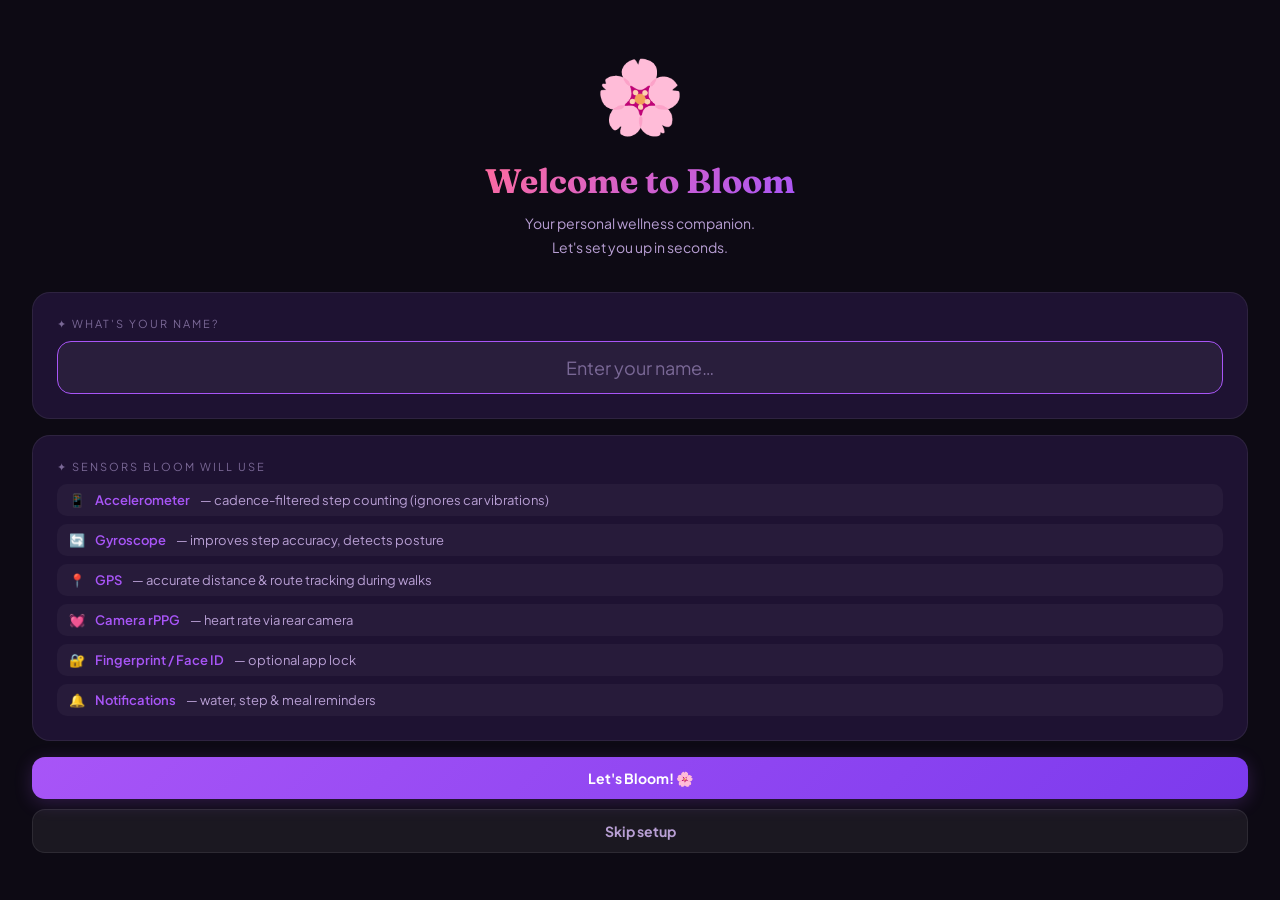
<file: Previous_versions/version-2/index.html>
<!DOCTYPE html>
<html lang="en">
<head>
  <meta charset="UTF-8">
  <meta name="viewport" content="width=device-width,initial-scale=1,maximum-scale=1,user-scalable=no,viewport-fit=cover">
  <meta name="apple-mobile-web-app-capable" content="yes">
  <meta name="apple-mobile-web-app-status-bar-style" content="black-translucent">
  <meta name="theme-color" content="#0d0a14">
  <title>Bloom — Wellness</title>
  <link href="https://fonts.googleapis.com/css2?family=Fraunces:ital,wght@0,300;0,600;0,700;1,400;1,600&family=Plus+Jakarta+Sans:wght@300;400;500;600;700&display=swap" rel="stylesheet">
  <link rel="stylesheet" href="styles.css">
</head>
<body>

<!-- ══════════════════════════════════════
     BIOMETRIC LOCK SCREEN
     (shown on app open if lock is enabled)
════════════════════════════════════════ -->
<div id="bioLock">
  <div class="bio-icon">🔐</div>
  <div class="bio-title">Bloom is Locked</div>
  <div class="bio-sub">Welcome back, <strong id="bioLockName">Mama</strong> 🌸<br>Use your fingerprint or Face ID to unlock</div>
  <button class="btn bv" style="width:220px;margin-top:8px" onclick="tryBiometricLock()">🔓 Unlock with Biometric</button>
  <div style="font-size:11px;color:var(--tsoft);margin-top:14px">Works with fingerprint & Face ID</div>
</div>

<!-- ══════════════════════════════════════
     ONBOARDING
════════════════════════════════════════ -->
<div id="onboard">
  <div class="ob-flower">🌸</div>
  <div class="ob-title">Welcome to Bloom</div>
  <div class="ob-sub">Your personal wellness companion.<br>Let's set you up in seconds.</div>
  <div class="ob-card">
    <div class="ob-label">✦ What's your name?</div>
    <input class="ob-input" id="obName" placeholder="Enter your name…" autocomplete="off" autocorrect="off" spellcheck="false">
  </div>
  <div class="ob-card">
    <div class="ob-label">✦ Sensors Bloom will use</div>
    <div class="ob-step-row">
      <div class="ob-step">📱 <span>Accelerometer</span> — cadence-filtered step counting (ignores car vibrations)</div>
      <div class="ob-step">🔄 <span>Gyroscope</span> — improves step accuracy, detects posture</div>
      <div class="ob-step">📍 <span>GPS</span> — accurate distance & route tracking during walks</div>
      <div class="ob-step">💓 <span>Camera rPPG</span> — heart rate via rear camera</div>
      <div class="ob-step">🔐 <span>Fingerprint / Face ID</span> — optional app lock</div>
      <div class="ob-step">🔔 <span>Notifications</span> — water, step & meal reminders</div>
    </div>
  </div>
  <button class="btn bv bfull" style="margin-bottom:10px" onclick="startApp()">Let's Bloom! 🌸</button>
  <button class="btn bg bfull" onclick="skipOnboard()">Skip setup</button>
</div>

<!-- ══════════════════════════════════════
     MAIN APP
════════════════════════════════════════ -->
<div class="shell" id="mainApp" style="display:none">

  <!-- HEADER -->
  <div class="hdr">
    <div class="hdr-l">
      <div class="hi">✦ YOUR WELLNESS</div>
      <div class="hn">Hello, <em id="hdrName">Mama</em> 🌸</div>
    </div>
    <div class="hdr-r">
      <div class="live-pill" id="livePill"><div class="live-pulse"></div>LIVE</div>
      <div class="icon-btn" onclick="testNotif()">🔔<div class="notif-dot" id="ndot"></div></div>
    </div>
  </div>

  <!-- NAV PILLS -->
  <div class="nav">
    <div class="pill active"  onclick="goPage('home',this)">🏠 Home</div>
    <div class="pill"         onclick="goPage('steps',this)">👟 Steps</div>
    <div class="pill"         onclick="goPage('water',this)">💧 Water</div>
    <div class="pill"         onclick="goPage('diet',this)">🥗 Diet</div>
    <div class="pill"         onclick="goPage('schedule',this)">🗓 Schedule</div>
    <div class="pill"         onclick="goPage('sensors',this)">📡 Sensors</div>
    <div class="pill"         onclick="goPage('progress',this)">📈 Progress</div>
  </div>

  <div class="pages">

    <!-- ════════ HOME ════════ -->
    <div class="page active" id="pg-home">
      <div class="qcard">
        <div class="qt" id="quoteEl">"Every step you take is a vote for the healthier version of you."</div>
        <div class="qby">— your daily bloom ✦</div>
      </div>
      <div class="doccard">
        <div class="docav">👩‍⚕️</div>
        <div>
          <div class="docname">Dr. Priya Sharma</div>
          <div class="docq" id="tipEl">"Stay hydrated and keep moving today. I'm proud of you! 💜"</div>
        </div>
      </div>
      <div class="sgrid">
        <div class="mstat"><div class="msi">👟</div><div class="msv" id="hs-s">0</div><div class="msl">Steps</div></div>
        <div class="mstat"><div class="msi">💧</div><div class="msv" id="hs-w">0ml</div><div class="msl">Water</div></div>
        <div class="mstat"><div class="msi">🔥</div><div class="msv" id="hs-c">0</div><div class="msl">kcal in</div></div>
        <div class="mstat"><div class="msi">⚡</div><div class="msv" id="hs-b">0</div><div class="msl">kcal out</div></div>
      </div>
      <div class="card">
        <div class="clabel">🎯 Today's Goals</div>
        <div class="pbrow">
          <div class="pblabels"><span>👟 Steps</span><span id="pl-s">0/8,000</span></div>
          <div class="pbtrack"><div class="pbfill" id="pb-s" style="width:0%;background:linear-gradient(90deg,var(--rose),var(--violet))"></div></div>
        </div>
        <div class="pbrow">
          <div class="pblabels"><span>💧 Water</span><span id="pl-w">0/2,000ml</span></div>
          <div class="pbtrack"><div class="pbfill" id="pb-w" style="width:0%;background:linear-gradient(90deg,var(--sky),#60e0ff)"></div></div>
        </div>
        <div class="pbrow">
          <div class="pblabels"><span>🥗 Calories</span><span id="pl-c">0/1,500kcal</span></div>
          <div class="pbtrack"><div class="pbfill" id="pb-c" style="width:0%;background:linear-gradient(90deg,var(--gold),var(--amber))"></div></div>
        </div>
      </div>
      <div class="card">
        <div class="clabel">🔥 7-Day Streak</div>
        <div class="srow" id="streakRow"></div>
      </div>
    </div>

    <!-- ════════ STEPS ════════ -->
    <div class="page" id="pg-steps">
      <svg style="position:absolute;width:0;height:0">
        <defs>
          <linearGradient id="rg" x1="0%" y1="0%" x2="100%" y2="100%">
            <stop offset="0%"   stop-color="#ff6b9d"/>
            <stop offset="100%" stop-color="#a855f7"/>
          </linearGradient>
        </defs>
      </svg>
      <div class="step-hero">
        <div class="hero-bg-ring"></div>
        <div class="clabel" style="position:relative;z-index:1;justify-content:space-between">
          <span>👟 Live Step Counter</span>
          <span id="stepConfBadge" style="font-size:10px;color:var(--mint)">Conf: 0%</span>
        </div>
        <div class="ring-row">
          <div class="ring-wrap">
            <svg class="rsvg" viewBox="0 0 108 108">
              <circle class="rbg"   cx="54" cy="54" r="45"/>
              <circle class="rfill" id="sring" cx="54" cy="54" r="45"/>
            </svg>
            <div class="ring-inner">
              <div class="rcount" id="rcnt">0</div>
              <div class="runit">steps</div>
            </div>
          </div>
          <div class="step-meta">
            <div class="spct" id="spct">0%</div>
            <div class="sgoal">of <span id="goalLbl">8,000</span> step goal</div>
            <div class="smsg" id="smsg">Start moving — vehicle filter ON 🛡️</div>
          </div>
        </div>
        <div class="sensor-bar">
          <div class="sdot" id="sdot"></div>
          <span id="stxt">Tap to start motion tracking</span>
          <button class="sbtn" id="sbtn" onclick="toggleSensor()">Enable</button>
        </div>
      </div>

      <!-- Step algorithm info -->
      <div class="card" style="background:linear-gradient(135deg,rgba(52,211,153,.06),transparent);border-color:rgba(52,211,153,.15)">
        <div class="clabel">🛡️ Vehicle Vibration Filter</div>
        <div style="font-size:13px;color:var(--tmid);line-height:1.8">
          Bloom now uses a <strong style="color:var(--mint)">dual-stage IIR filter</strong> that isolates the
          <strong style="color:var(--violet)">0.5–5 Hz walking band</strong> — stripping both gravity and
          high-frequency engine vibrations before peak detection.<br><br>
          A <strong style="color:var(--rose)">cadence consistency check</strong> requires
          <strong style="color:var(--gold)">5 consecutive rhythmic steps</strong> (σ &lt; 80ms) before counting starts —
          car road bumps and sudden jolts are <strong style="color:var(--rose)">automatically rejected</strong>.
          Gyroscope data adds an extra confidence boost for genuine walking motion.
        </div>
      </div>

      <div class="sgrid">
        <div class="mstat"><div class="msi">🔥</div><div class="msv" id="calBurned">0</div><div class="msl">kcal Burned</div></div>
        <div class="mstat"><div class="msi">📏</div><div class="msv" id="distEl">0.0km</div><div class="msl">Est. Distance</div></div>
      </div>
      <div class="card">
        <div class="clabel">🎯 Set Daily Goal</div>
        <div class="frow">
          <input class="fi" id="goalIn" placeholder="Step goal (default 8,000)" type="number" inputmode="numeric">
          <button class="btn bv bsm" onclick="setGoal()">Set</button>
        </div>
        <button class="btn bg bfull bsm" onclick="resetSteps()">↩ Reset Today's Steps</button>
      </div>
    </div>

    <!-- ════════ WATER ════════ -->
    <div class="page" id="pg-water">
      <div class="card">
        <div class="clabel">💧 Hydration Tracker</div>
        <div class="wrow">
          <div class="warc">
            <svg class="wsvg" viewBox="0 0 80 80">
              <circle class="wbg"   cx="40" cy="40" r="35"/>
              <circle class="wfill" id="warc" cx="40" cy="40" r="35"/>
            </svg>
            <div class="warc-inner"><div class="wml" id="wml">0</div><div class="wsub2">ml</div></div>
          </div>
          <div>
            <div class="wbig" id="wbig">0 ml</div>
            <div class="wgoal">Goal: 2,000 ml</div>
            <div class="wpct" id="wpct">0% hydrated 💧</div>
          </div>
        </div>
        <div style="font-size:11px;color:var(--tsoft);margin-bottom:10px">Tap a glass to log 250ml ↓</div>
        <div class="ggrid" id="ggrid"></div>
        <div style="display:flex;gap:8px;margin-top:11px">
          <button class="btn bg bsm" style="flex:1" onclick="resetWater()">Reset</button>
          <button class="btn bsk bsm" style="flex:1" onclick="fillWater()">Complete 🎉</button>
        </div>
      </div>
      <div class="card" style="background:linear-gradient(135deg,rgba(56,189,248,.08),transparent);border-color:rgba(56,189,248,.13)">
        <div class="clabel">⏰ Hydration Schedule</div>
        <div style="display:flex;flex-direction:column;gap:8px">
          <div style="display:flex;justify-content:space-between;align-items:center;padding:8px 0;border-bottom:1px solid rgba(255,255,255,.04)">
            <div><div style="font-size:14px;font-weight:500">🌅 Wake up</div><div style="font-size:11px;color:var(--tsoft)">500ml warm lemon water first thing</div></div>
            <span class="badge bm">Priority</span>
          </div>
          <div style="display:flex;justify-content:space-between;align-items:center;padding:8px 0;border-bottom:1px solid rgba(255,255,255,.04)">
            <div><div style="font-size:14px;font-weight:500">🔔 Every 2 hours</div><div style="font-size:11px;color:var(--tsoft)">1 glass (250ml) — auto reminded</div></div>
            <span class="badge bvi">Reminded</span>
          </div>
          <div style="display:flex;justify-content:space-between;align-items:center;padding:8px 0">
            <div><div style="font-size:14px;font-weight:500">🏃‍♀️ Before & after walk</div><div style="font-size:11px;color:var(--tsoft)">250ml each time</div></div>
            <span class="badge bgo">Important</span>
          </div>
        </div>
      </div>
    </div>

    <!-- ════════ DIET ════════ -->
    <div class="page" id="pg-diet">
      <div class="cban">
        <div class="cbox"><div class="cbv rose" id="dc-in">0</div><div class="cbl">Consumed</div></div>
        <div class="cbox"><div class="cbv mint" id="dc-goal">1500</div><div class="cbl">Goal</div></div>
        <div class="cbox"><div class="cbv gold" id="dc-rem">1500</div><div class="cbl">Remaining</div></div>
      </div>
      <div class="card">
        <div class="clabel">🧬 Macros Today</div>
        <div class="mbars">
          <div class="mbc"><div class="mbw"><div class="mbf" id="mb-c" style="height:0%;background:var(--gold)"></div></div><div class="mbvv" id="mv-c">0g</div><div class="mbn">Carbs</div></div>
          <div class="mbc"><div class="mbw"><div class="mbf" id="mb-p" style="height:0%;background:var(--rose)"></div></div><div class="mbvv" id="mv-p">0g</div><div class="mbn">Protein</div></div>
          <div class="mbc"><div class="mbw"><div class="mbf" id="mb-f" style="height:0%;background:var(--mint)"></div></div><div class="mbvv" id="mv-f">0g</div><div class="mbn">Fat</div></div>
          <div class="mbc"><div class="mbw"><div class="mbf" id="mb-fi" style="height:0%;background:var(--sky)"></div></div><div class="mbvv" id="mv-fi">0g</div><div class="mbn">Fiber</div></div>
        </div>
      </div>
      <div class="card">
        <div class="clabel">🍽️ Meal Log</div>
        <div id="mealLog"></div>
        <button class="btn br bfull" style="margin-top:11px" onclick="toggleMealForm()">+ Log a Meal</button>
        <div class="aform" id="addMealForm">
          <div class="frow">
            <input class="fi" id="mn" placeholder="Meal name" style="flex:2">
            <select class="fsel" id="me">
              <option value="🥣">🥣 Breakfast</option>
              <option value="🍽️">🍽️ Lunch</option>
              <option value="🌙">🌙 Dinner</option>
              <option value="🍎">🍎 Snack</option>
              <option value="🥤">🥤 Drink</option>
            </select>
          </div>
          <div class="frow">
            <input class="fi" id="mc"    type="number" placeholder="Calories"  inputmode="numeric">
            <input class="fi" id="mcarb" type="number" placeholder="Carbs g"   inputmode="numeric">
          </div>
          <div class="frow">
            <input class="fi" id="mprot" type="number" placeholder="Protein g" inputmode="numeric">
            <input class="fi" id="mfat"  type="number" placeholder="Fat g"     inputmode="numeric">
          </div>
          <div class="frow">
            <input class="fi" id="mfib"  type="number" placeholder="Fiber g"   inputmode="numeric">
          </div>
          <button class="btn br bfull" onclick="addMeal()">Add to Log ✓</button>
        </div>
      </div>
      <div class="card">
        <div class="clabel" style="justify-content:space-between">
          <span>👩‍⚕️ Doctor's Meal Plan</span>
          <span style="font-size:10px;color:var(--violet);cursor:pointer" onclick="addPlanMeal()">+ Add Meal</span>
        </div>
        <div id="planList"></div>
      </div>
    </div>

    <!-- ════════ SCHEDULE ════════ -->
    <div class="page" id="pg-schedule">
      <div class="card">
        <div class="clabel" style="justify-content:space-between">
          <span>🌸 Daily Wellness Timeline</span>
          <span style="font-size:10px;color:var(--violet);cursor:pointer" onclick="addScheduleItem()">+ Add</span>
        </div>
        <div id="schedList"></div>
      </div>
      <div class="card">
        <div class="clabel">🔔 Smart Reminders</div>
        <div id="remList"></div>
      </div>
    </div>

    <!-- ════════ SENSORS ════════ -->
    <div class="page" id="pg-sensors">

      <!-- GPS -->
      <div class="sensor-card sensor-card-gps">
        <div class="clabel">📍 GPS Route Tracking</div>
        <div class="sensor-grid">
          <div class="sensor-metric"><div class="sm-val" style="color:var(--mint)" id="gps-km">—</div><div class="sm-lbl">Distance</div></div>
          <div class="sensor-metric"><div class="sm-val" style="color:var(--sky)"  id="gps-pace">—</div><div class="sm-lbl">Pace (min/km)</div></div>
          <div class="sensor-metric"><div class="sm-val" style="color:var(--gold)" id="gps-time">—</div><div class="sm-lbl">Duration</div></div>
        </div>
        <div style="display:flex;gap:8px">
          <button class="btn bm bsm" style="flex:2" onclick="toggleGPS()"><span id="gpsBtnTxt">Start GPS</span></button>
          <button class="btn bg bsm" style="flex:1" onclick="resetGPS()">Reset</button>
        </div>
        <div style="font-size:11px;color:var(--tsoft);margin-top:9px">📍 GPS gives accurate distance vs. estimated stride-based distance on Steps tab</div>
      </div>

      <!-- Heart Rate -->
      <div class="sensor-card sensor-card-hr">
        <div class="clabel">💓 Heart Rate Monitor (Camera rPPG)</div>
        <div class="sensor-stat-row">
          <div class="hr-ring-outer">
            <div class="hr-ring-inner" id="hr-bpm">— BPM</div>
          </div>
          <div style="flex:1">
            <div class="sensor-sub" id="hr-quality">Place finger over rear camera</div>
            <div style="font-size:11px;color:var(--tsoft);margin-top:6px;line-height:1.5">
              Hold your fingertip firmly over the rear camera lens. Keep still for 20 seconds. Torch turns on automatically.
            </div>
            <button class="btn br bsm" style="margin-top:10px;width:100%" onclick="toggleHR()">
              <span id="hrBtnTxt">Start Measuring</span>
            </button>
          </div>
        </div>
        <div id="hrLog" style="margin-top:10px"></div>
      </div>

      <!-- Step Confidence -->
      <div class="sensor-card sensor-card-gyro">
        <div class="clabel">🔄 Motion Sensor Quality</div>
        <div style="display:flex;justify-content:space-between;align-items:center;margin-bottom:8px">
          <div>
            <div style="font-size:22px;font-weight:700;font-family:'Fraunces',serif" id="stepConf">0%</div>
            <div style="font-size:11px;color:var(--tsoft)">Walking confidence score</div>
          </div>
          <div style="text-align:right;font-size:12px;color:var(--tmid)">
            High = genuine walking<br>Low = vehicle / stationary
          </div>
        </div>
        <div class="conf-bar">
          <div class="conf-fill" id="confFill" style="width:0%"></div>
        </div>
        <div style="font-size:11px;color:var(--tsoft);margin-top:8px;line-height:1.6">
          Uses dual-stage IIR filter (HP + LP) + cadence σ analysis + gyroscope fusion. Requires 5 rhythmic steps before counting.
        </div>
      </div>

      <!-- Battery -->
      <div class="sensor-card sensor-card-bat">
        <div class="clabel">🔋 Battery Status</div>
        <div style="display:flex;align-items:center;gap:14px">
          <div style="font-family:'Fraunces',serif;font-size:40px;font-weight:700;color:var(--gold)" id="bat-level">—</div>
          <div>
            <div style="font-size:14px;font-weight:600" id="bat-status">Checking…</div>
            <div style="font-size:12px;color:var(--tmid);margin-top:4px" id="bat-advice">—</div>
          </div>
        </div>
        <div style="font-size:11px;color:var(--tsoft);margin-top:8px">💡 Tip: Keep battery above 20% during GPS walks for best tracking</div>
      </div>

      <!-- Ambient Light -->
      <div class="sensor-card sensor-card-light">
        <div class="clabel">☀️ Ambient Light</div>
        <div style="display:flex;align-items:center;gap:14px">
          <div style="font-family:'Fraunces',serif;font-size:36px;font-weight:700;color:var(--amber)" id="light-val">—</div>
          <div style="font-size:13px;color:var(--tmid);line-height:1.6" id="light-advice">Checking ambient light sensor…</div>
        </div>
        <div style="font-size:11px;color:var(--tsoft);margin-top:8px">Requires AmbientLightSensor API. Available on some Android Chrome browsers.</div>
      </div>

      <!-- Network Speed Monitor -->
      <div class="sensor-card" style="border-color:rgba(52,211,153,.22);background:linear-gradient(135deg,rgba(52,211,153,.07),transparent)">

        <!-- Header row with live pulse + toggle -->
        <div class="clabel" style="justify-content:space-between;margin-bottom:14px">
          <span>📡 Real-Time Network Speed</span>
          <div style="display:flex;align-items:center;gap:9px">
            <div id="netSpeedPulse" style="display:none;width:8px;height:8px;border-radius:50%;background:var(--mint);animation:pu 1.4s infinite"></div>
            <button class="sbtn" id="btnNetSpeed" onclick="toggleNetSpeed()">Start</button>
          </div>
        </div>

        <!-- Big speed number -->
        <div style="text-align:center;padding:16px 0 12px">
          <div id="netSpeedVal"
               style="font-family:'Fraunces',serif;font-size:64px;font-weight:700;color:var(--mint);line-height:1;transition:color .4s">—</div>
          <div id="netSpeedUnit"
               style="font-size:13px;color:var(--tsoft);margin-top:5px;letter-spacing:2.5px;text-transform:uppercase">Mbps</div>
          <div id="netSpeedRating"
               style="font-size:13px;color:var(--tmid);margin-top:8px;min-height:18px"></div>
        </div>

        <!-- Connection info 3-col grid -->
        <div class="sensor-grid" style="margin-bottom:16px">
          <div class="sensor-metric">
            <div class="sm-val" id="netConnType" style="color:var(--sky)">—</div>
            <div class="sm-lbl">Connection</div>
          </div>
          <div class="sensor-metric">
            <div class="sm-val" id="netRTT" style="color:var(--gold)">—</div>
            <div class="sm-lbl">Ping (ms)</div>
          </div>
          <div class="sensor-metric">
            <div class="sm-val" id="netSaveData" style="color:var(--violet)">—</div>
            <div class="sm-lbl">Data Saver</div>
          </div>
        </div>

        <!-- Speed history bar chart -->
        <div style="margin-bottom:12px">
          <div style="font-size:10px;letter-spacing:2px;text-transform:uppercase;color:var(--tsoft);margin-bottom:8px">Speed history (last 10 readings)</div>
          <div id="netSpeedBars"
               style="display:flex;align-items:flex-end;gap:5px;height:56px">
            <!-- bars rendered by updateNetSpeedUI() in app.js -->
          </div>
        </div>

        <!-- How it works -->
        <div style="background:rgba(255,255,255,.03);border-radius:12px;padding:11px 13px;margin-bottom:10px">
          <div style="font-size:11px;color:var(--tsoft);line-height:1.7">
            Downloads <strong style="color:var(--mint)">50 KB from Cloudflare's speed server</strong> every 5 seconds to measure your real download speed. Works on every mobile browser — no app or setup needed. Auto-stops when you leave this tab to save data.
          </div>
        </div>

        <!-- Status line -->
        <div id="netSpeedStatus"
             style="font-size:11px;color:var(--tsoft);text-align:center">
          Tap Start to begin monitoring
        </div>

      </div>

      <!-- Network & Device (existing basic info card) -->
      <div class="sensor-card" style="border-color:rgba(168,85,247,.15)">
        <div class="clabel">📶 Network & Device</div>
        <div class="sensor-grid">
          <div class="sensor-metric"><div class="sm-val" style="color:var(--violet)" id="net-type">—</div><div class="sm-lbl">Network</div></div>
          <div class="sensor-metric"><div class="sm-val" style="color:var(--tmid)"   id="net-save">—</div><div class="sm-lbl">Data Mode</div></div>
          <div class="sensor-metric"><div class="sm-val" style="color:var(--sky)" id="bioDevice">—</div><div class="sm-lbl">Device</div></div>
        </div>
      </div>

      <!-- Biometric Security -->
      <div class="sensor-card sensor-card-bio">
        <div class="clabel" style="justify-content:space-between">
          <span>🔐 Biometric App Lock</span>
          <div class="tog" id="bioToggle" onclick="toggleBiometric()"><div class="tok"></div></div>
        </div>
        <div style="font-size:13px;color:var(--tmid);line-height:1.7;margin-bottom:12px">
          Lock Bloom with your <strong style="color:var(--violet)">fingerprint or Face ID</strong>.
          Uses the Web Authentication API (WebAuthn) — your biometric never leaves your device.
        </div>
        <div style="display:flex;align-items:center;gap:10px">
          <div style="font-size:24px">
            🔓
          </div>
          <div>
            <div style="font-size:14px;font-weight:600" id="bioStatus">No lock enabled</div>
            <div style="font-size:11px;color:var(--tsoft);margin-top:2px">Tap the toggle to enable biometric lock</div>
          </div>
        </div>
        <div style="background:rgba(255,255,255,.04);border-radius:12px;padding:12px;margin-top:12px">
          <div style="font-size:11px;color:var(--tsoft);line-height:1.6">
            ✅ <strong style="color:var(--mint)">Android Chrome</strong> — Fingerprint scanner<br>
            ✅ <strong style="color:var(--sky)">iOS Safari 14+</strong> — Touch ID / Face ID<br>
            ✅ <strong style="color:var(--gold)">Works in normal browser mode</strong> — no desktop mode needed<br>
            ✅ Biometric data stays on device, never sent anywhere
          </div>
        </div>
      </div>

    </div><!-- /pg-sensors -->

    <!-- ════════ PROGRESS ════════ -->
    <div class="page" id="pg-progress">
      <div class="card">
        <div class="clabel">⚖️ Weight Tracker</div>
        <div class="frow">
          <input class="fi" id="wIn" type="number" placeholder="Today's weight (kg)" step="0.1" inputmode="decimal">
          <button class="btn bv bsm" onclick="logWeight()">Log</button>
        </div>
        <div id="wList"></div>
      </div>
      <div class="card">
        <div class="clabel">📊 BMI Calculator</div>
        <div class="frow">
          <input class="fi" id="bW" type="number" placeholder="Weight (kg)" step="0.1" inputmode="decimal">
          <input class="fi" id="bH" type="number" placeholder="Height (cm)" inputmode="numeric">
        </div>
        <button class="btn bv bfull" style="margin-bottom:13px" onclick="calcBMI()">Calculate BMI</button>
        <div id="bmiOut" style="display:none">
          <div style="text-align:center;margin-bottom:13px">
            <div style="font-family:'Fraunces',serif;font-size:50px;line-height:1" id="bmiVal">–</div>
            <div id="bmiCat" class="badge" style="margin:6px auto 0;display:inline-block">–</div>
          </div>
          <div class="bmibar">
            <div class="bmiseg" style="background:#38bdf8;flex:1.5"></div>
            <div class="bmiseg" style="background:#34d399;flex:1.5"></div>
            <div class="bmiseg" style="background:#fbbf24;flex:1.5"></div>
            <div class="bmiseg" style="background:#f97316;flex:1"></div>
            <div class="bmiseg" style="background:#ef4444;flex:1"></div>
          </div>
          <div class="bmilab"><span>&lt;18.5</span><span>18.5–25</span><span>25–30</span><span>≥30</span></div>
        </div>
      </div>
      <div class="card">
        <div class="clabel">🏆 Achievements</div>
        <div id="achList"></div>
      </div>
      <div class="card" style="background:linear-gradient(135deg,rgba(108,40,160,.18),rgba(20,8,40,.4));border-color:rgba(168,85,247,.14)">
        <div class="clabel">💌 Message from Dr. Priya</div>
        <div style="font-family:'Fraunces',serif;font-size:15px;font-style:italic;line-height:1.7;color:var(--tmid)">
          "Every small step matters. Consistency beats perfection. Log your meals, drink your water, and trust the process. I'm so proud of your journey. Keep blooming! 🌸"
        </div>
        <div style="font-size:11px;color:var(--tsoft);margin-top:9px">— Dr. Priya Sharma, Dietitian</div>
      </div>
    </div>

  </div><!-- /pages -->
</div><!-- /shell -->

<!-- ══════════════════════════════════════
     EDIT MODAL
════════════════════════════════════════ -->
<div class="modal-backdrop" id="editModal" onclick="closeModal(event)">
  <div class="modal" id="editModalInner">
    <div class="modal-title">
      <span id="modalTitle">Edit</span>
      <span class="modal-close" onclick="closeModalDirect()">✕</span>
    </div>
    <div id="modalBody"></div>
  </div>
</div>

<div class="toast" id="toast"></div>

<!-- ══════════════════════════════════════
     SCRIPTS (order matters)
════════════════════════════════════════ -->
<script src="auth.js"></script>
<script src="sensors.js"></script>
<script src="app.js"></script>

</body>
</html>
</file>
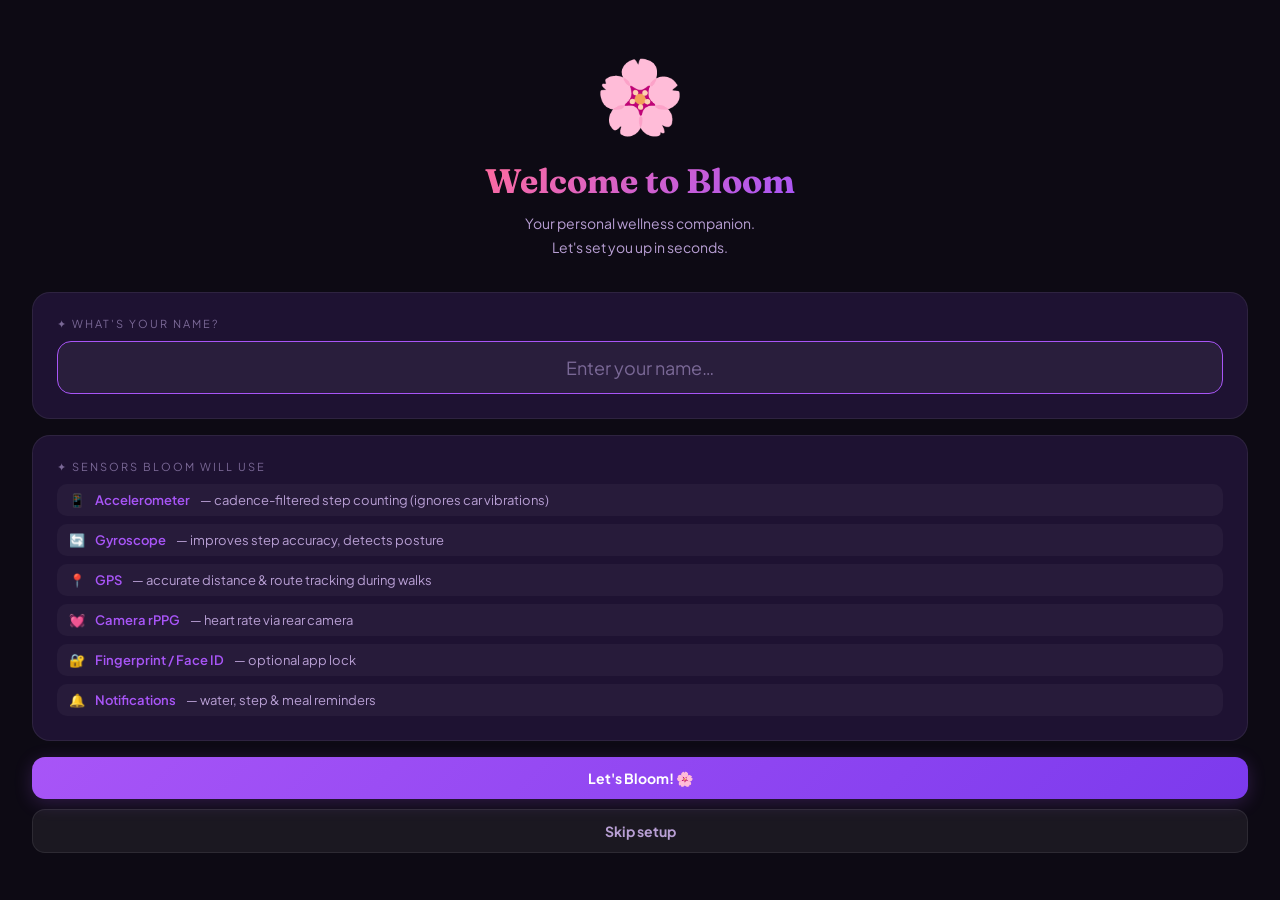
<file: Previous_versions/version-3/index.html>
<!DOCTYPE html>
<html lang="en">
<head>
  <meta charset="UTF-8">
  <meta name="viewport" content="width=device-width,initial-scale=1,maximum-scale=1,user-scalable=no,viewport-fit=cover">
  <meta name="apple-mobile-web-app-capable" content="yes">
  <meta name="apple-mobile-web-app-status-bar-style" content="black-translucent">
  <meta name="theme-color" content="#0d0a14">
  <title>Bloom — Wellness</title>
  <link href="https://fonts.googleapis.com/css2?family=Fraunces:ital,wght@0,300;0,600;0,700;1,400;1,600&family=Plus+Jakarta+Sans:wght@300;400;500;600;700&display=swap" rel="stylesheet">
  <link rel="stylesheet" href="styles.css">
</head>
<body>

<!-- ══════════════════════════════════════
     BIOMETRIC LOCK SCREEN
     (shown on app open if lock is enabled)
════════════════════════════════════════ -->
<div id="bioLock">
  <div class="bio-icon">🔐</div>
  <div class="bio-title">Bloom is Locked</div>
  <div class="bio-sub">Welcome back, <strong id="bioLockName">Mama</strong> 🌸<br>Use your fingerprint or Face ID to unlock</div>
  <button class="btn bv" style="width:220px;margin-top:8px" onclick="tryBiometricLock()">🔓 Unlock with Biometric</button>
  <div style="font-size:11px;color:var(--tsoft);margin-top:14px">Works with fingerprint & Face ID</div>
</div>

<!-- ══════════════════════════════════════
     ONBOARDING
════════════════════════════════════════ -->
<div id="onboard">
  <div class="ob-flower">🌸</div>
  <div class="ob-title">Welcome to Bloom</div>
  <div class="ob-sub">Your personal wellness companion.<br>Let's set you up in seconds.</div>
  <div class="ob-card">
    <div class="ob-label">✦ What's your name?</div>
    <input class="ob-input" id="obName" placeholder="Enter your name…" autocomplete="off" autocorrect="off" spellcheck="false">
  </div>
  <div class="ob-card">
    <div class="ob-label">✦ Sensors Bloom will use</div>
    <div class="ob-step-row">
      <div class="ob-step">📱 <span>Accelerometer</span> — cadence-filtered step counting (ignores car vibrations)</div>
      <div class="ob-step">🔄 <span>Gyroscope</span> — improves step accuracy, detects posture</div>
      <div class="ob-step">📍 <span>GPS</span> — accurate distance & route tracking during walks</div>
      <div class="ob-step">💓 <span>Camera rPPG</span> — heart rate via rear camera</div>
      <div class="ob-step">🔐 <span>Fingerprint / Face ID</span> — optional app lock</div>
      <div class="ob-step">🔔 <span>Notifications</span> — water, step & meal reminders</div>
    </div>
  </div>
  <button class="btn bv bfull" style="margin-bottom:10px" onclick="startApp()">Let's Bloom! 🌸</button>
  <button class="btn bg bfull" onclick="skipOnboard()">Skip setup</button>
</div>

<!-- ══════════════════════════════════════
     MAIN APP
════════════════════════════════════════ -->
<div class="shell" id="mainApp" style="display:none">

  <!-- HEADER -->
  <div class="hdr">
    <div class="hdr-l">
      <div class="hi">✦ YOUR WELLNESS</div>
      <div class="hn">Hello, <em id="hdrName">Mama</em> 🌸</div>
    </div>
    <div class="hdr-r">
      <div class="live-pill" id="livePill"><div class="live-pulse"></div>LIVE</div>
      <div class="icon-btn" onclick="testNotif()">🔔<div class="notif-dot" id="ndot"></div></div>
    </div>
  </div>

  <!-- NAV PILLS -->
  <div class="nav">
    <div class="pill active"  onclick="goPage('home',this)">🏠 Home</div>
    <div class="pill"         onclick="goPage('steps',this)">👟 Steps</div>
    <div class="pill"         onclick="goPage('water',this)">💧 Water</div>
    <div class="pill"         onclick="goPage('diet',this)">🥗 Diet</div>
    <div class="pill"         onclick="goPage('schedule',this)">🗓 Schedule</div>
    <div class="pill"         onclick="goPage('sensors',this)">📡 Sensors</div>
    <div class="pill"         onclick="goPage('progress',this)">📈 Progress</div>
  </div>

  <div class="pages">

    <!-- ════════ HOME ════════ -->
    <div class="page active" id="pg-home">
      <div class="qcard">
        <div class="qt" id="quoteEl">"Every step you take is a vote for the healthier version of you."</div>
        <div class="qby">— your daily bloom ✦</div>
      </div>
      <div class="doccard">
        <div class="docav">👩‍⚕️</div>
        <div>
          <div class="docname">Dr. Priya Sharma</div>
          <div class="docq" id="tipEl">"Stay hydrated and keep moving today. I'm proud of you! 💜"</div>
        </div>
      </div>
      <div class="sgrid">
        <div class="mstat"><div class="msi">👟</div><div class="msv" id="hs-s">0</div><div class="msl">Steps</div></div>
        <div class="mstat"><div class="msi">💧</div><div class="msv" id="hs-w">0ml</div><div class="msl">Water</div></div>
        <div class="mstat"><div class="msi">🔥</div><div class="msv" id="hs-c">0</div><div class="msl">kcal in</div></div>
        <div class="mstat"><div class="msi">⚡</div><div class="msv" id="hs-b">0</div><div class="msl">kcal out</div></div>
      </div>
      <div class="card">
        <div class="clabel">🎯 Today's Goals</div>
        <div class="pbrow">
          <div class="pblabels"><span>👟 Steps</span><span id="pl-s">0/8,000</span></div>
          <div class="pbtrack"><div class="pbfill" id="pb-s" style="width:0%;background:linear-gradient(90deg,var(--rose),var(--violet))"></div></div>
        </div>
        <div class="pbrow">
          <div class="pblabels"><span>💧 Water</span><span id="pl-w">0/2,000ml</span></div>
          <div class="pbtrack"><div class="pbfill" id="pb-w" style="width:0%;background:linear-gradient(90deg,var(--sky),#60e0ff)"></div></div>
        </div>
        <div class="pbrow">
          <div class="pblabels"><span>🥗 Calories</span><span id="pl-c">0/1,500kcal</span></div>
          <div class="pbtrack"><div class="pbfill" id="pb-c" style="width:0%;background:linear-gradient(90deg,var(--gold),var(--amber))"></div></div>
        </div>
      </div>
      <div class="card">
        <div class="clabel">🔥 7-Day Streak</div>
        <div class="srow" id="streakRow"></div>
      </div>
    </div>

    <!-- ════════ STEPS ════════ -->
    <div class="page" id="pg-steps">
      <svg style="position:absolute;width:0;height:0">
        <defs>
          <linearGradient id="rg" x1="0%" y1="0%" x2="100%" y2="100%">
            <stop offset="0%"   stop-color="#ff6b9d"/>
            <stop offset="100%" stop-color="#a855f7"/>
          </linearGradient>
        </defs>
      </svg>
      <div class="step-hero">
        <div class="hero-bg-ring"></div>
        <div class="clabel" style="position:relative;z-index:1;justify-content:space-between">
          <span>👟 Live Step Counter</span>
          <span id="stepConfBadge" style="font-size:10px;color:var(--mint)">Conf: 0%</span>
        </div>
        <div class="ring-row">
          <div class="ring-wrap">
            <svg class="rsvg" viewBox="0 0 108 108">
              <circle class="rbg"   cx="54" cy="54" r="45"/>
              <circle class="rfill" id="sring" cx="54" cy="54" r="45"/>
            </svg>
            <div class="ring-inner">
              <div class="rcount" id="rcnt">0</div>
              <div class="runit">steps</div>
            </div>
          </div>
          <div class="step-meta">
            <div class="spct" id="spct">0%</div>
            <div class="sgoal">of <span id="goalLbl">8,000</span> step goal</div>
            <div class="smsg" id="smsg">Start moving — vehicle filter ON 🛡️</div>
          </div>
        </div>
        <div class="sensor-bar">
          <div class="sdot" id="sdot"></div>
          <span id="stxt">Tap to start motion tracking</span>
          <button class="sbtn" id="sbtn" onclick="toggleSensor()">Enable</button>
        </div>
      </div>

      <!-- Step algorithm info -->
      <div class="card" style="background:linear-gradient(135deg,rgba(52,211,153,.06),transparent);border-color:rgba(52,211,153,.15)">
        <div class="clabel">🛡️ Vehicle Vibration Filter</div>
        <div style="font-size:13px;color:var(--tmid);line-height:1.8">
          Bloom now uses a <strong style="color:var(--mint)">dual-stage IIR filter</strong> that isolates the
          <strong style="color:var(--violet)">0.5–5 Hz walking band</strong> — stripping both gravity and
          high-frequency engine vibrations before peak detection.<br><br>
          A <strong style="color:var(--rose)">cadence consistency check</strong> requires
          <strong style="color:var(--gold)">5 consecutive rhythmic steps</strong> (σ &lt; 80ms) before counting starts —
          car road bumps and sudden jolts are <strong style="color:var(--rose)">automatically rejected</strong>.
          Gyroscope data adds an extra confidence boost for genuine walking motion.
        </div>
      </div>

      <div class="sgrid">
        <div class="mstat"><div class="msi">🔥</div><div class="msv" id="calBurned">0</div><div class="msl">kcal Burned</div></div>
        <div class="mstat"><div class="msi">📏</div><div class="msv" id="distEl">0.0km</div><div class="msl">Est. Distance</div></div>
      </div>
      <div class="card">
        <div class="clabel">🎯 Set Daily Goal</div>
        <div class="frow">
          <input class="fi" id="goalIn" placeholder="Step goal (default 8,000)" type="number" inputmode="numeric">
          <button class="btn bv bsm" onclick="setGoal()">Set</button>
        </div>
        <button class="btn bg bfull bsm" onclick="resetSteps()">↩ Reset Today's Steps</button>
      </div>
    </div>

    <!-- ════════ WATER ════════ -->
    <div class="page" id="pg-water">
      <div class="card">
        <div class="clabel">💧 Hydration Tracker</div>
        <div class="wrow">
          <div class="warc">
            <svg class="wsvg" viewBox="0 0 80 80">
              <circle class="wbg"   cx="40" cy="40" r="35"/>
              <circle class="wfill" id="warc" cx="40" cy="40" r="35"/>
            </svg>
            <div class="warc-inner"><div class="wml" id="wml">0</div><div class="wsub2">ml</div></div>
          </div>
          <div>
            <div class="wbig" id="wbig">0 ml</div>
            <div class="wgoal">Goal: 2,000 ml</div>
            <div class="wpct" id="wpct">0% hydrated 💧</div>
          </div>
        </div>
        <div style="font-size:11px;color:var(--tsoft);margin-bottom:10px">Tap a glass to log 250ml ↓</div>
        <div class="ggrid" id="ggrid"></div>
        <div style="display:flex;gap:8px;margin-top:11px">
          <button class="btn bg bsm" style="flex:1" onclick="resetWater()">Reset</button>
          <button class="btn bsk bsm" style="flex:1" onclick="fillWater()">Complete 🎉</button>
        </div>
      </div>
      <div class="card" style="background:linear-gradient(135deg,rgba(56,189,248,.08),transparent);border-color:rgba(56,189,248,.13)">
        <div class="clabel">⏰ Hydration Schedule</div>
        <div style="display:flex;flex-direction:column;gap:8px">
          <div style="display:flex;justify-content:space-between;align-items:center;padding:8px 0;border-bottom:1px solid rgba(255,255,255,.04)">
            <div><div style="font-size:14px;font-weight:500">🌅 Wake up</div><div style="font-size:11px;color:var(--tsoft)">500ml warm lemon water first thing</div></div>
            <span class="badge bm">Priority</span>
          </div>
          <div style="display:flex;justify-content:space-between;align-items:center;padding:8px 0;border-bottom:1px solid rgba(255,255,255,.04)">
            <div><div style="font-size:14px;font-weight:500">🔔 Every 2 hours</div><div style="font-size:11px;color:var(--tsoft)">1 glass (250ml) — auto reminded</div></div>
            <span class="badge bvi">Reminded</span>
          </div>
          <div style="display:flex;justify-content:space-between;align-items:center;padding:8px 0">
            <div><div style="font-size:14px;font-weight:500">🏃‍♀️ Before & after walk</div><div style="font-size:11px;color:var(--tsoft)">250ml each time</div></div>
            <span class="badge bgo">Important</span>
          </div>
        </div>
      </div>
    </div>

    <!-- ════════ DIET ════════ -->
    <div class="page" id="pg-diet">
      <div class="cban">
        <div class="cbox"><div class="cbv rose" id="dc-in">0</div><div class="cbl">Consumed</div></div>
        <div class="cbox"><div class="cbv mint" id="dc-goal">1500</div><div class="cbl">Goal</div></div>
        <div class="cbox"><div class="cbv gold" id="dc-rem">1500</div><div class="cbl">Remaining</div></div>
      </div>
      <div class="card">
        <div class="clabel">🧬 Macros Today</div>
        <div class="mbars">
          <div class="mbc"><div class="mbw"><div class="mbf" id="mb-c" style="height:0%;background:var(--gold)"></div></div><div class="mbvv" id="mv-c">0g</div><div class="mbn">Carbs</div></div>
          <div class="mbc"><div class="mbw"><div class="mbf" id="mb-p" style="height:0%;background:var(--rose)"></div></div><div class="mbvv" id="mv-p">0g</div><div class="mbn">Protein</div></div>
          <div class="mbc"><div class="mbw"><div class="mbf" id="mb-f" style="height:0%;background:var(--mint)"></div></div><div class="mbvv" id="mv-f">0g</div><div class="mbn">Fat</div></div>
          <div class="mbc"><div class="mbw"><div class="mbf" id="mb-fi" style="height:0%;background:var(--sky)"></div></div><div class="mbvv" id="mv-fi">0g</div><div class="mbn">Fiber</div></div>
        </div>
      </div>
      <div class="card">
        <div class="clabel">🍽️ Meal Log</div>
        <div id="mealLog"></div>
        <button class="btn br bfull" style="margin-top:11px" onclick="toggleMealForm()">+ Log a Meal</button>
        <div class="aform" id="addMealForm">
          <div class="frow">
            <input class="fi" id="mn" placeholder="Meal name" style="flex:2">
            <select class="fsel" id="me">
              <option value="🥣">🥣 Breakfast</option>
              <option value="🍽️">🍽️ Lunch</option>
              <option value="🌙">🌙 Dinner</option>
              <option value="🍎">🍎 Snack</option>
              <option value="🥤">🥤 Drink</option>
            </select>
          </div>
          <div class="frow">
            <input class="fi" id="mc"    type="number" placeholder="Calories"  inputmode="numeric">
            <input class="fi" id="mcarb" type="number" placeholder="Carbs g"   inputmode="numeric">
          </div>
          <div class="frow">
            <input class="fi" id="mprot" type="number" placeholder="Protein g" inputmode="numeric">
            <input class="fi" id="mfat"  type="number" placeholder="Fat g"     inputmode="numeric">
          </div>
          <div class="frow">
            <input class="fi" id="mfib"  type="number" placeholder="Fiber g"   inputmode="numeric">
          </div>
          <button class="btn br bfull" onclick="addMeal()">Add to Log ✓</button>
        </div>
      </div>
      <div class="card">
        <div class="clabel" style="justify-content:space-between">
          <span>👩‍⚕️ Doctor's Meal Plan</span>
          <span style="font-size:10px;color:var(--violet);cursor:pointer" onclick="addPlanMeal()">+ Add Meal</span>
        </div>
        <div id="planList"></div>
      </div>
    </div>

    <!-- ════════ SCHEDULE ════════ -->
    <div class="page" id="pg-schedule">
      <div class="card">
        <div class="clabel" style="justify-content:space-between">
          <span>🌸 Daily Wellness Timeline</span>
          <span style="font-size:10px;color:var(--violet);cursor:pointer" onclick="addScheduleItem()">+ Add</span>
        </div>
        <div id="schedList"></div>
      </div>
      <div class="card">
        <div class="clabel">🔔 Smart Reminders</div>
        <div id="remList"></div>
      </div>
    </div>

    <!-- ════════ SENSORS ════════ -->
    <div class="page" id="pg-sensors">

      <!-- GPS -->
      <div class="sensor-card sensor-card-gps">
        <div class="clabel">📍 GPS Route Tracking</div>
        <div class="sensor-grid">
          <div class="sensor-metric"><div class="sm-val" style="color:var(--mint)" id="gps-km">—</div><div class="sm-lbl">Distance</div></div>
          <div class="sensor-metric"><div class="sm-val" style="color:var(--sky)"  id="gps-pace">—</div><div class="sm-lbl">Pace (min/km)</div></div>
          <div class="sensor-metric"><div class="sm-val" style="color:var(--gold)" id="gps-time">—</div><div class="sm-lbl">Duration</div></div>
        </div>
        <div style="display:flex;gap:8px">
          <button class="btn bm bsm" style="flex:2" onclick="toggleGPS()"><span id="gpsBtnTxt">Start GPS</span></button>
          <button class="btn bg bsm" style="flex:1" onclick="resetGPS()">Reset</button>
        </div>
        <div style="font-size:11px;color:var(--tsoft);margin-top:9px">📍 GPS gives accurate distance vs. estimated stride-based distance on Steps tab</div>
      </div>

      <!-- Heart Rate -->
      <div class="sensor-card sensor-card-hr">
        <div class="clabel">💓 Heart Rate Monitor (Camera rPPG)</div>
        <div class="sensor-stat-row">
          <div class="hr-ring-outer">
            <div class="hr-ring-inner" id="hr-bpm">— BPM</div>
          </div>
          <div style="flex:1">
            <div class="sensor-sub" id="hr-quality">Place finger over rear camera</div>
            <div style="font-size:11px;color:var(--tsoft);margin-top:6px;line-height:1.5">
              Hold your fingertip firmly over the rear camera lens. Keep still for 20 seconds. Torch turns on automatically.
            </div>
            <button class="btn br bsm" style="margin-top:10px;width:100%" onclick="toggleHR()">
              <span id="hrBtnTxt">Start Measuring</span>
            </button>
          </div>
        </div>
        <div id="hrLog" style="margin-top:10px"></div>
      </div>

      <!-- Step Confidence -->
      <div class="sensor-card sensor-card-gyro">
        <div class="clabel">🔄 Motion Sensor Quality</div>
        <div style="display:flex;justify-content:space-between;align-items:center;margin-bottom:8px">
          <div>
            <div style="font-size:22px;font-weight:700;font-family:'Fraunces',serif" id="stepConf">0%</div>
            <div style="font-size:11px;color:var(--tsoft)">Walking confidence score</div>
          </div>
          <div style="text-align:right;font-size:12px;color:var(--tmid)">
            High = genuine walking<br>Low = vehicle / stationary
          </div>
        </div>
        <div class="conf-bar">
          <div class="conf-fill" id="confFill" style="width:0%"></div>
        </div>
        <div style="font-size:11px;color:var(--tsoft);margin-top:8px;line-height:1.6">
          Uses dual-stage IIR filter (HP + LP) + cadence σ analysis + gyroscope fusion. Requires 5 rhythmic steps before counting.
        </div>
      </div>

      <!-- Battery -->
      <div class="sensor-card sensor-card-bat">
        <div class="clabel">🔋 Battery Status</div>
        <div style="display:flex;align-items:center;gap:14px">
          <div style="font-family:'Fraunces',serif;font-size:40px;font-weight:700;color:var(--gold)" id="bat-level">—</div>
          <div>
            <div style="font-size:14px;font-weight:600" id="bat-status">Checking…</div>
            <div style="font-size:12px;color:var(--tmid);margin-top:4px" id="bat-advice">—</div>
          </div>
        </div>
        <div style="font-size:11px;color:var(--tsoft);margin-top:8px">💡 Tip: Keep battery above 20% during GPS walks for best tracking</div>
      </div>

      <!-- Ambient Light -->
      <div class="sensor-card sensor-card-light">
        <div class="clabel">☀️ Ambient Light</div>
        <div style="display:flex;align-items:center;gap:14px">
          <div style="font-family:'Fraunces',serif;font-size:36px;font-weight:700;color:var(--amber)" id="light-val">—</div>
          <div style="font-size:13px;color:var(--tmid);line-height:1.6" id="light-advice">Checking ambient light sensor…</div>
        </div>
        <div style="font-size:11px;color:var(--tsoft);margin-top:8px">Requires AmbientLightSensor API. Available on some Android Chrome browsers.</div>
      </div>

      <!-- Network Speed Monitor -->
      <div class="sensor-card" style="border-color:rgba(52,211,153,.22);background:linear-gradient(135deg,rgba(52,211,153,.07),transparent)">

        <!-- Header row with live pulse + toggle -->
        <div class="clabel" style="justify-content:space-between;margin-bottom:14px">
          <span>📡 Real-Time Network Speed</span>
          <div style="display:flex;align-items:center;gap:9px">
            <div id="netSpeedPulse" style="display:none;width:8px;height:8px;border-radius:50%;background:var(--mint);animation:pu 1.4s infinite"></div>
            <button class="sbtn" id="btnNetSpeed" onclick="toggleNetSpeed()">Start</button>
          </div>
        </div>

        <!-- Big speed number -->
        <div style="text-align:center;padding:16px 0 12px">
          <div id="netSpeedVal"
               style="font-family:'Fraunces',serif;font-size:64px;font-weight:700;color:var(--mint);line-height:1;transition:color .4s">—</div>
          <div id="netSpeedUnit"
               style="font-size:13px;color:var(--tsoft);margin-top:5px;letter-spacing:2.5px;text-transform:uppercase">Mbps</div>
          <div id="netSpeedRating"
               style="font-size:13px;color:var(--tmid);margin-top:8px;min-height:18px"></div>
        </div>

        <!-- Connection info 3-col grid -->
        <div class="sensor-grid" style="margin-bottom:16px">
          <div class="sensor-metric">
            <div class="sm-val" id="netConnType" style="color:var(--sky)">—</div>
            <div class="sm-lbl">Connection</div>
          </div>
          <div class="sensor-metric">
            <div class="sm-val" id="netRTT" style="color:var(--gold)">—</div>
            <div class="sm-lbl">Ping (ms)</div>
          </div>
          <div class="sensor-metric">
            <div class="sm-val" id="netSaveData" style="color:var(--violet)">—</div>
            <div class="sm-lbl">Data Saver</div>
          </div>
        </div>

        <!-- Speed history bar chart -->
        <div style="margin-bottom:12px">
          <div style="font-size:10px;letter-spacing:2px;text-transform:uppercase;color:var(--tsoft);margin-bottom:8px">Speed history (last 10 readings)</div>
          <div id="netSpeedBars"
               style="display:flex;align-items:flex-end;gap:5px;height:56px">
            <!-- bars rendered by updateNetSpeedUI() in app.js -->
          </div>
        </div>

        <!-- How it works -->
        <div style="background:rgba(255,255,255,.03);border-radius:12px;padding:11px 13px;margin-bottom:10px">
          <div style="font-size:11px;color:var(--tsoft);line-height:1.7">
            Downloads <strong style="color:var(--mint)">50 KB from Cloudflare's speed server</strong> every 5 seconds to measure your real download speed. Works on every mobile browser — no app or setup needed. Auto-stops when you leave this tab to save data.
          </div>
        </div>

        <!-- Status line -->
        <div id="netSpeedStatus"
             style="font-size:11px;color:var(--tsoft);text-align:center">
          Tap Start to begin monitoring
        </div>

      </div>

      <!-- Network & Device (existing basic info card) -->
      <div class="sensor-card" style="border-color:rgba(168,85,247,.15)">
        <div class="clabel">📶 Network & Device</div>
        <div class="sensor-grid">
          <div class="sensor-metric"><div class="sm-val" style="color:var(--violet)" id="net-type">—</div><div class="sm-lbl">Network</div></div>
          <div class="sensor-metric"><div class="sm-val" style="color:var(--tmid)"   id="net-save">—</div><div class="sm-lbl">Data Mode</div></div>
          <div class="sensor-metric"><div class="sm-val" style="color:var(--sky)" id="bioDevice">—</div><div class="sm-lbl">Device</div></div>
        </div>
      </div>

      <!-- Biometric Security -->
      <div class="sensor-card sensor-card-bio">
        <div class="clabel" style="justify-content:space-between">
          <span>🔐 Biometric App Lock</span>
          <div class="tog" id="bioToggle" onclick="toggleBiometric()"><div class="tok"></div></div>
        </div>
        <div style="font-size:13px;color:var(--tmid);line-height:1.7;margin-bottom:12px">
          Lock Bloom with your <strong style="color:var(--violet)">fingerprint or Face ID</strong>.
          Uses the Web Authentication API (WebAuthn) — your biometric never leaves your device.
        </div>
        <div style="display:flex;align-items:center;gap:10px">
          <div style="font-size:24px">
            🔓
          </div>
          <div>
            <div style="font-size:14px;font-weight:600" id="bioStatus">No lock enabled</div>
            <div style="font-size:11px;color:var(--tsoft);margin-top:2px">Tap the toggle to enable biometric lock</div>
          </div>
        </div>
        <div style="background:rgba(255,255,255,.04);border-radius:12px;padding:12px;margin-top:12px">
          <div style="font-size:11px;color:var(--tsoft);line-height:1.6">
            ✅ <strong style="color:var(--mint)">Android Chrome</strong> — Fingerprint scanner<br>
            ✅ <strong style="color:var(--sky)">iOS Safari 14+</strong> — Touch ID / Face ID<br>
            ✅ <strong style="color:var(--gold)">Works in normal browser mode</strong> — no desktop mode needed<br>
            ✅ Biometric data stays on device, never sent anywhere
          </div>
        </div>
      </div>

    </div><!-- /pg-sensors -->

    <!-- ════════ PROGRESS ════════ -->
    <div class="page" id="pg-progress">
      <div class="card">
        <div class="clabel">⚖️ Weight Tracker</div>
        <div class="frow">
          <input class="fi" id="wIn" type="number" placeholder="Today's weight (kg)" step="0.1" inputmode="decimal">
          <button class="btn bv bsm" onclick="logWeight()">Log</button>
        </div>
        <div id="wList"></div>
      </div>
      <div class="card">
        <div class="clabel">📊 BMI Calculator</div>
        <div class="frow">
          <input class="fi" id="bW" type="number" placeholder="Weight (kg)" step="0.1" inputmode="decimal">
          <input class="fi" id="bH" type="number" placeholder="Height (cm)" inputmode="numeric">
        </div>
        <button class="btn bv bfull" style="margin-bottom:13px" onclick="calcBMI()">Calculate BMI</button>
        <div id="bmiOut" style="display:none">
          <div style="text-align:center;margin-bottom:13px">
            <div style="font-family:'Fraunces',serif;font-size:50px;line-height:1" id="bmiVal">–</div>
            <div id="bmiCat" class="badge" style="margin:6px auto 0;display:inline-block">–</div>
          </div>
          <div class="bmibar">
            <div class="bmiseg" style="background:#38bdf8;flex:1.5"></div>
            <div class="bmiseg" style="background:#34d399;flex:1.5"></div>
            <div class="bmiseg" style="background:#fbbf24;flex:1.5"></div>
            <div class="bmiseg" style="background:#f97316;flex:1"></div>
            <div class="bmiseg" style="background:#ef4444;flex:1"></div>
          </div>
          <div class="bmilab"><span>&lt;18.5</span><span>18.5–25</span><span>25–30</span><span>≥30</span></div>
        </div>
      </div>
      <div class="card">
        <div class="clabel">🏆 Achievements</div>
        <div id="achList"></div>
      </div>
      <div class="card" style="background:linear-gradient(135deg,rgba(108,40,160,.18),rgba(20,8,40,.4));border-color:rgba(168,85,247,.14)">
        <div class="clabel">💌 Message from Dr. Priya</div>
        <div style="font-family:'Fraunces',serif;font-size:15px;font-style:italic;line-height:1.7;color:var(--tmid)">
          "Every small step matters. Consistency beats perfection. Log your meals, drink your water, and trust the process. I'm so proud of your journey. Keep blooming! 🌸"
        </div>
        <div style="font-size:11px;color:var(--tsoft);margin-top:9px">— Dr. Priya Sharma, Dietitian</div>
      </div>
    </div>

  </div><!-- /pages -->
</div><!-- /shell -->

<!-- ══════════════════════════════════════
     EDIT MODAL
════════════════════════════════════════ -->
<div class="modal-backdrop" id="editModal" onclick="closeModal(event)">
  <div class="modal" id="editModalInner">
    <div class="modal-title">
      <span id="modalTitle">Edit</span>
      <span class="modal-close" onclick="closeModalDirect()">✕</span>
    </div>
    <div id="modalBody"></div>
  </div>
</div>

<div class="toast" id="toast"></div>

<!-- ══════════════════════════════════════
     SCRIPTS (order matters)
════════════════════════════════════════ -->
<script src="auth.js"></script>
<script src="sensors.js"></script>
<script src="app.js"></script>

</body>
</html>
</file>
<file: styles.css>
/* ═══════════════════════════════════════════════════════════════
   BLOOM WELLNESS — Stylesheet
   ═══════════════════════════════════════════════════════════════ */

:root {
  --bg:    #0d0a14;
  --s1:    #160d26;
  --s2:    #1e1232;
  --card:  #231642;
  --card2: #2a1a4a;
  --rose:  #ff6b9d;
  --rose2: #c4507a;
  --violet:  #a855f7;
  --violet2: #7c3aed;
  --mint:  #34d399;
  --sky:   #38bdf8;
  --gold:  #fbbf24;
  --amber: #f97316;
  --text:  #f0e6ff;
  --tmid:  #b89fd4;
  --tsoft: #7a6896;
  --gr:    rgba(255,107,157,.22);
  --gv:    rgba(168,85,247,.22);
  --gm:    rgba(52,211,153,.18);
  --r:     18px;
  --st:    env(safe-area-inset-top, 0px);
  --sb:    env(safe-area-inset-bottom, 0px);
}

*, *::before, *::after {
  box-sizing: border-box;
  margin: 0;
  padding: 0;
  -webkit-tap-highlight-color: transparent;
}

html, body {
  height: 100%;
  overflow: hidden;
  position: fixed;
  width: 100%;
}

body {
  font-family: 'Plus Jakarta Sans', sans-serif;
  background: var(--bg);
  color: var(--text);
  user-select: none;
  -webkit-user-select: none;
}

body::before {
  content: '';
  position: fixed;
  inset: 0;
  background:
    radial-gradient(ellipse 70% 50% at 15%   5%, rgba(168,85,247,.15), transparent 55%),
    radial-gradient(ellipse 60% 45% at 85%  95%, rgba(255,107,157,.12), transparent 55%),
    radial-gradient(ellipse 40% 35% at 50%  50%, rgba(56,189,248,.06),  transparent 65%);
  pointer-events: none;
  z-index: 0;
}

/* ─────────────────────────────────────────
   BIOMETRIC LOCK SCREEN
───────────────────────────────────────── */
#bioLock {
  position: fixed;
  inset: 0;
  z-index: 10000;
  background: var(--bg);
  display: none;
  flex-direction: column;
  align-items: center;
  justify-content: center;
  gap: 16px;
  text-align: center;
  padding: 32px;
}

#bioLock.unlocked {
  animation: lockFade .4s ease forwards;
}

@keyframes lockFade {
  to { opacity: 0; transform: scale(1.04); }
}

.bio-icon {
  font-size: 80px;
  animation: bioPulse 2s ease-in-out infinite;
}

@keyframes bioPulse {
  0%, 100% { transform: scale(1); filter: drop-shadow(0 0 12px rgba(168,85,247,.4)); }
  50%       { transform: scale(1.06); filter: drop-shadow(0 0 24px rgba(168,85,247,.7)); }
}

.bio-title {
  font-family: 'Fraunces', serif;
  font-size: 26px;
  font-weight: 700;
  background: linear-gradient(135deg, var(--rose), var(--violet));
  -webkit-background-clip: text;
  -webkit-text-fill-color: transparent;
  background-clip: text;
}

.bio-sub {
  font-size: 14px;
  color: var(--tmid);
  line-height: 1.6;
}

/* ─────────────────────────────────────────
   ONBOARDING
───────────────────────────────────────── */
#onboard {
  position: fixed;
  inset: 0;
  z-index: 9999;
  background: var(--bg);
  display: flex;
  flex-direction: column;
  align-items: center;
  justify-content: center;
  padding: 32px;
  text-align: center;
  gap: 0;
}

#onboard.gone { display: none; }

.ob-flower {
  font-size: 72px;
  margin-bottom: 20px;
  animation: floatY 3s ease-in-out infinite;
}

@keyframes floatY {
  0%, 100% { transform: translateY(0);    }
  50%       { transform: translateY(-10px); }
}

.ob-title {
  font-family: 'Fraunces', serif;
  font-size: 34px;
  font-weight: 700;
  background: linear-gradient(135deg, var(--rose), var(--violet));
  -webkit-background-clip: text;
  -webkit-text-fill-color: transparent;
  background-clip: text;
  margin-bottom: 10px;
}

.ob-sub {
  font-size: 14px;
  color: var(--tmid);
  line-height: 1.7;
  margin-bottom: 32px;
}

.ob-card {
  background: var(--s2);
  border: 1px solid rgba(255,255,255,.07);
  border-radius: var(--r);
  padding: 24px;
  width: 100%;
  margin-bottom: 16px;
}

.ob-label {
  font-size: 11px;
  letter-spacing: 2px;
  text-transform: uppercase;
  color: var(--tsoft);
  margin-bottom: 10px;
  text-align: left;
}

.ob-input {
  width: 100%;
  padding: 14px 18px;
  background: rgba(255,255,255,.05);
  border: 1.5px solid rgba(255,255,255,.1);
  border-radius: 14px;
  color: var(--text);
  font-size: 18px;
  font-family: 'Plus Jakarta Sans', sans-serif;
  outline: none;
  text-align: center;
  transition: border-color .2s;
}
.ob-input:focus { border-color: var(--violet); }
.ob-input::placeholder { color: var(--tsoft); }

.ob-step-row {
  display: flex;
  flex-direction: column;
  gap: 8px;
  text-align: left;
  margin-top: 4px;
}

.ob-step {
  font-size: 13px;
  color: var(--tmid);
  padding: 8px 12px;
  background: rgba(255,255,255,.04);
  border-radius: 10px;
  display: flex;
  align-items: center;
  gap: 10px;
}
.ob-step span { color: var(--violet); font-weight: 600; }

/* ─────────────────────────────────────────
   SHELL
───────────────────────────────────────── */
.shell {
  position: relative;
  z-index: 1;
  height: 100%;
  display: flex;
  flex-direction: column;
  padding-top: var(--st);
  padding-bottom: var(--sb);
}

/* ─────────────────────────────────────────
   HEADER
───────────────────────────────────────── */
.hdr {
  padding: 16px 20px 8px;
  display: flex;
  align-items: center;
  justify-content: space-between;
  flex-shrink: 0;
}

.hdr-l .hi {
  font-size: 11px;
  letter-spacing: 2.5px;
  text-transform: uppercase;
  color: var(--tsoft);
}

.hdr-l .hn {
  font-family: 'Fraunces', serif;
  font-size: 24px;
  font-weight: 600;
  line-height: 1.2;
}

.hn em { color: var(--rose); font-style: italic; }

.hdr-r { display: flex; align-items: center; gap: 8px; }

.icon-btn {
  width: 40px;
  height: 40px;
  border-radius: 50%;
  border: 1px solid rgba(255,255,255,.08);
  background: var(--card);
  display: flex;
  align-items: center;
  justify-content: center;
  font-size: 18px;
  cursor: pointer;
  transition: all .2s;
  position: relative;
}
.icon-btn:active { transform: scale(.9); }

.notif-dot {
  position: absolute;
  top: 5px; right: 5px;
  width: 8px; height: 8px;
  background: var(--rose);
  border-radius: 50%;
  border: 1.5px solid var(--bg);
  display: none;
}
.notif-dot.on { display: block; }

.live-pill {
  display: none;
  align-items: center;
  gap: 5px;
  padding: 4px 10px;
  background: rgba(52,211,153,.1);
  border: 1px solid rgba(52,211,153,.2);
  border-radius: 99px;
  font-size: 10px;
  font-weight: 700;
  color: var(--mint);
  letter-spacing: 1px;
  text-transform: uppercase;
}

.live-pulse {
  width: 6px; height: 6px;
  border-radius: 50%;
  background: var(--mint);
  animation: pu 1.4s infinite;
}

@keyframes pu {
  0%, 100% { opacity: 1; transform: scale(1);   }
  50%       { opacity: .6; transform: scale(1.4); }
}

/* ─────────────────────────────────────────
   NAV PILLS
───────────────────────────────────────── */
.nav {
  padding: 6px 20px 10px;
  overflow-x: auto;
  display: flex;
  gap: 7px;
  flex-shrink: 0;
  scrollbar-width: none;
}
.nav::-webkit-scrollbar { display: none; }

.pill {
  flex-shrink: 0;
  padding: 7px 16px;
  border-radius: 99px;
  font-size: 12px;
  font-weight: 600;
  font-family: 'Plus Jakarta Sans', sans-serif;
  border: 1.5px solid rgba(255,255,255,.07);
  background: var(--card);
  color: var(--tmid);
  cursor: pointer;
  transition: all .22s;
}
.pill.active {
  background: var(--violet);
  color: #fff;
  border-color: var(--violet);
  box-shadow: 0 0 22px var(--gv);
}
.pill:active { transform: scale(.94); }

/* ─────────────────────────────────────────
   PAGES
───────────────────────────────────────── */
.pages { flex: 1; overflow: hidden; position: relative; }

.page {
  position: absolute;
  inset: 0;
  overflow-y: auto;
  overflow-x: hidden;
  padding: 6px 18px 28px;
  opacity: 0;
  pointer-events: none;
  transition: opacity .28s ease;
  -webkit-overflow-scrolling: touch;
  scrollbar-width: none;
}
.page::-webkit-scrollbar { display: none; }
.page.active { opacity: 1; pointer-events: auto; }

/* ─────────────────────────────────────────
   CARDS
───────────────────────────────────────── */
.card {
  background: var(--card);
  border-radius: var(--r);
  padding: 18px;
  margin-bottom: 13px;
  border: 1px solid rgba(255,255,255,.05);
  position: relative;
  overflow: hidden;
}

.clabel {
  font-size: 10px;
  letter-spacing: 2px;
  text-transform: uppercase;
  color: var(--tsoft);
  margin-bottom: 13px;
  display: flex;
  align-items: center;
  gap: 7px;
}

/* ─────────────────────────────────────────
   STEP HERO
───────────────────────────────────────── */
.step-hero {
  background: linear-gradient(145deg, #1b0d35, #2c1558);
  border-radius: var(--r);
  padding: 20px 18px 16px;
  margin-bottom: 13px;
  border: 1px solid rgba(168,85,247,.18);
  position: relative;
  overflow: hidden;
}

.hero-bg-ring {
  position: absolute;
  top: -60%; left: -30%;
  width: 160%; height: 220%;
  background: conic-gradient(from 180deg at 50% 50%, transparent 60%, rgba(168,85,247,.06) 100%);
  animation: spin 25s linear infinite;
  pointer-events: none;
}

@keyframes spin { to { transform: rotate(360deg); } }

.ring-row { display: flex; align-items: center; gap: 18px; position: relative; z-index: 1; }

.ring-wrap { position: relative; width: 128px; height: 128px; flex-shrink: 0; }

.rsvg  { width: 128px; height: 128px; transform: rotate(-90deg); }
.rbg   { fill: none; stroke: rgba(255,255,255,.06); stroke-width: 12; }
.rfill {
  fill: none;
  stroke: url(#rg);
  stroke-width: 12;
  stroke-linecap: round;
  stroke-dasharray: 334;
  stroke-dashoffset: 334;
  transition: stroke-dashoffset .9s cubic-bezier(.4,0,.2,1);
  filter: drop-shadow(0 0 10px rgba(255,107,157,.5));
}

.ring-inner {
  position: absolute; inset: 0;
  display: flex; flex-direction: column;
  align-items: center; justify-content: center;
}

.rcount {
  font-family: 'Fraunces', serif;
  font-size: 28px; font-weight: 700; line-height: 1;
  transition: all .2s;
}

.runit {
  font-size: 10px; color: var(--tsoft);
  letter-spacing: 1px; text-transform: uppercase; margin-top: 2px;
}

.step-meta { flex: 1; }

.spct {
  font-family: 'Fraunces', serif;
  font-size: 44px; font-weight: 700;
  background: linear-gradient(135deg, var(--rose), var(--violet));
  -webkit-background-clip: text;
  -webkit-text-fill-color: transparent;
  background-clip: text;
  line-height: 1;
}

.sgoal { font-size: 12px; color: var(--tsoft); margin: 3px 0 8px; }
.smsg  { font-size: 13px; color: var(--tmid); line-height: 1.5; }

.sensor-bar {
  display: flex; align-items: center; gap: 8px;
  margin-top: 13px; padding: 10px 13px;
  background: rgba(255,255,255,.04);
  border-radius: 12px;
  font-size: 12px; color: var(--tmid);
  position: relative; z-index: 1;
}

.sdot {
  width: 8px; height: 8px; border-radius: 50%;
  background: var(--tsoft); flex-shrink: 0; transition: background .3s;
}
.sdot.active { background: var(--mint); box-shadow: 0 0 7px var(--gm); animation: pu 2s infinite; }
.sdot.denied { background: var(--rose); }

.sbtn {
  margin-left: auto;
  padding: 5px 13px;
  border-radius: 99px;
  border: 1px solid rgba(168,85,247,.4);
  background: rgba(168,85,247,.12);
  color: var(--violet);
  font-size: 11px; font-weight: 700;
  cursor: pointer;
  font-family: 'Plus Jakarta Sans', sans-serif;
  transition: all .2s; white-space: nowrap;
}
.sbtn:active { transform: scale(.93); }

/* ─────────────────────────────────────────
   STATS GRID
───────────────────────────────────────── */
.sgrid {
  display: grid;
  grid-template-columns: 1fr 1fr;
  gap: 10px;
  margin-bottom: 13px;
}

.mstat {
  background: var(--card);
  border-radius: 16px; padding: 14px;
  border: 1px solid rgba(255,255,255,.05);
  text-align: center;
}
.msi  { font-size: 26px; margin-bottom: 6px; }
.msv  { font-family: 'Fraunces', serif; font-size: 23px; line-height: 1; }
.msl  { font-size: 10px; color: var(--tsoft); text-transform: uppercase; letter-spacing: 1px; margin-top: 3px; }

/* ─────────────────────────────────────────
   WATER
───────────────────────────────────────── */
.wrow { display: flex; align-items: center; gap: 16px; margin-bottom: 14px; }

.warc { position: relative; width: 88px; height: 88px; flex-shrink: 0; }
.wsvg { width: 88px; height: 88px; transform: rotate(-90deg); }
.wbg  { fill: none; stroke: rgba(56,189,248,.1); stroke-width: 10; }
.wfill {
  fill: none; stroke: var(--sky); stroke-width: 10; stroke-linecap: round;
  stroke-dasharray: 220; stroke-dashoffset: 220;
  transition: stroke-dashoffset .6s ease;
  filter: drop-shadow(0 0 6px rgba(56,189,248,.35));
}

.warc-inner {
  position: absolute; inset: 0;
  display: flex; flex-direction: column;
  align-items: center; justify-content: center;
}

.wml    { font-family: 'Fraunces', serif; font-size: 17px; font-weight: 700; color: var(--sky); }
.wsub2  { font-size: 9px; color: var(--tsoft); text-transform: uppercase; letter-spacing: 1px; }
.wbig   { font-family: 'Fraunces', serif; font-size: 36px; color: var(--sky); line-height: 1; }
.wgoal  { font-size: 12px; color: var(--tsoft); margin-top: 2px; }
.wpct   { font-size: 13px; color: var(--tmid); margin-top: 4px; }

.ggrid { display: grid; grid-template-columns: repeat(4, 1fr); gap: 9px; margin-top: 4px; }

.gbtn {
  aspect-ratio: 1;
  border-radius: 13px;
  border: 1.5px solid rgba(56,189,248,.13);
  background: rgba(56,189,248,.05);
  display: flex; flex-direction: column;
  align-items: center; justify-content: center;
  cursor: pointer;
  transition: all .3s cubic-bezier(.4,0,.2,1);
  font-size: 22px; position: relative; overflow: hidden;
}
.gbtn.filled { background: rgba(56,189,248,.18); border-color: var(--sky); box-shadow: 0 0 14px rgba(56,189,248,.18); }
.gbtn:active { transform: scale(.88); }

.gfill {
  position: absolute; bottom: 0; left: 0; right: 0;
  background: linear-gradient(to top, rgba(56,189,248,.28), transparent);
  height: 0%; transition: height .5s ease;
}
.gbtn.filled .gfill { height: 100%; }

.gnum { font-size: 9px; color: var(--tsoft); position: relative; z-index: 1; margin-top: 2px; }

/* ─────────────────────────────────────────
   CALORIES BANNER
───────────────────────────────────────── */
.cban {
  background: linear-gradient(135deg, #280a3a, #1a0d2e);
  border-radius: var(--r); padding: 16px; margin-bottom: 13px;
  display: flex; border: 1px solid rgba(255,107,157,.13);
}
.cbox { flex: 1; text-align: center; }
.cbox + .cbox { border-left: 1px solid rgba(255,255,255,.07); }
.cbv { font-family: 'Fraunces', serif; font-size: 26px; line-height: 1; }
.cbv.rose { color: var(--rose); }
.cbv.mint { color: var(--mint); }
.cbv.gold { color: var(--gold); }
.cbl { font-size: 9px; color: var(--tsoft); text-transform: uppercase; letter-spacing: 1px; margin-top: 4px; }

/* ─────────────────────────────────────────
   MEALS
───────────────────────────────────────── */
.meal-item {
  display: flex; align-items: center; gap: 11px;
  padding: 11px 0; border-bottom: 1px solid rgba(255,255,255,.04);
}
.meal-item:last-child { border-bottom: none; }

.memi {
  width: 42px; height: 42px; border-radius: 12px;
  background: rgba(255,255,255,.05);
  display: flex; align-items: center; justify-content: center;
  font-size: 21px; flex-shrink: 0;
}
.minfo { flex: 1; min-width: 0; }
.mname { font-size: 14px; font-weight: 500; white-space: nowrap; overflow: hidden; text-overflow: ellipsis; }
.mtime { font-size: 11px; color: var(--tsoft); margin-top: 1px; }
.mcal  { font-size: 13px; font-weight: 700; color: var(--rose); }

.delbtn {
  background: none; border: none;
  color: var(--tsoft); font-size: 20px;
  cursor: pointer; padding: 3px; line-height: 1;
  transition: color .2s;
}
.delbtn:hover { color: var(--rose); }

/* ─────────────────────────────────────────
   DOCTOR PLAN
───────────────────────────────────────── */
.plan-item {
  display: flex; gap: 11px; align-items: flex-start;
  padding: 12px; background: rgba(255,255,255,.03);
  border-radius: 13px; margin-bottom: 8px; position: relative;
}
.plan-icon  { font-size: 24px; flex-shrink: 0; padding-top: 2px; }
.plan-body  { flex: 1; min-width: 0; }
.plan-meal  { font-size: 10px; font-weight: 700; letter-spacing: 1.5px; text-transform: uppercase; margin-bottom: 3px; }
.plan-name  { font-size: 14px; font-weight: 500; }
.plan-desc  { font-size: 12px; color: var(--tmid); margin-top: 2px; }
.plan-kcal  { font-size: 11px; color: var(--tsoft); margin-top: 2px; }

.plan-edit-btn {
  background: rgba(168,85,247,.12);
  border: 1px solid rgba(168,85,247,.25);
  color: var(--violet); font-size: 11px; font-weight: 600;
  padding: 4px 10px; border-radius: 8px; cursor: pointer;
  font-family: 'Plus Jakarta Sans', sans-serif; transition: all .2s;
}
.plan-edit-btn:active { transform: scale(.93); }

/* ─────────────────────────────────────────
   MODAL
───────────────────────────────────────── */
.modal-backdrop {
  position: fixed; inset: 0;
  background: rgba(0,0,0,.7);
  z-index: 500;
  display: flex; align-items: flex-end; justify-content: center;
  opacity: 0; pointer-events: none; transition: opacity .3s;
}
.modal-backdrop.open { opacity: 1; pointer-events: auto; }

.modal {
  background: var(--s2);
  border-radius: 24px 24px 0 0;
  padding: 24px 20px calc(24px + var(--sb));
  width: 100%; max-height: 85vh; overflow-y: auto;
  transform: translateY(100%);
  transition: transform .35s cubic-bezier(.4,0,.2,1);
}
.modal-backdrop.open .modal { transform: translateY(0); }

.modal-title {
  font-family: 'Fraunces', serif; font-size: 20px; font-weight: 700;
  margin-bottom: 18px;
  display: flex; justify-content: space-between; align-items: center;
}
.modal-close { font-size: 22px; cursor: pointer; color: var(--tsoft); transition: color .2s; }
.modal-close:hover { color: var(--text); }

.modal-label {
  font-size: 11px; letter-spacing: 1.5px; text-transform: uppercase;
  color: var(--tsoft); margin-bottom: 7px;
}
.modal-input {
  width: 100%; padding: 12px 14px;
  background: rgba(255,255,255,.05);
  border: 1.5px solid rgba(255,255,255,.1);
  border-radius: 12px; color: var(--text);
  font-size: 14px; font-family: 'Plus Jakarta Sans', sans-serif;
  outline: none; margin-bottom: 14px; transition: border-color .2s;
}
.modal-input:focus { border-color: var(--violet); }
.modal-input::placeholder { color: var(--tsoft); }

.modal-textarea {
  width: 100%; padding: 12px 14px;
  background: rgba(255,255,255,.05);
  border: 1.5px solid rgba(255,255,255,.1);
  border-radius: 12px; color: var(--text);
  font-size: 14px; font-family: 'Plus Jakarta Sans', sans-serif;
  outline: none; margin-bottom: 14px;
  resize: none; min-height: 80px; transition: border-color .2s;
}
.modal-textarea:focus { border-color: var(--violet); }

/* ─────────────────────────────────────────
   SCHEDULE
───────────────────────────────────────── */
.sched-item {
  display: flex; gap: 11px; align-items: flex-start;
  padding: 11px 0; border-bottom: 1px solid rgba(255,255,255,.04);
  position: relative;
}
.sched-item:last-child { border-bottom: none; }
.sched-item.done { opacity: .45; }

.stcol { min-width: 56px; }
.stime { font-size: 10px; font-weight: 700; color: var(--tsoft); text-transform: uppercase; letter-spacing: .5px; }
.sdotc { width: 10px; height: 10px; border-radius: 50%; flex-shrink: 0; margin-top: 3px; }
.sbody { flex: 1; min-width: 0; }
.stitle { font-size: 14px; font-weight: 500; }
.ssub   { font-size: 11px; color: var(--tsoft); margin-top: 2px; line-height: 1.4; }

.scheck {
  width: 26px; height: 26px; border-radius: 50%;
  border: 1.5px solid rgba(255,255,255,.12);
  display: flex; align-items: center; justify-content: center;
  font-size: 12px; flex-shrink: 0;
  cursor: pointer; transition: all .3s; background: transparent;
}
.scheck.done { background: var(--mint); border-color: var(--mint); color: #0a2a18; }

.sedit-btn {
  background: rgba(168,85,247,.1);
  border: 1px solid rgba(168,85,247,.2);
  color: var(--violet); font-size: 10px; font-weight: 600;
  padding: 3px 9px; border-radius: 7px; cursor: pointer;
  font-family: 'Plus Jakarta Sans', sans-serif;
  transition: all .2s; flex-shrink: 0; margin-top: 1px;
}
.sedit-btn:active { transform: scale(.92); }

/* ─────────────────────────────────────────
   PROGRESS BARS
───────────────────────────────────────── */
.pbrow { margin-bottom: 13px; }
.pblabels { display: flex; justify-content: space-between; font-size: 12px; color: var(--tsoft); margin-bottom: 6px; }
.pbtrack  { height: 8px; background: rgba(255,255,255,.06); border-radius: 99px; overflow: hidden; }
.pbfill   { height: 100%; border-radius: 99px; transition: width .9s cubic-bezier(.4,0,.2,1); }

/* ─────────────────────────────────────────
   WEIGHT LOG
───────────────────────────────────────── */
.we { display: flex; justify-content: space-between; align-items: center; padding: 10px 0; border-bottom: 1px solid rgba(255,255,255,.04); }
.we:last-child { border-bottom: none; }
.wed  { font-size: 12px; color: var(--tsoft); }
.wev  { font-size: 16px; font-weight: 600; }
.wedi { font-size: 12px; font-weight: 600; }
.wedi.down { color: var(--mint); }
.wedi.up   { color: var(--rose); }

/* ─────────────────────────────────────────
   BMI
───────────────────────────────────────── */
.bmibar { display: flex; gap: 3px; height: 10px; border-radius: 6px; overflow: hidden; margin: 12px 0 5px; }
.bmiseg { flex: 1; border-radius: 3px; }
.bmilab { display: flex; justify-content: space-between; font-size: 9px; color: var(--tsoft); }

/* ─────────────────────────────────────────
   ACHIEVEMENTS
───────────────────────────────────────── */
.ach {
  display: flex; gap: 11px; align-items: center;
  padding: 11px; border-radius: 13px;
  background: rgba(255,255,255,.03);
  border: 1px solid rgba(255,255,255,.05);
  margin-bottom: 8px; transition: all .3s;
}
.ach.earned { background: rgba(52,211,153,.07); border-color: rgba(52,211,153,.13); }
.achi { font-size: 28px; }
.acht { font-size: 14px; font-weight: 600; }
.achd { font-size: 11px; color: var(--tsoft); margin-top: 2px; }

/* ─────────────────────────────────────────
   STREAK
───────────────────────────────────────── */
.srow { display: flex; gap: 7px; }
.sd {
  flex: 1; aspect-ratio: 1; border-radius: 10px;
  display: flex; flex-direction: column;
  align-items: center; justify-content: center;
  font-size: 9px; font-weight: 700; gap: 3px;
}
.sd .dl { font-size: 9px; color: var(--tsoft); text-transform: uppercase; }
.sd.done  { background: rgba(52,211,153,.14); color: var(--mint); }
.sd.done .dl { color: rgba(52,211,153,.5); }
.sd.today { background: rgba(168,85,247,.18); color: var(--violet); box-shadow: 0 0 0 1.5px var(--violet); }
.sd.today .dl { color: rgba(168,85,247,.6); }
.sd.empty { background: rgba(255,255,255,.04); color: var(--tsoft); }

/* ─────────────────────────────────────────
   QUOTE & DOCTOR CARD
───────────────────────────────────────── */
.qcard {
  background: linear-gradient(135deg, rgba(255,107,157,.13), rgba(168,85,247,.1));
  border: 1px solid rgba(255,107,157,.18);
  border-radius: var(--r); padding: 18px; margin-bottom: 13px; text-align: center;
}
.qt  { font-family: 'Fraunces', serif; font-size: 16px; font-style: italic; line-height: 1.55; margin-bottom: 7px; }
.qby { font-size: 10px; letter-spacing: 2px; text-transform: uppercase; color: var(--tsoft); }

.doccard {
  background: linear-gradient(135deg, rgba(108,40,160,.28), rgba(40,15,80,.35));
  border: 1px solid rgba(168,85,247,.18);
  border-radius: var(--r); padding: 16px; margin-bottom: 13px;
  display: flex; gap: 13px; align-items: center;
}
.docav {
  width: 50px; height: 50px; border-radius: 50%;
  background: rgba(168,85,247,.18);
  display: flex; align-items: center; justify-content: center;
  font-size: 24px; flex-shrink: 0;
}
.docname { font-weight: 700; font-size: 14px; margin-bottom: 3px; }
.docq    { font-size: 12px; color: var(--tmid); line-height: 1.5; font-style: italic; }

/* ─────────────────────────────────────────
   REMINDERS
───────────────────────────────────────── */
.ri {
  display: flex; justify-content: space-between; align-items: center;
  padding: 11px 0; border-bottom: 1px solid rgba(255,255,255,.04);
}
.ri:last-child { border-bottom: none; }
.rit { font-size: 14px; font-weight: 500; }
.rim { font-size: 11px; color: var(--tsoft); margin-top: 2px; }

/* ─────────────────────────────────────────
   TOGGLE
───────────────────────────────────────── */
.tog {
  width: 44px; height: 25px;
  background: rgba(255,255,255,.08);
  border-radius: 13px; position: relative;
  cursor: pointer; transition: background .3s; flex-shrink: 0;
}
.tog.on { background: var(--mint); }
.tok {
  width: 19px; height: 19px; background: #fff;
  border-radius: 50%; position: absolute;
  top: 3px; left: 3px;
  transition: transform .3s cubic-bezier(.4,0,.2,1);
  box-shadow: 0 2px 5px rgba(0,0,0,.3);
}
.tog.on .tok { transform: translateX(19px); }

/* ─────────────────────────────────────────
   BUTTONS
───────────────────────────────────────── */
.btn {
  padding: 12px 20px; border: none;
  border-radius: 13px; font-size: 14px; font-weight: 700;
  cursor: pointer; font-family: 'Plus Jakarta Sans', sans-serif;
  transition: all .2s;
}
.btn:active { transform: scale(.95); }

.bv  { background: linear-gradient(135deg, var(--violet), var(--violet2)); color: #fff; box-shadow: 0 4px 18px var(--gv); }
.br  { background: linear-gradient(135deg, var(--rose), var(--rose2));     color: #fff; box-shadow: 0 4px 18px var(--gr); }
.bg  { background: rgba(255,255,255,.06); color: var(--tmid); border: 1px solid rgba(255,255,255,.08); }
.bm  { background: linear-gradient(135deg, var(--mint), #059669); color: #0a2a18; }
.bsk { background: linear-gradient(135deg, var(--sky), #0284c7);  color: #0a2030; }
.bsm { padding: 8px 15px; font-size: 12px; border-radius: 10px; }
.bfull { width: 100%; }

/* ─────────────────────────────────────────
   FORM INPUTS
───────────────────────────────────────── */
.fi {
  flex: 1; padding: 11px 13px;
  background: rgba(255,255,255,.05);
  border: 1.5px solid rgba(255,255,255,.08);
  border-radius: 11px; color: var(--text);
  font-size: 14px; font-family: 'Plus Jakarta Sans', sans-serif;
  outline: none; -webkit-appearance: none; transition: border-color .2s;
}
.fi:focus { border-color: var(--violet); }
.fi::placeholder { color: var(--tsoft); }

.fsel {
  padding: 11px 13px;
  background: rgba(255,255,255,.05);
  border: 1.5px solid rgba(255,255,255,.08);
  border-radius: 11px; color: var(--text);
  font-size: 14px; font-family: 'Plus Jakarta Sans', sans-serif;
  outline: none; cursor: pointer;
}
option { background: #231642; }

.frow  { display: flex; gap: 8px; margin-bottom: 10px; }

.aform {
  background: var(--card2);
  border-radius: 14px; padding: 14px;
  margin-top: 9px; display: none;
}

/* ─────────────────────────────────────────
   MACRO BARS
───────────────────────────────────────── */
.mbars { display: flex; gap: 8px; }
.mbc   { flex: 1; text-align: center; }
.mbw   { height: 54px; background: rgba(255,255,255,.04); border-radius: 8px; position: relative; overflow: hidden; margin-bottom: 5px; }
.mbf   { position: absolute; bottom: 0; left: 0; right: 0; border-radius: 8px 8px 0 0; transition: height .8s ease; }
.mbn   { font-size: 10px; color: var(--tsoft); }
.mbvv  { font-size: 12px; font-weight: 600; }

/* ─────────────────────────────────────────
   SENSOR PAGE SPECIFIC
───────────────────────────────────────── */
.sensor-card {
  background: var(--card);
  border-radius: var(--r); padding: 18px;
  margin-bottom: 13px;
  border: 1px solid rgba(255,255,255,.05);
}

.sensor-card-gps  { border-color: rgba(52,211,153,.2);   background: linear-gradient(135deg, rgba(52,211,153,.06), transparent); }
.sensor-card-hr   { border-color: rgba(255,107,157,.2);  background: linear-gradient(135deg, rgba(255,107,157,.06), transparent); }
.sensor-card-gyro { border-color: rgba(56,189,248,.2);   background: linear-gradient(135deg, rgba(56,189,248,.06), transparent); }
.sensor-card-bat  { border-color: rgba(251,191,36,.2);   background: linear-gradient(135deg, rgba(251,191,36,.06), transparent); }
.sensor-card-light{ border-color: rgba(249,115,22,.2);   background: linear-gradient(135deg, rgba(249,115,22,.06), transparent); }
.sensor-card-bio  { border-color: rgba(168,85,247,.25);  background: linear-gradient(135deg, rgba(168,85,247,.08), transparent); }

.sensor-stat-row {
  display: flex; align-items: center;
  gap: 10px; margin-bottom: 8px;
}
.sensor-big {
  font-family: 'Fraunces', serif;
  font-size: 28px; font-weight: 700; line-height: 1;
}
.sensor-sub { font-size: 12px; color: var(--tmid); margin-top: 2px; }
.sensor-grid {
  display: grid; grid-template-columns: 1fr 1fr 1fr;
  gap: 8px; margin: 10px 0;
}
.sensor-metric {
  background: rgba(255,255,255,.04);
  border-radius: 11px; padding: 10px;
  text-align: center;
}
.sm-val { font-family: 'Fraunces', serif; font-size: 18px; font-weight: 700; }
.sm-lbl { font-size: 9px; color: var(--tsoft); text-transform: uppercase; letter-spacing: 1px; margin-top: 3px; }

.hr-ring-outer {
  width: 80px; height: 80px;
  border-radius: 50%;
  background: radial-gradient(circle, rgba(255,107,157,.18), transparent);
  display: flex; align-items: center; justify-content: center;
  flex-shrink: 0;
  box-shadow: 0 0 24px rgba(255,107,157,.2);
}
.hr-ring-inner {
  font-family: 'Fraunces', serif;
  font-size: 20px; font-weight: 700;
  color: var(--rose); text-align: center; line-height: 1;
}

.conf-bar {
  height: 6px; background: rgba(255,255,255,.06);
  border-radius: 99px; overflow: hidden; margin-top: 6px;
}
.conf-fill {
  height: 100%; border-radius: 99px;
  background: linear-gradient(90deg, var(--mint), var(--sky));
  transition: width .5s ease;
}

/* ─────────────────────────────────────────
   TOAST
───────────────────────────────────────── */
.toast {
  position: fixed;
  top: calc(var(--st) + 14px); left: 50%;
  transform: translateX(-50%) translateY(-110px);
  background: rgba(255,255,255,.95); color: #1a0f2e;
  padding: 11px 22px; border-radius: 99px;
  font-size: 13px; font-weight: 700;
  z-index: 9999;
  transition: transform .38s cubic-bezier(.4,0,.2,1);
  white-space: normal; max-width: 86vw; text-align: center;
  box-shadow: 0 8px 32px rgba(0,0,0,.45);
}
.toast.show { transform: translateX(-50%) translateY(0); }

/* ─────────────────────────────────────────
   MISC
───────────────────────────────────────── */
.slbl { font-size: 10px; letter-spacing: 2px; text-transform: uppercase; color: var(--tsoft); margin: 14px 0 9px 2px; }

.badge {
  display: inline-flex; align-items: center; gap: 4px;
  padding: 3px 10px; border-radius: 99px;
  font-size: 11px; font-weight: 700;
}
.bm  { background: rgba(52,211,153,.13);  color: var(--mint);   }
.bro { background: rgba(255,107,157,.13); color: var(--rose);   }
.bgo { background: rgba(251,191,36,.13);  color: var(--gold);   }
.bvi { background: rgba(168,85,247,.13);  color: var(--violet); }
</file>
<file: Latest_Version/styles.css>
/* ═══════════════════════════════════════════════════════════════
   BLOOM WELLNESS — Stylesheet
   ═══════════════════════════════════════════════════════════════ */

:root {
  --bg:    #0d0a14;
  --s1:    #160d26;
  --s2:    #1e1232;
  --card:  #231642;
  --card2: #2a1a4a;
  --rose:  #ff6b9d;
  --rose2: #c4507a;
  --violet:  #a855f7;
  --violet2: #7c3aed;
  --mint:  #34d399;
  --sky:   #38bdf8;
  --gold:  #fbbf24;
  --amber: #f97316;
  --text:  #f0e6ff;
  --tmid:  #b89fd4;
  --tsoft: #7a6896;
  --gr:    rgba(255,107,157,.22);
  --gv:    rgba(168,85,247,.22);
  --gm:    rgba(52,211,153,.18);
  --r:     18px;
  --st:    env(safe-area-inset-top, 0px);
  --sb:    env(safe-area-inset-bottom, 0px);
}

*, *::before, *::after {
  box-sizing: border-box;
  margin: 0;
  padding: 0;
  -webkit-tap-highlight-color: transparent;
}

html, body {
  height: 100%;
  overflow: hidden;
  position: fixed;
  width: 100%;
}

body {
  font-family: 'Plus Jakarta Sans', sans-serif;
  background: var(--bg);
  color: var(--text);
  user-select: none;
  -webkit-user-select: none;
}

body::before {
  content: '';
  position: fixed;
  inset: 0;
  background:
    radial-gradient(ellipse 70% 50% at 15%   5%, rgba(168,85,247,.15), transparent 55%),
    radial-gradient(ellipse 60% 45% at 85%  95%, rgba(255,107,157,.12), transparent 55%),
    radial-gradient(ellipse 40% 35% at 50%  50%, rgba(56,189,248,.06),  transparent 65%);
  pointer-events: none;
  z-index: 0;
}

/* ─────────────────────────────────────────
   BIOMETRIC LOCK SCREEN
───────────────────────────────────────── */
#bioLock {
  position: fixed;
  inset: 0;
  z-index: 10000;
  background: var(--bg);
  display: none;
  flex-direction: column;
  align-items: center;
  justify-content: center;
  gap: 16px;
  text-align: center;
  padding: 32px;
}

#bioLock.unlocked {
  animation: lockFade .4s ease forwards;
}

@keyframes lockFade {
  to { opacity: 0; transform: scale(1.04); }
}

.bio-icon {
  font-size: 80px;
  animation: bioPulse 2s ease-in-out infinite;
}

@keyframes bioPulse {
  0%, 100% { transform: scale(1); filter: drop-shadow(0 0 12px rgba(168,85,247,.4)); }
  50%       { transform: scale(1.06); filter: drop-shadow(0 0 24px rgba(168,85,247,.7)); }
}

.bio-title {
  font-family: 'Fraunces', serif;
  font-size: 26px;
  font-weight: 700;
  background: linear-gradient(135deg, var(--rose), var(--violet));
  -webkit-background-clip: text;
  -webkit-text-fill-color: transparent;
  background-clip: text;
}

.bio-sub {
  font-size: 14px;
  color: var(--tmid);
  line-height: 1.6;
}

/* ─────────────────────────────────────────
   ONBOARDING
───────────────────────────────────────── */
#onboard {
  position: fixed;
  inset: 0;
  z-index: 9999;
  background: var(--bg);
  display: flex;
  flex-direction: column;
  align-items: center;
  justify-content: center;
  padding: 32px;
  text-align: center;
  gap: 0;
}

#onboard.gone { display: none; }

.ob-flower {
  font-size: 72px;
  margin-bottom: 20px;
  animation: floatY 3s ease-in-out infinite;
}

@keyframes floatY {
  0%, 100% { transform: translateY(0);    }
  50%       { transform: translateY(-10px); }
}

.ob-title {
  font-family: 'Fraunces', serif;
  font-size: 34px;
  font-weight: 700;
  background: linear-gradient(135deg, var(--rose), var(--violet));
  -webkit-background-clip: text;
  -webkit-text-fill-color: transparent;
  background-clip: text;
  margin-bottom: 10px;
}

.ob-sub {
  font-size: 14px;
  color: var(--tmid);
  line-height: 1.7;
  margin-bottom: 32px;
}

.ob-card {
  background: var(--s2);
  border: 1px solid rgba(255,255,255,.07);
  border-radius: var(--r);
  padding: 24px;
  width: 100%;
  margin-bottom: 16px;
}

.ob-label {
  font-size: 11px;
  letter-spacing: 2px;
  text-transform: uppercase;
  color: var(--tsoft);
  margin-bottom: 10px;
  text-align: left;
}

.ob-input {
  width: 100%;
  padding: 14px 18px;
  background: rgba(255,255,255,.05);
  border: 1.5px solid rgba(255,255,255,.1);
  border-radius: 14px;
  color: var(--text);
  font-size: 18px;
  font-family: 'Plus Jakarta Sans', sans-serif;
  outline: none;
  text-align: center;
  transition: border-color .2s;
}
.ob-input:focus { border-color: var(--violet); }
.ob-input::placeholder { color: var(--tsoft); }

.ob-step-row {
  display: flex;
  flex-direction: column;
  gap: 8px;
  text-align: left;
  margin-top: 4px;
}

.ob-step {
  font-size: 13px;
  color: var(--tmid);
  padding: 8px 12px;
  background: rgba(255,255,255,.04);
  border-radius: 10px;
  display: flex;
  align-items: center;
  gap: 10px;
}
.ob-step span { color: var(--violet); font-weight: 600; }

/* ─────────────────────────────────────────
   SHELL
───────────────────────────────────────── */
.shell {
  position: relative;
  z-index: 1;
  height: 100%;
  display: flex;
  flex-direction: column;
  padding-top: var(--st);
  padding-bottom: var(--sb);
}

/* ─────────────────────────────────────────
   HEADER
───────────────────────────────────────── */
.hdr {
  padding: 16px 20px 8px;
  display: flex;
  align-items: center;
  justify-content: space-between;
  flex-shrink: 0;
}

.hdr-l .hi {
  font-size: 11px;
  letter-spacing: 2.5px;
  text-transform: uppercase;
  color: var(--tsoft);
}

.hdr-l .hn {
  font-family: 'Fraunces', serif;
  font-size: 24px;
  font-weight: 600;
  line-height: 1.2;
}

.hn em { color: var(--rose); font-style: italic; }

.hdr-r { display: flex; align-items: center; gap: 8px; }

.icon-btn {
  width: 40px;
  height: 40px;
  border-radius: 50%;
  border: 1px solid rgba(255,255,255,.08);
  background: var(--card);
  display: flex;
  align-items: center;
  justify-content: center;
  font-size: 18px;
  cursor: pointer;
  transition: all .2s;
  position: relative;
}
.icon-btn:active { transform: scale(.9); }

.notif-dot {
  position: absolute;
  top: 5px; right: 5px;
  width: 8px; height: 8px;
  background: var(--rose);
  border-radius: 50%;
  border: 1.5px solid var(--bg);
  display: none;
}
.notif-dot.on { display: block; }

.live-pill {
  display: none;
  align-items: center;
  gap: 5px;
  padding: 4px 10px;
  background: rgba(52,211,153,.1);
  border: 1px solid rgba(52,211,153,.2);
  border-radius: 99px;
  font-size: 10px;
  font-weight: 700;
  color: var(--mint);
  letter-spacing: 1px;
  text-transform: uppercase;
}

.live-pulse {
  width: 6px; height: 6px;
  border-radius: 50%;
  background: var(--mint);
  animation: pu 1.4s infinite;
}

@keyframes pu {
  0%, 100% { opacity: 1; transform: scale(1);   }
  50%       { opacity: .6; transform: scale(1.4); }
}

/* ─────────────────────────────────────────
   NAV PILLS
───────────────────────────────────────── */
.nav {
  padding: 6px 20px 10px;
  overflow-x: auto;
  display: flex;
  gap: 7px;
  flex-shrink: 0;
  scrollbar-width: none;
}
.nav::-webkit-scrollbar { display: none; }

.pill {
  flex-shrink: 0;
  padding: 7px 16px;
  border-radius: 99px;
  font-size: 12px;
  font-weight: 600;
  font-family: 'Plus Jakarta Sans', sans-serif;
  border: 1.5px solid rgba(255,255,255,.07);
  background: var(--card);
  color: var(--tmid);
  cursor: pointer;
  transition: all .22s;
}
.pill.active {
  background: var(--violet);
  color: #fff;
  border-color: var(--violet);
  box-shadow: 0 0 22px var(--gv);
}
.pill:active { transform: scale(.94); }

/* ─────────────────────────────────────────
   PAGES
───────────────────────────────────────── */
.pages { flex: 1; overflow: hidden; position: relative; }

.page {
  position: absolute;
  inset: 0;
  overflow-y: auto;
  overflow-x: hidden;
  padding: 6px 18px 28px;
  opacity: 0;
  pointer-events: none;
  transition: opacity .28s ease;
  -webkit-overflow-scrolling: touch;
  scrollbar-width: none;
}
.page::-webkit-scrollbar { display: none; }
.page.active { opacity: 1; pointer-events: auto; }

/* ─────────────────────────────────────────
   CARDS
───────────────────────────────────────── */
.card {
  background: var(--card);
  border-radius: var(--r);
  padding: 18px;
  margin-bottom: 13px;
  border: 1px solid rgba(255,255,255,.05);
  position: relative;
  overflow: hidden;
}

.clabel {
  font-size: 10px;
  letter-spacing: 2px;
  text-transform: uppercase;
  color: var(--tsoft);
  margin-bottom: 13px;
  display: flex;
  align-items: center;
  gap: 7px;
}

/* ─────────────────────────────────────────
   STEP HERO
───────────────────────────────────────── */
.step-hero {
  background: linear-gradient(145deg, #1b0d35, #2c1558);
  border-radius: var(--r);
  padding: 20px 18px 16px;
  margin-bottom: 13px;
  border: 1px solid rgba(168,85,247,.18);
  position: relative;
  overflow: hidden;
}

.hero-bg-ring {
  position: absolute;
  top: -60%; left: -30%;
  width: 160%; height: 220%;
  background: conic-gradient(from 180deg at 50% 50%, transparent 60%, rgba(168,85,247,.06) 100%);
  animation: spin 25s linear infinite;
  pointer-events: none;
}

@keyframes spin { to { transform: rotate(360deg); } }

.ring-row { display: flex; align-items: center; gap: 18px; position: relative; z-index: 1; }

.ring-wrap { position: relative; width: 128px; height: 128px; flex-shrink: 0; }

.rsvg  { width: 128px; height: 128px; transform: rotate(-90deg); }
.rbg   { fill: none; stroke: rgba(255,255,255,.06); stroke-width: 12; }
.rfill {
  fill: none;
  stroke: url(#rg);
  stroke-width: 12;
  stroke-linecap: round;
  stroke-dasharray: 334;
  stroke-dashoffset: 334;
  transition: stroke-dashoffset .9s cubic-bezier(.4,0,.2,1);
  filter: drop-shadow(0 0 10px rgba(255,107,157,.5));
}

.ring-inner {
  position: absolute; inset: 0;
  display: flex; flex-direction: column;
  align-items: center; justify-content: center;
}

.rcount {
  font-family: 'Fraunces', serif;
  font-size: 28px; font-weight: 700; line-height: 1;
  transition: all .2s;
}

.runit {
  font-size: 10px; color: var(--tsoft);
  letter-spacing: 1px; text-transform: uppercase; margin-top: 2px;
}

.step-meta { flex: 1; }

.spct {
  font-family: 'Fraunces', serif;
  font-size: 44px; font-weight: 700;
  background: linear-gradient(135deg, var(--rose), var(--violet));
  -webkit-background-clip: text;
  -webkit-text-fill-color: transparent;
  background-clip: text;
  line-height: 1;
}

.sgoal { font-size: 12px; color: var(--tsoft); margin: 3px 0 8px; }
.smsg  { font-size: 13px; color: var(--tmid); line-height: 1.5; }

.sensor-bar {
  display: flex; align-items: center; gap: 8px;
  margin-top: 13px; padding: 10px 13px;
  background: rgba(255,255,255,.04);
  border-radius: 12px;
  font-size: 12px; color: var(--tmid);
  position: relative; z-index: 1;
}

.sdot {
  width: 8px; height: 8px; border-radius: 50%;
  background: var(--tsoft); flex-shrink: 0; transition: background .3s;
}
.sdot.active { background: var(--mint); box-shadow: 0 0 7px var(--gm); animation: pu 2s infinite; }
.sdot.denied { background: var(--rose); }

.sbtn {
  margin-left: auto;
  padding: 5px 13px;
  border-radius: 99px;
  border: 1px solid rgba(168,85,247,.4);
  background: rgba(168,85,247,.12);
  color: var(--violet);
  font-size: 11px; font-weight: 700;
  cursor: pointer;
  font-family: 'Plus Jakarta Sans', sans-serif;
  transition: all .2s; white-space: nowrap;
}
.sbtn:active { transform: scale(.93); }

/* ─────────────────────────────────────────
   STATS GRID
───────────────────────────────────────── */
.sgrid {
  display: grid;
  grid-template-columns: 1fr 1fr;
  gap: 10px;
  margin-bottom: 13px;
}

.mstat {
  background: var(--card);
  border-radius: 16px; padding: 14px;
  border: 1px solid rgba(255,255,255,.05);
  text-align: center;
}
.msi  { font-size: 26px; margin-bottom: 6px; }
.msv  { font-family: 'Fraunces', serif; font-size: 23px; line-height: 1; }
.msl  { font-size: 10px; color: var(--tsoft); text-transform: uppercase; letter-spacing: 1px; margin-top: 3px; }

/* ─────────────────────────────────────────
   WATER
───────────────────────────────────────── */
.wrow { display: flex; align-items: center; gap: 16px; margin-bottom: 14px; }

.warc { position: relative; width: 88px; height: 88px; flex-shrink: 0; }
.wsvg { width: 88px; height: 88px; transform: rotate(-90deg); }
.wbg  { fill: none; stroke: rgba(56,189,248,.1); stroke-width: 10; }
.wfill {
  fill: none; stroke: var(--sky); stroke-width: 10; stroke-linecap: round;
  stroke-dasharray: 220; stroke-dashoffset: 220;
  transition: stroke-dashoffset .6s ease;
  filter: drop-shadow(0 0 6px rgba(56,189,248,.35));
}

.warc-inner {
  position: absolute; inset: 0;
  display: flex; flex-direction: column;
  align-items: center; justify-content: center;
}

.wml    { font-family: 'Fraunces', serif; font-size: 17px; font-weight: 700; color: var(--sky); }
.wsub2  { font-size: 9px; color: var(--tsoft); text-transform: uppercase; letter-spacing: 1px; }
.wbig   { font-family: 'Fraunces', serif; font-size: 36px; color: var(--sky); line-height: 1; }
.wgoal  { font-size: 12px; color: var(--tsoft); margin-top: 2px; }
.wpct   { font-size: 13px; color: var(--tmid); margin-top: 4px; }

.ggrid { display: grid; grid-template-columns: repeat(4, 1fr); gap: 9px; margin-top: 4px; }

.gbtn {
  aspect-ratio: 1;
  border-radius: 13px;
  border: 1.5px solid rgba(56,189,248,.13);
  background: rgba(56,189,248,.05);
  display: flex; flex-direction: column;
  align-items: center; justify-content: center;
  cursor: pointer;
  transition: all .3s cubic-bezier(.4,0,.2,1);
  font-size: 22px; position: relative; overflow: hidden;
}
.gbtn.filled { background: rgba(56,189,248,.18); border-color: var(--sky); box-shadow: 0 0 14px rgba(56,189,248,.18); }
.gbtn:active { transform: scale(.88); }

.gfill {
  position: absolute; bottom: 0; left: 0; right: 0;
  background: linear-gradient(to top, rgba(56,189,248,.28), transparent);
  height: 0%; transition: height .5s ease;
}
.gbtn.filled .gfill { height: 100%; }

.gnum { font-size: 9px; color: var(--tsoft); position: relative; z-index: 1; margin-top: 2px; }

/* ─────────────────────────────────────────
   CALORIES BANNER
───────────────────────────────────────── */
.cban {
  background: linear-gradient(135deg, #280a3a, #1a0d2e);
  border-radius: var(--r); padding: 16px; margin-bottom: 13px;
  display: flex; border: 1px solid rgba(255,107,157,.13);
}
.cbox { flex: 1; text-align: center; }
.cbox + .cbox { border-left: 1px solid rgba(255,255,255,.07); }
.cbv { font-family: 'Fraunces', serif; font-size: 26px; line-height: 1; }
.cbv.rose { color: var(--rose); }
.cbv.mint { color: var(--mint); }
.cbv.gold { color: var(--gold); }
.cbl { font-size: 9px; color: var(--tsoft); text-transform: uppercase; letter-spacing: 1px; margin-top: 4px; }

/* ─────────────────────────────────────────
   MEALS
───────────────────────────────────────── */
.meal-item {
  display: flex; align-items: center; gap: 11px;
  padding: 11px 0; border-bottom: 1px solid rgba(255,255,255,.04);
}
.meal-item:last-child { border-bottom: none; }

.memi {
  width: 42px; height: 42px; border-radius: 12px;
  background: rgba(255,255,255,.05);
  display: flex; align-items: center; justify-content: center;
  font-size: 21px; flex-shrink: 0;
}
.minfo { flex: 1; min-width: 0; }
.mname { font-size: 14px; font-weight: 500; white-space: nowrap; overflow: hidden; text-overflow: ellipsis; }
.mtime { font-size: 11px; color: var(--tsoft); margin-top: 1px; }
.mcal  { font-size: 13px; font-weight: 700; color: var(--rose); }

.delbtn {
  background: none; border: none;
  color: var(--tsoft); font-size: 20px;
  cursor: pointer; padding: 3px; line-height: 1;
  transition: color .2s;
}
.delbtn:hover { color: var(--rose); }

/* ─────────────────────────────────────────
   DOCTOR PLAN
───────────────────────────────────────── */
.plan-item {
  display: flex; gap: 11px; align-items: flex-start;
  padding: 12px; background: rgba(255,255,255,.03);
  border-radius: 13px; margin-bottom: 8px; position: relative;
}
.plan-icon  { font-size: 24px; flex-shrink: 0; padding-top: 2px; }
.plan-body  { flex: 1; min-width: 0; }
.plan-meal  { font-size: 10px; font-weight: 700; letter-spacing: 1.5px; text-transform: uppercase; margin-bottom: 3px; }
.plan-name  { font-size: 14px; font-weight: 500; }
.plan-desc  { font-size: 12px; color: var(--tmid); margin-top: 2px; }
.plan-kcal  { font-size: 11px; color: var(--tsoft); margin-top: 2px; }

.plan-edit-btn {
  background: rgba(168,85,247,.12);
  border: 1px solid rgba(168,85,247,.25);
  color: var(--violet); font-size: 11px; font-weight: 600;
  padding: 4px 10px; border-radius: 8px; cursor: pointer;
  font-family: 'Plus Jakarta Sans', sans-serif; transition: all .2s;
}
.plan-edit-btn:active { transform: scale(.93); }

/* ─────────────────────────────────────────
   MODAL
───────────────────────────────────────── */
.modal-backdrop {
  position: fixed; inset: 0;
  background: rgba(0,0,0,.7);
  z-index: 500;
  display: flex; align-items: flex-end; justify-content: center;
  opacity: 0; pointer-events: none; transition: opacity .3s;
}
.modal-backdrop.open { opacity: 1; pointer-events: auto; }

.modal {
  background: var(--s2);
  border-radius: 24px 24px 0 0;
  padding: 24px 20px calc(24px + var(--sb));
  width: 100%; max-height: 85vh; overflow-y: auto;
  transform: translateY(100%);
  transition: transform .35s cubic-bezier(.4,0,.2,1);
}
.modal-backdrop.open .modal { transform: translateY(0); }

.modal-title {
  font-family: 'Fraunces', serif; font-size: 20px; font-weight: 700;
  margin-bottom: 18px;
  display: flex; justify-content: space-between; align-items: center;
}
.modal-close { font-size: 22px; cursor: pointer; color: var(--tsoft); transition: color .2s; }
.modal-close:hover { color: var(--text); }

.modal-label {
  font-size: 11px; letter-spacing: 1.5px; text-transform: uppercase;
  color: var(--tsoft); margin-bottom: 7px;
}
.modal-input {
  width: 100%; padding: 12px 14px;
  background: rgba(255,255,255,.05);
  border: 1.5px solid rgba(255,255,255,.1);
  border-radius: 12px; color: var(--text);
  font-size: 14px; font-family: 'Plus Jakarta Sans', sans-serif;
  outline: none; margin-bottom: 14px; transition: border-color .2s;
}
.modal-input:focus { border-color: var(--violet); }
.modal-input::placeholder { color: var(--tsoft); }

.modal-textarea {
  width: 100%; padding: 12px 14px;
  background: rgba(255,255,255,.05);
  border: 1.5px solid rgba(255,255,255,.1);
  border-radius: 12px; color: var(--text);
  font-size: 14px; font-family: 'Plus Jakarta Sans', sans-serif;
  outline: none; margin-bottom: 14px;
  resize: none; min-height: 80px; transition: border-color .2s;
}
.modal-textarea:focus { border-color: var(--violet); }

/* ─────────────────────────────────────────
   SCHEDULE
───────────────────────────────────────── */
.sched-item {
  display: flex; gap: 11px; align-items: flex-start;
  padding: 11px 0; border-bottom: 1px solid rgba(255,255,255,.04);
  position: relative;
}
.sched-item:last-child { border-bottom: none; }
.sched-item.done { opacity: .45; }

.stcol { min-width: 56px; }
.stime { font-size: 10px; font-weight: 700; color: var(--tsoft); text-transform: uppercase; letter-spacing: .5px; }
.sdotc { width: 10px; height: 10px; border-radius: 50%; flex-shrink: 0; margin-top: 3px; }
.sbody { flex: 1; min-width: 0; }
.stitle { font-size: 14px; font-weight: 500; }
.ssub   { font-size: 11px; color: var(--tsoft); margin-top: 2px; line-height: 1.4; }

.scheck {
  width: 26px; height: 26px; border-radius: 50%;
  border: 1.5px solid rgba(255,255,255,.12);
  display: flex; align-items: center; justify-content: center;
  font-size: 12px; flex-shrink: 0;
  cursor: pointer; transition: all .3s; background: transparent;
}
.scheck.done { background: var(--mint); border-color: var(--mint); color: #0a2a18; }

.sedit-btn {
  background: rgba(168,85,247,.1);
  border: 1px solid rgba(168,85,247,.2);
  color: var(--violet); font-size: 10px; font-weight: 600;
  padding: 3px 9px; border-radius: 7px; cursor: pointer;
  font-family: 'Plus Jakarta Sans', sans-serif;
  transition: all .2s; flex-shrink: 0; margin-top: 1px;
}
.sedit-btn:active { transform: scale(.92); }

/* ─────────────────────────────────────────
   PROGRESS BARS
───────────────────────────────────────── */
.pbrow { margin-bottom: 13px; }
.pblabels { display: flex; justify-content: space-between; font-size: 12px; color: var(--tsoft); margin-bottom: 6px; }
.pbtrack  { height: 8px; background: rgba(255,255,255,.06); border-radius: 99px; overflow: hidden; }
.pbfill   { height: 100%; border-radius: 99px; transition: width .9s cubic-bezier(.4,0,.2,1); }

/* ─────────────────────────────────────────
   WEIGHT LOG
───────────────────────────────────────── */
.we { display: flex; justify-content: space-between; align-items: center; padding: 10px 0; border-bottom: 1px solid rgba(255,255,255,.04); }
.we:last-child { border-bottom: none; }
.wed  { font-size: 12px; color: var(--tsoft); }
.wev  { font-size: 16px; font-weight: 600; }
.wedi { font-size: 12px; font-weight: 600; }
.wedi.down { color: var(--mint); }
.wedi.up   { color: var(--rose); }

/* ─────────────────────────────────────────
   BMI
───────────────────────────────────────── */
.bmibar { display: flex; gap: 3px; height: 10px; border-radius: 6px; overflow: hidden; margin: 12px 0 5px; }
.bmiseg { flex: 1; border-radius: 3px; }
.bmilab { display: flex; justify-content: space-between; font-size: 9px; color: var(--tsoft); }

/* ─────────────────────────────────────────
   ACHIEVEMENTS
───────────────────────────────────────── */
.ach {
  display: flex; gap: 11px; align-items: center;
  padding: 11px; border-radius: 13px;
  background: rgba(255,255,255,.03);
  border: 1px solid rgba(255,255,255,.05);
  margin-bottom: 8px; transition: all .3s;
}
.ach.earned { background: rgba(52,211,153,.07); border-color: rgba(52,211,153,.13); }
.achi { font-size: 28px; }
.acht { font-size: 14px; font-weight: 600; }
.achd { font-size: 11px; color: var(--tsoft); margin-top: 2px; }

/* ─────────────────────────────────────────
   STREAK
───────────────────────────────────────── */
.srow { display: flex; gap: 7px; }
.sd {
  flex: 1; aspect-ratio: 1; border-radius: 10px;
  display: flex; flex-direction: column;
  align-items: center; justify-content: center;
  font-size: 9px; font-weight: 700; gap: 3px;
}
.sd .dl { font-size: 9px; color: var(--tsoft); text-transform: uppercase; }
.sd.done  { background: rgba(52,211,153,.14); color: var(--mint); }
.sd.done .dl { color: rgba(52,211,153,.5); }
.sd.today { background: rgba(168,85,247,.18); color: var(--violet); box-shadow: 0 0 0 1.5px var(--violet); }
.sd.today .dl { color: rgba(168,85,247,.6); }
.sd.empty { background: rgba(255,255,255,.04); color: var(--tsoft); }

/* ─────────────────────────────────────────
   QUOTE & DOCTOR CARD
───────────────────────────────────────── */
.qcard {
  background: linear-gradient(135deg, rgba(255,107,157,.13), rgba(168,85,247,.1));
  border: 1px solid rgba(255,107,157,.18);
  border-radius: var(--r); padding: 18px; margin-bottom: 13px; text-align: center;
}
.qt  { font-family: 'Fraunces', serif; font-size: 16px; font-style: italic; line-height: 1.55; margin-bottom: 7px; }
.qby { font-size: 10px; letter-spacing: 2px; text-transform: uppercase; color: var(--tsoft); }

.doccard {
  background: linear-gradient(135deg, rgba(108,40,160,.28), rgba(40,15,80,.35));
  border: 1px solid rgba(168,85,247,.18);
  border-radius: var(--r); padding: 16px; margin-bottom: 13px;
  display: flex; gap: 13px; align-items: center;
}
.docav {
  width: 50px; height: 50px; border-radius: 50%;
  background: rgba(168,85,247,.18);
  display: flex; align-items: center; justify-content: center;
  font-size: 24px; flex-shrink: 0;
}
.docname { font-weight: 700; font-size: 14px; margin-bottom: 3px; }
.docq    { font-size: 12px; color: var(--tmid); line-height: 1.5; font-style: italic; }

/* ─────────────────────────────────────────
   REMINDERS
───────────────────────────────────────── */
.ri {
  display: flex; justify-content: space-between; align-items: center;
  padding: 11px 0; border-bottom: 1px solid rgba(255,255,255,.04);
}
.ri:last-child { border-bottom: none; }
.rit { font-size: 14px; font-weight: 500; }
.rim { font-size: 11px; color: var(--tsoft); margin-top: 2px; }

/* ─────────────────────────────────────────
   TOGGLE
───────────────────────────────────────── */
.tog {
  width: 44px; height: 25px;
  background: rgba(255,255,255,.08);
  border-radius: 13px; position: relative;
  cursor: pointer; transition: background .3s; flex-shrink: 0;
}
.tog.on { background: var(--mint); }
.tok {
  width: 19px; height: 19px; background: #fff;
  border-radius: 50%; position: absolute;
  top: 3px; left: 3px;
  transition: transform .3s cubic-bezier(.4,0,.2,1);
  box-shadow: 0 2px 5px rgba(0,0,0,.3);
}
.tog.on .tok { transform: translateX(19px); }

/* ─────────────────────────────────────────
   BUTTONS
───────────────────────────────────────── */
.btn {
  padding: 12px 20px; border: none;
  border-radius: 13px; font-size: 14px; font-weight: 700;
  cursor: pointer; font-family: 'Plus Jakarta Sans', sans-serif;
  transition: all .2s;
}
.btn:active { transform: scale(.95); }

.bv  { background: linear-gradient(135deg, var(--violet), var(--violet2)); color: #fff; box-shadow: 0 4px 18px var(--gv); }
.br  { background: linear-gradient(135deg, var(--rose), var(--rose2));     color: #fff; box-shadow: 0 4px 18px var(--gr); }
.bg  { background: rgba(255,255,255,.06); color: var(--tmid); border: 1px solid rgba(255,255,255,.08); }
.bm  { background: linear-gradient(135deg, var(--mint), #059669); color: #0a2a18; }
.bsk { background: linear-gradient(135deg, var(--sky), #0284c7);  color: #0a2030; }
.bsm { padding: 8px 15px; font-size: 12px; border-radius: 10px; }
.bfull { width: 100%; }

/* ─────────────────────────────────────────
   FORM INPUTS
───────────────────────────────────────── */
.fi {
  flex: 1; padding: 11px 13px;
  background: rgba(255,255,255,.05);
  border: 1.5px solid rgba(255,255,255,.08);
  border-radius: 11px; color: var(--text);
  font-size: 14px; font-family: 'Plus Jakarta Sans', sans-serif;
  outline: none; -webkit-appearance: none; transition: border-color .2s;
}
.fi:focus { border-color: var(--violet); }
.fi::placeholder { color: var(--tsoft); }

.fsel {
  padding: 11px 13px;
  background: rgba(255,255,255,.05);
  border: 1.5px solid rgba(255,255,255,.08);
  border-radius: 11px; color: var(--text);
  font-size: 14px; font-family: 'Plus Jakarta Sans', sans-serif;
  outline: none; cursor: pointer;
}
option { background: #231642; }

.frow  { display: flex; gap: 8px; margin-bottom: 10px; }

.aform {
  background: var(--card2);
  border-radius: 14px; padding: 14px;
  margin-top: 9px; display: none;
}

/* ─────────────────────────────────────────
   MACRO BARS
───────────────────────────────────────── */
.mbars { display: flex; gap: 8px; }
.mbc   { flex: 1; text-align: center; }
.mbw   { height: 54px; background: rgba(255,255,255,.04); border-radius: 8px; position: relative; overflow: hidden; margin-bottom: 5px; }
.mbf   { position: absolute; bottom: 0; left: 0; right: 0; border-radius: 8px 8px 0 0; transition: height .8s ease; }
.mbn   { font-size: 10px; color: var(--tsoft); }
.mbvv  { font-size: 12px; font-weight: 600; }

/* ─────────────────────────────────────────
   SENSOR PAGE SPECIFIC
───────────────────────────────────────── */
.sensor-card {
  background: var(--card);
  border-radius: var(--r); padding: 18px;
  margin-bottom: 13px;
  border: 1px solid rgba(255,255,255,.05);
}

.sensor-card-gps  { border-color: rgba(52,211,153,.2);   background: linear-gradient(135deg, rgba(52,211,153,.06), transparent); }
.sensor-card-hr   { border-color: rgba(255,107,157,.2);  background: linear-gradient(135deg, rgba(255,107,157,.06), transparent); }
.sensor-card-gyro { border-color: rgba(56,189,248,.2);   background: linear-gradient(135deg, rgba(56,189,248,.06), transparent); }
.sensor-card-bat  { border-color: rgba(251,191,36,.2);   background: linear-gradient(135deg, rgba(251,191,36,.06), transparent); }
.sensor-card-light{ border-color: rgba(249,115,22,.2);   background: linear-gradient(135deg, rgba(249,115,22,.06), transparent); }
.sensor-card-bio  { border-color: rgba(168,85,247,.25);  background: linear-gradient(135deg, rgba(168,85,247,.08), transparent); }

.sensor-stat-row {
  display: flex; align-items: center;
  gap: 10px; margin-bottom: 8px;
}
.sensor-big {
  font-family: 'Fraunces', serif;
  font-size: 28px; font-weight: 700; line-height: 1;
}
.sensor-sub { font-size: 12px; color: var(--tmid); margin-top: 2px; }
.sensor-grid {
  display: grid; grid-template-columns: 1fr 1fr 1fr;
  gap: 8px; margin: 10px 0;
}
.sensor-metric {
  background: rgba(255,255,255,.04);
  border-radius: 11px; padding: 10px;
  text-align: center;
}
.sm-val { font-family: 'Fraunces', serif; font-size: 18px; font-weight: 700; }
.sm-lbl { font-size: 9px; color: var(--tsoft); text-transform: uppercase; letter-spacing: 1px; margin-top: 3px; }

.hr-ring-outer {
  width: 80px; height: 80px;
  border-radius: 50%;
  background: radial-gradient(circle, rgba(255,107,157,.18), transparent);
  display: flex; align-items: center; justify-content: center;
  flex-shrink: 0;
  box-shadow: 0 0 24px rgba(255,107,157,.2);
}
.hr-ring-inner {
  font-family: 'Fraunces', serif;
  font-size: 20px; font-weight: 700;
  color: var(--rose); text-align: center; line-height: 1;
}

.conf-bar {
  height: 6px; background: rgba(255,255,255,.06);
  border-radius: 99px; overflow: hidden; margin-top: 6px;
}
.conf-fill {
  height: 100%; border-radius: 99px;
  background: linear-gradient(90deg, var(--mint), var(--sky));
  transition: width .5s ease;
}

/* ─────────────────────────────────────────
   TOAST
───────────────────────────────────────── */
.toast {
  position: fixed;
  top: calc(var(--st) + 14px); left: 50%;
  transform: translateX(-50%) translateY(-110px);
  background: rgba(255,255,255,.95); color: #1a0f2e;
  padding: 11px 22px; border-radius: 99px;
  font-size: 13px; font-weight: 700;
  z-index: 9999;
  transition: transform .38s cubic-bezier(.4,0,.2,1);
  white-space: normal; max-width: 86vw; text-align: center;
  box-shadow: 0 8px 32px rgba(0,0,0,.45);
}
.toast.show { transform: translateX(-50%) translateY(0); }

/* ─────────────────────────────────────────
   MISC
───────────────────────────────────────── */
.slbl { font-size: 10px; letter-spacing: 2px; text-transform: uppercase; color: var(--tsoft); margin: 14px 0 9px 2px; }

.badge {
  display: inline-flex; align-items: center; gap: 4px;
  padding: 3px 10px; border-radius: 99px;
  font-size: 11px; font-weight: 700;
}
.badge.bm  { background: rgba(52,211,153,.13);  color: var(--mint);   }
.bro { background: rgba(255,107,157,.13); color: var(--rose);   }
.bgo { background: rgba(251,191,36,.13);  color: var(--gold);   }
.bvi { background: rgba(168,85,247,.13);  color: var(--violet); }
</file>
<file: Previous_versions/version-2/styles.css>
/* ═══════════════════════════════════════════════════════════════
   BLOOM WELLNESS — Stylesheet
   ═══════════════════════════════════════════════════════════════ */

:root {
  --bg:    #0d0a14;
  --s1:    #160d26;
  --s2:    #1e1232;
  --card:  #231642;
  --card2: #2a1a4a;
  --rose:  #ff6b9d;
  --rose2: #c4507a;
  --violet:  #a855f7;
  --violet2: #7c3aed;
  --mint:  #34d399;
  --sky:   #38bdf8;
  --gold:  #fbbf24;
  --amber: #f97316;
  --text:  #f0e6ff;
  --tmid:  #b89fd4;
  --tsoft: #7a6896;
  --gr:    rgba(255,107,157,.22);
  --gv:    rgba(168,85,247,.22);
  --gm:    rgba(52,211,153,.18);
  --r:     18px;
  --st:    env(safe-area-inset-top, 0px);
  --sb:    env(safe-area-inset-bottom, 0px);
}

*, *::before, *::after {
  box-sizing: border-box;
  margin: 0;
  padding: 0;
  -webkit-tap-highlight-color: transparent;
}

html, body {
  height: 100%;
  overflow: hidden;
  position: fixed;
  width: 100%;
}

body {
  font-family: 'Plus Jakarta Sans', sans-serif;
  background: var(--bg);
  color: var(--text);
  user-select: none;
  -webkit-user-select: none;
}

body::before {
  content: '';
  position: fixed;
  inset: 0;
  background:
    radial-gradient(ellipse 70% 50% at 15%   5%, rgba(168,85,247,.15), transparent 55%),
    radial-gradient(ellipse 60% 45% at 85%  95%, rgba(255,107,157,.12), transparent 55%),
    radial-gradient(ellipse 40% 35% at 50%  50%, rgba(56,189,248,.06),  transparent 65%);
  pointer-events: none;
  z-index: 0;
}

/* ─────────────────────────────────────────
   BIOMETRIC LOCK SCREEN
───────────────────────────────────────── */
#bioLock {
  position: fixed;
  inset: 0;
  z-index: 10000;
  background: var(--bg);
  display: none;
  flex-direction: column;
  align-items: center;
  justify-content: center;
  gap: 16px;
  text-align: center;
  padding: 32px;
}

#bioLock.unlocked {
  animation: lockFade .4s ease forwards;
}

@keyframes lockFade {
  to { opacity: 0; transform: scale(1.04); }
}

.bio-icon {
  font-size: 80px;
  animation: bioPulse 2s ease-in-out infinite;
}

@keyframes bioPulse {
  0%, 100% { transform: scale(1); filter: drop-shadow(0 0 12px rgba(168,85,247,.4)); }
  50%       { transform: scale(1.06); filter: drop-shadow(0 0 24px rgba(168,85,247,.7)); }
}

.bio-title {
  font-family: 'Fraunces', serif;
  font-size: 26px;
  font-weight: 700;
  background: linear-gradient(135deg, var(--rose), var(--violet));
  -webkit-background-clip: text;
  -webkit-text-fill-color: transparent;
  background-clip: text;
}

.bio-sub {
  font-size: 14px;
  color: var(--tmid);
  line-height: 1.6;
}

/* ─────────────────────────────────────────
   ONBOARDING
───────────────────────────────────────── */
#onboard {
  position: fixed;
  inset: 0;
  z-index: 9999;
  background: var(--bg);
  display: flex;
  flex-direction: column;
  align-items: center;
  justify-content: center;
  padding: 32px;
  text-align: center;
  gap: 0;
}

#onboard.gone { display: none; }

.ob-flower {
  font-size: 72px;
  margin-bottom: 20px;
  animation: floatY 3s ease-in-out infinite;
}

@keyframes floatY {
  0%, 100% { transform: translateY(0);    }
  50%       { transform: translateY(-10px); }
}

.ob-title {
  font-family: 'Fraunces', serif;
  font-size: 34px;
  font-weight: 700;
  background: linear-gradient(135deg, var(--rose), var(--violet));
  -webkit-background-clip: text;
  -webkit-text-fill-color: transparent;
  background-clip: text;
  margin-bottom: 10px;
}

.ob-sub {
  font-size: 14px;
  color: var(--tmid);
  line-height: 1.7;
  margin-bottom: 32px;
}

.ob-card {
  background: var(--s2);
  border: 1px solid rgba(255,255,255,.07);
  border-radius: var(--r);
  padding: 24px;
  width: 100%;
  margin-bottom: 16px;
}

.ob-label {
  font-size: 11px;
  letter-spacing: 2px;
  text-transform: uppercase;
  color: var(--tsoft);
  margin-bottom: 10px;
  text-align: left;
}

.ob-input {
  width: 100%;
  padding: 14px 18px;
  background: rgba(255,255,255,.05);
  border: 1.5px solid rgba(255,255,255,.1);
  border-radius: 14px;
  color: var(--text);
  font-size: 18px;
  font-family: 'Plus Jakarta Sans', sans-serif;
  outline: none;
  text-align: center;
  transition: border-color .2s;
}
.ob-input:focus { border-color: var(--violet); }
.ob-input::placeholder { color: var(--tsoft); }

.ob-step-row {
  display: flex;
  flex-direction: column;
  gap: 8px;
  text-align: left;
  margin-top: 4px;
}

.ob-step {
  font-size: 13px;
  color: var(--tmid);
  padding: 8px 12px;
  background: rgba(255,255,255,.04);
  border-radius: 10px;
  display: flex;
  align-items: center;
  gap: 10px;
}
.ob-step span { color: var(--violet); font-weight: 600; }

/* ─────────────────────────────────────────
   SHELL
───────────────────────────────────────── */
.shell {
  position: relative;
  z-index: 1;
  height: 100%;
  display: flex;
  flex-direction: column;
  padding-top: var(--st);
  padding-bottom: var(--sb);
}

/* ─────────────────────────────────────────
   HEADER
───────────────────────────────────────── */
.hdr {
  padding: 16px 20px 8px;
  display: flex;
  align-items: center;
  justify-content: space-between;
  flex-shrink: 0;
}

.hdr-l .hi {
  font-size: 11px;
  letter-spacing: 2.5px;
  text-transform: uppercase;
  color: var(--tsoft);
}

.hdr-l .hn {
  font-family: 'Fraunces', serif;
  font-size: 24px;
  font-weight: 600;
  line-height: 1.2;
}

.hn em { color: var(--rose); font-style: italic; }

.hdr-r { display: flex; align-items: center; gap: 8px; }

.icon-btn {
  width: 40px;
  height: 40px;
  border-radius: 50%;
  border: 1px solid rgba(255,255,255,.08);
  background: var(--card);
  display: flex;
  align-items: center;
  justify-content: center;
  font-size: 18px;
  cursor: pointer;
  transition: all .2s;
  position: relative;
}
.icon-btn:active { transform: scale(.9); }

.notif-dot {
  position: absolute;
  top: 5px; right: 5px;
  width: 8px; height: 8px;
  background: var(--rose);
  border-radius: 50%;
  border: 1.5px solid var(--bg);
  display: none;
}
.notif-dot.on { display: block; }

.live-pill {
  display: none;
  align-items: center;
  gap: 5px;
  padding: 4px 10px;
  background: rgba(52,211,153,.1);
  border: 1px solid rgba(52,211,153,.2);
  border-radius: 99px;
  font-size: 10px;
  font-weight: 700;
  color: var(--mint);
  letter-spacing: 1px;
  text-transform: uppercase;
}

.live-pulse {
  width: 6px; height: 6px;
  border-radius: 50%;
  background: var(--mint);
  animation: pu 1.4s infinite;
}

@keyframes pu {
  0%, 100% { opacity: 1; transform: scale(1);   }
  50%       { opacity: .6; transform: scale(1.4); }
}

/* ─────────────────────────────────────────
   NAV PILLS
───────────────────────────────────────── */
.nav {
  padding: 6px 20px 10px;
  overflow-x: auto;
  display: flex;
  gap: 7px;
  flex-shrink: 0;
  scrollbar-width: none;
}
.nav::-webkit-scrollbar { display: none; }

.pill {
  flex-shrink: 0;
  padding: 7px 16px;
  border-radius: 99px;
  font-size: 12px;
  font-weight: 600;
  font-family: 'Plus Jakarta Sans', sans-serif;
  border: 1.5px solid rgba(255,255,255,.07);
  background: var(--card);
  color: var(--tmid);
  cursor: pointer;
  transition: all .22s;
}
.pill.active {
  background: var(--violet);
  color: #fff;
  border-color: var(--violet);
  box-shadow: 0 0 22px var(--gv);
}
.pill:active { transform: scale(.94); }

/* ─────────────────────────────────────────
   PAGES
───────────────────────────────────────── */
.pages { flex: 1; overflow: hidden; position: relative; }

.page {
  position: absolute;
  inset: 0;
  overflow-y: auto;
  overflow-x: hidden;
  padding: 6px 18px 28px;
  opacity: 0;
  pointer-events: none;
  transition: opacity .28s ease;
  -webkit-overflow-scrolling: touch;
  scrollbar-width: none;
}
.page::-webkit-scrollbar { display: none; }
.page.active { opacity: 1; pointer-events: auto; }

/* ─────────────────────────────────────────
   CARDS
───────────────────────────────────────── */
.card {
  background: var(--card);
  border-radius: var(--r);
  padding: 18px;
  margin-bottom: 13px;
  border: 1px solid rgba(255,255,255,.05);
  position: relative;
  overflow: hidden;
}

.clabel {
  font-size: 10px;
  letter-spacing: 2px;
  text-transform: uppercase;
  color: var(--tsoft);
  margin-bottom: 13px;
  display: flex;
  align-items: center;
  gap: 7px;
}

/* ─────────────────────────────────────────
   STEP HERO
───────────────────────────────────────── */
.step-hero {
  background: linear-gradient(145deg, #1b0d35, #2c1558);
  border-radius: var(--r);
  padding: 20px 18px 16px;
  margin-bottom: 13px;
  border: 1px solid rgba(168,85,247,.18);
  position: relative;
  overflow: hidden;
}

.hero-bg-ring {
  position: absolute;
  top: -60%; left: -30%;
  width: 160%; height: 220%;
  background: conic-gradient(from 180deg at 50% 50%, transparent 60%, rgba(168,85,247,.06) 100%);
  animation: spin 25s linear infinite;
  pointer-events: none;
}

@keyframes spin { to { transform: rotate(360deg); } }

.ring-row { display: flex; align-items: center; gap: 18px; position: relative; z-index: 1; }

.ring-wrap { position: relative; width: 128px; height: 128px; flex-shrink: 0; }

.rsvg  { width: 128px; height: 128px; transform: rotate(-90deg); }
.rbg   { fill: none; stroke: rgba(255,255,255,.06); stroke-width: 12; }
.rfill {
  fill: none;
  stroke: url(#rg);
  stroke-width: 12;
  stroke-linecap: round;
  stroke-dasharray: 334;
  stroke-dashoffset: 334;
  transition: stroke-dashoffset .9s cubic-bezier(.4,0,.2,1);
  filter: drop-shadow(0 0 10px rgba(255,107,157,.5));
}

.ring-inner {
  position: absolute; inset: 0;
  display: flex; flex-direction: column;
  align-items: center; justify-content: center;
}

.rcount {
  font-family: 'Fraunces', serif;
  font-size: 28px; font-weight: 700; line-height: 1;
  transition: all .2s;
}

.runit {
  font-size: 10px; color: var(--tsoft);
  letter-spacing: 1px; text-transform: uppercase; margin-top: 2px;
}

.step-meta { flex: 1; }

.spct {
  font-family: 'Fraunces', serif;
  font-size: 44px; font-weight: 700;
  background: linear-gradient(135deg, var(--rose), var(--violet));
  -webkit-background-clip: text;
  -webkit-text-fill-color: transparent;
  background-clip: text;
  line-height: 1;
}

.sgoal { font-size: 12px; color: var(--tsoft); margin: 3px 0 8px; }
.smsg  { font-size: 13px; color: var(--tmid); line-height: 1.5; }

.sensor-bar {
  display: flex; align-items: center; gap: 8px;
  margin-top: 13px; padding: 10px 13px;
  background: rgba(255,255,255,.04);
  border-radius: 12px;
  font-size: 12px; color: var(--tmid);
  position: relative; z-index: 1;
}

.sdot {
  width: 8px; height: 8px; border-radius: 50%;
  background: var(--tsoft); flex-shrink: 0; transition: background .3s;
}
.sdot.active { background: var(--mint); box-shadow: 0 0 7px var(--gm); animation: pu 2s infinite; }
.sdot.denied { background: var(--rose); }

.sbtn {
  margin-left: auto;
  padding: 5px 13px;
  border-radius: 99px;
  border: 1px solid rgba(168,85,247,.4);
  background: rgba(168,85,247,.12);
  color: var(--violet);
  font-size: 11px; font-weight: 700;
  cursor: pointer;
  font-family: 'Plus Jakarta Sans', sans-serif;
  transition: all .2s; white-space: nowrap;
}
.sbtn:active { transform: scale(.93); }

/* ─────────────────────────────────────────
   STATS GRID
───────────────────────────────────────── */
.sgrid {
  display: grid;
  grid-template-columns: 1fr 1fr;
  gap: 10px;
  margin-bottom: 13px;
}

.mstat {
  background: var(--card);
  border-radius: 16px; padding: 14px;
  border: 1px solid rgba(255,255,255,.05);
  text-align: center;
}
.msi  { font-size: 26px; margin-bottom: 6px; }
.msv  { font-family: 'Fraunces', serif; font-size: 23px; line-height: 1; }
.msl  { font-size: 10px; color: var(--tsoft); text-transform: uppercase; letter-spacing: 1px; margin-top: 3px; }

/* ─────────────────────────────────────────
   WATER
───────────────────────────────────────── */
.wrow { display: flex; align-items: center; gap: 16px; margin-bottom: 14px; }

.warc { position: relative; width: 88px; height: 88px; flex-shrink: 0; }
.wsvg { width: 88px; height: 88px; transform: rotate(-90deg); }
.wbg  { fill: none; stroke: rgba(56,189,248,.1); stroke-width: 10; }
.wfill {
  fill: none; stroke: var(--sky); stroke-width: 10; stroke-linecap: round;
  stroke-dasharray: 220; stroke-dashoffset: 220;
  transition: stroke-dashoffset .6s ease;
  filter: drop-shadow(0 0 6px rgba(56,189,248,.35));
}

.warc-inner {
  position: absolute; inset: 0;
  display: flex; flex-direction: column;
  align-items: center; justify-content: center;
}

.wml    { font-family: 'Fraunces', serif; font-size: 17px; font-weight: 700; color: var(--sky); }
.wsub2  { font-size: 9px; color: var(--tsoft); text-transform: uppercase; letter-spacing: 1px; }
.wbig   { font-family: 'Fraunces', serif; font-size: 36px; color: var(--sky); line-height: 1; }
.wgoal  { font-size: 12px; color: var(--tsoft); margin-top: 2px; }
.wpct   { font-size: 13px; color: var(--tmid); margin-top: 4px; }

.ggrid { display: grid; grid-template-columns: repeat(4, 1fr); gap: 9px; margin-top: 4px; }

.gbtn {
  aspect-ratio: 1;
  border-radius: 13px;
  border: 1.5px solid rgba(56,189,248,.13);
  background: rgba(56,189,248,.05);
  display: flex; flex-direction: column;
  align-items: center; justify-content: center;
  cursor: pointer;
  transition: all .3s cubic-bezier(.4,0,.2,1);
  font-size: 22px; position: relative; overflow: hidden;
}
.gbtn.filled { background: rgba(56,189,248,.18); border-color: var(--sky); box-shadow: 0 0 14px rgba(56,189,248,.18); }
.gbtn:active { transform: scale(.88); }

.gfill {
  position: absolute; bottom: 0; left: 0; right: 0;
  background: linear-gradient(to top, rgba(56,189,248,.28), transparent);
  height: 0%; transition: height .5s ease;
}
.gbtn.filled .gfill { height: 100%; }

.gnum { font-size: 9px; color: var(--tsoft); position: relative; z-index: 1; margin-top: 2px; }

/* ─────────────────────────────────────────
   CALORIES BANNER
───────────────────────────────────────── */
.cban {
  background: linear-gradient(135deg, #280a3a, #1a0d2e);
  border-radius: var(--r); padding: 16px; margin-bottom: 13px;
  display: flex; border: 1px solid rgba(255,107,157,.13);
}
.cbox { flex: 1; text-align: center; }
.cbox + .cbox { border-left: 1px solid rgba(255,255,255,.07); }
.cbv { font-family: 'Fraunces', serif; font-size: 26px; line-height: 1; }
.cbv.rose { color: var(--rose); }
.cbv.mint { color: var(--mint); }
.cbv.gold { color: var(--gold); }
.cbl { font-size: 9px; color: var(--tsoft); text-transform: uppercase; letter-spacing: 1px; margin-top: 4px; }

/* ─────────────────────────────────────────
   MEALS
───────────────────────────────────────── */
.meal-item {
  display: flex; align-items: center; gap: 11px;
  padding: 11px 0; border-bottom: 1px solid rgba(255,255,255,.04);
}
.meal-item:last-child { border-bottom: none; }

.memi {
  width: 42px; height: 42px; border-radius: 12px;
  background: rgba(255,255,255,.05);
  display: flex; align-items: center; justify-content: center;
  font-size: 21px; flex-shrink: 0;
}
.minfo { flex: 1; min-width: 0; }
.mname { font-size: 14px; font-weight: 500; white-space: nowrap; overflow: hidden; text-overflow: ellipsis; }
.mtime { font-size: 11px; color: var(--tsoft); margin-top: 1px; }
.mcal  { font-size: 13px; font-weight: 700; color: var(--rose); }

.delbtn {
  background: none; border: none;
  color: var(--tsoft); font-size: 20px;
  cursor: pointer; padding: 3px; line-height: 1;
  transition: color .2s;
}
.delbtn:hover { color: var(--rose); }

/* ─────────────────────────────────────────
   DOCTOR PLAN
───────────────────────────────────────── */
.plan-item {
  display: flex; gap: 11px; align-items: flex-start;
  padding: 12px; background: rgba(255,255,255,.03);
  border-radius: 13px; margin-bottom: 8px; position: relative;
}
.plan-icon  { font-size: 24px; flex-shrink: 0; padding-top: 2px; }
.plan-body  { flex: 1; min-width: 0; }
.plan-meal  { font-size: 10px; font-weight: 700; letter-spacing: 1.5px; text-transform: uppercase; margin-bottom: 3px; }
.plan-name  { font-size: 14px; font-weight: 500; }
.plan-desc  { font-size: 12px; color: var(--tmid); margin-top: 2px; }
.plan-kcal  { font-size: 11px; color: var(--tsoft); margin-top: 2px; }

.plan-edit-btn {
  background: rgba(168,85,247,.12);
  border: 1px solid rgba(168,85,247,.25);
  color: var(--violet); font-size: 11px; font-weight: 600;
  padding: 4px 10px; border-radius: 8px; cursor: pointer;
  font-family: 'Plus Jakarta Sans', sans-serif; transition: all .2s;
}
.plan-edit-btn:active { transform: scale(.93); }

/* ─────────────────────────────────────────
   MODAL
───────────────────────────────────────── */
.modal-backdrop {
  position: fixed; inset: 0;
  background: rgba(0,0,0,.7);
  z-index: 500;
  display: flex; align-items: flex-end; justify-content: center;
  opacity: 0; pointer-events: none; transition: opacity .3s;
}
.modal-backdrop.open { opacity: 1; pointer-events: auto; }

.modal {
  background: var(--s2);
  border-radius: 24px 24px 0 0;
  padding: 24px 20px calc(24px + var(--sb));
  width: 100%; max-height: 85vh; overflow-y: auto;
  transform: translateY(100%);
  transition: transform .35s cubic-bezier(.4,0,.2,1);
}
.modal-backdrop.open .modal { transform: translateY(0); }

.modal-title {
  font-family: 'Fraunces', serif; font-size: 20px; font-weight: 700;
  margin-bottom: 18px;
  display: flex; justify-content: space-between; align-items: center;
}
.modal-close { font-size: 22px; cursor: pointer; color: var(--tsoft); transition: color .2s; }
.modal-close:hover { color: var(--text); }

.modal-label {
  font-size: 11px; letter-spacing: 1.5px; text-transform: uppercase;
  color: var(--tsoft); margin-bottom: 7px;
}
.modal-input {
  width: 100%; padding: 12px 14px;
  background: rgba(255,255,255,.05);
  border: 1.5px solid rgba(255,255,255,.1);
  border-radius: 12px; color: var(--text);
  font-size: 14px; font-family: 'Plus Jakarta Sans', sans-serif;
  outline: none; margin-bottom: 14px; transition: border-color .2s;
}
.modal-input:focus { border-color: var(--violet); }
.modal-input::placeholder { color: var(--tsoft); }

.modal-textarea {
  width: 100%; padding: 12px 14px;
  background: rgba(255,255,255,.05);
  border: 1.5px solid rgba(255,255,255,.1);
  border-radius: 12px; color: var(--text);
  font-size: 14px; font-family: 'Plus Jakarta Sans', sans-serif;
  outline: none; margin-bottom: 14px;
  resize: none; min-height: 80px; transition: border-color .2s;
}
.modal-textarea:focus { border-color: var(--violet); }

/* ─────────────────────────────────────────
   SCHEDULE
───────────────────────────────────────── */
.sched-item {
  display: flex; gap: 11px; align-items: flex-start;
  padding: 11px 0; border-bottom: 1px solid rgba(255,255,255,.04);
  position: relative;
}
.sched-item:last-child { border-bottom: none; }
.sched-item.done { opacity: .45; }

.stcol { min-width: 56px; }
.stime { font-size: 10px; font-weight: 700; color: var(--tsoft); text-transform: uppercase; letter-spacing: .5px; }
.sdotc { width: 10px; height: 10px; border-radius: 50%; flex-shrink: 0; margin-top: 3px; }
.sbody { flex: 1; min-width: 0; }
.stitle { font-size: 14px; font-weight: 500; }
.ssub   { font-size: 11px; color: var(--tsoft); margin-top: 2px; line-height: 1.4; }

.scheck {
  width: 26px; height: 26px; border-radius: 50%;
  border: 1.5px solid rgba(255,255,255,.12);
  display: flex; align-items: center; justify-content: center;
  font-size: 12px; flex-shrink: 0;
  cursor: pointer; transition: all .3s; background: transparent;
}
.scheck.done { background: var(--mint); border-color: var(--mint); color: #0a2a18; }

.sedit-btn {
  background: rgba(168,85,247,.1);
  border: 1px solid rgba(168,85,247,.2);
  color: var(--violet); font-size: 10px; font-weight: 600;
  padding: 3px 9px; border-radius: 7px; cursor: pointer;
  font-family: 'Plus Jakarta Sans', sans-serif;
  transition: all .2s; flex-shrink: 0; margin-top: 1px;
}
.sedit-btn:active { transform: scale(.92); }

/* ─────────────────────────────────────────
   PROGRESS BARS
───────────────────────────────────────── */
.pbrow { margin-bottom: 13px; }
.pblabels { display: flex; justify-content: space-between; font-size: 12px; color: var(--tsoft); margin-bottom: 6px; }
.pbtrack  { height: 8px; background: rgba(255,255,255,.06); border-radius: 99px; overflow: hidden; }
.pbfill   { height: 100%; border-radius: 99px; transition: width .9s cubic-bezier(.4,0,.2,1); }

/* ─────────────────────────────────────────
   WEIGHT LOG
───────────────────────────────────────── */
.we { display: flex; justify-content: space-between; align-items: center; padding: 10px 0; border-bottom: 1px solid rgba(255,255,255,.04); }
.we:last-child { border-bottom: none; }
.wed  { font-size: 12px; color: var(--tsoft); }
.wev  { font-size: 16px; font-weight: 600; }
.wedi { font-size: 12px; font-weight: 600; }
.wedi.down { color: var(--mint); }
.wedi.up   { color: var(--rose); }

/* ─────────────────────────────────────────
   BMI
───────────────────────────────────────── */
.bmibar { display: flex; gap: 3px; height: 10px; border-radius: 6px; overflow: hidden; margin: 12px 0 5px; }
.bmiseg { flex: 1; border-radius: 3px; }
.bmilab { display: flex; justify-content: space-between; font-size: 9px; color: var(--tsoft); }

/* ─────────────────────────────────────────
   ACHIEVEMENTS
───────────────────────────────────────── */
.ach {
  display: flex; gap: 11px; align-items: center;
  padding: 11px; border-radius: 13px;
  background: rgba(255,255,255,.03);
  border: 1px solid rgba(255,255,255,.05);
  margin-bottom: 8px; transition: all .3s;
}
.ach.earned { background: rgba(52,211,153,.07); border-color: rgba(52,211,153,.13); }
.achi { font-size: 28px; }
.acht { font-size: 14px; font-weight: 600; }
.achd { font-size: 11px; color: var(--tsoft); margin-top: 2px; }

/* ─────────────────────────────────────────
   STREAK
───────────────────────────────────────── */
.srow { display: flex; gap: 7px; }
.sd {
  flex: 1; aspect-ratio: 1; border-radius: 10px;
  display: flex; flex-direction: column;
  align-items: center; justify-content: center;
  font-size: 9px; font-weight: 700; gap: 3px;
}
.sd .dl { font-size: 9px; color: var(--tsoft); text-transform: uppercase; }
.sd.done  { background: rgba(52,211,153,.14); color: var(--mint); }
.sd.done .dl { color: rgba(52,211,153,.5); }
.sd.today { background: rgba(168,85,247,.18); color: var(--violet); box-shadow: 0 0 0 1.5px var(--violet); }
.sd.today .dl { color: rgba(168,85,247,.6); }
.sd.empty { background: rgba(255,255,255,.04); color: var(--tsoft); }

/* ─────────────────────────────────────────
   QUOTE & DOCTOR CARD
───────────────────────────────────────── */
.qcard {
  background: linear-gradient(135deg, rgba(255,107,157,.13), rgba(168,85,247,.1));
  border: 1px solid rgba(255,107,157,.18);
  border-radius: var(--r); padding: 18px; margin-bottom: 13px; text-align: center;
}
.qt  { font-family: 'Fraunces', serif; font-size: 16px; font-style: italic; line-height: 1.55; margin-bottom: 7px; }
.qby { font-size: 10px; letter-spacing: 2px; text-transform: uppercase; color: var(--tsoft); }

.doccard {
  background: linear-gradient(135deg, rgba(108,40,160,.28), rgba(40,15,80,.35));
  border: 1px solid rgba(168,85,247,.18);
  border-radius: var(--r); padding: 16px; margin-bottom: 13px;
  display: flex; gap: 13px; align-items: center;
}
.docav {
  width: 50px; height: 50px; border-radius: 50%;
  background: rgba(168,85,247,.18);
  display: flex; align-items: center; justify-content: center;
  font-size: 24px; flex-shrink: 0;
}
.docname { font-weight: 700; font-size: 14px; margin-bottom: 3px; }
.docq    { font-size: 12px; color: var(--tmid); line-height: 1.5; font-style: italic; }

/* ─────────────────────────────────────────
   REMINDERS
───────────────────────────────────────── */
.ri {
  display: flex; justify-content: space-between; align-items: center;
  padding: 11px 0; border-bottom: 1px solid rgba(255,255,255,.04);
}
.ri:last-child { border-bottom: none; }
.rit { font-size: 14px; font-weight: 500; }
.rim { font-size: 11px; color: var(--tsoft); margin-top: 2px; }

/* ─────────────────────────────────────────
   TOGGLE
───────────────────────────────────────── */
.tog {
  width: 44px; height: 25px;
  background: rgba(255,255,255,.08);
  border-radius: 13px; position: relative;
  cursor: pointer; transition: background .3s; flex-shrink: 0;
}
.tog.on { background: var(--mint); }
.tok {
  width: 19px; height: 19px; background: #fff;
  border-radius: 50%; position: absolute;
  top: 3px; left: 3px;
  transition: transform .3s cubic-bezier(.4,0,.2,1);
  box-shadow: 0 2px 5px rgba(0,0,0,.3);
}
.tog.on .tok { transform: translateX(19px); }

/* ─────────────────────────────────────────
   BUTTONS
───────────────────────────────────────── */
.btn {
  padding: 12px 20px; border: none;
  border-radius: 13px; font-size: 14px; font-weight: 700;
  cursor: pointer; font-family: 'Plus Jakarta Sans', sans-serif;
  transition: all .2s;
}
.btn:active { transform: scale(.95); }

.bv  { background: linear-gradient(135deg, var(--violet), var(--violet2)); color: #fff; box-shadow: 0 4px 18px var(--gv); }
.br  { background: linear-gradient(135deg, var(--rose), var(--rose2));     color: #fff; box-shadow: 0 4px 18px var(--gr); }
.bg  { background: rgba(255,255,255,.06); color: var(--tmid); border: 1px solid rgba(255,255,255,.08); }
.bm  { background: linear-gradient(135deg, var(--mint), #059669); color: #0a2a18; }
.bsk { background: linear-gradient(135deg, var(--sky), #0284c7);  color: #0a2030; }
.bsm { padding: 8px 15px; font-size: 12px; border-radius: 10px; }
.bfull { width: 100%; }

/* ─────────────────────────────────────────
   FORM INPUTS
───────────────────────────────────────── */
.fi {
  flex: 1; padding: 11px 13px;
  background: rgba(255,255,255,.05);
  border: 1.5px solid rgba(255,255,255,.08);
  border-radius: 11px; color: var(--text);
  font-size: 14px; font-family: 'Plus Jakarta Sans', sans-serif;
  outline: none; -webkit-appearance: none; transition: border-color .2s;
}
.fi:focus { border-color: var(--violet); }
.fi::placeholder { color: var(--tsoft); }

.fsel {
  padding: 11px 13px;
  background: rgba(255,255,255,.05);
  border: 1.5px solid rgba(255,255,255,.08);
  border-radius: 11px; color: var(--text);
  font-size: 14px; font-family: 'Plus Jakarta Sans', sans-serif;
  outline: none; cursor: pointer;
}
option { background: #231642; }

.frow  { display: flex; gap: 8px; margin-bottom: 10px; }

.aform {
  background: var(--card2);
  border-radius: 14px; padding: 14px;
  margin-top: 9px; display: none;
}

/* ─────────────────────────────────────────
   MACRO BARS
───────────────────────────────────────── */
.mbars { display: flex; gap: 8px; }
.mbc   { flex: 1; text-align: center; }
.mbw   { height: 54px; background: rgba(255,255,255,.04); border-radius: 8px; position: relative; overflow: hidden; margin-bottom: 5px; }
.mbf   { position: absolute; bottom: 0; left: 0; right: 0; border-radius: 8px 8px 0 0; transition: height .8s ease; }
.mbn   { font-size: 10px; color: var(--tsoft); }
.mbvv  { font-size: 12px; font-weight: 600; }

/* ─────────────────────────────────────────
   SENSOR PAGE SPECIFIC
───────────────────────────────────────── */
.sensor-card {
  background: var(--card);
  border-radius: var(--r); padding: 18px;
  margin-bottom: 13px;
  border: 1px solid rgba(255,255,255,.05);
}

.sensor-card-gps  { border-color: rgba(52,211,153,.2);   background: linear-gradient(135deg, rgba(52,211,153,.06), transparent); }
.sensor-card-hr   { border-color: rgba(255,107,157,.2);  background: linear-gradient(135deg, rgba(255,107,157,.06), transparent); }
.sensor-card-gyro { border-color: rgba(56,189,248,.2);   background: linear-gradient(135deg, rgba(56,189,248,.06), transparent); }
.sensor-card-bat  { border-color: rgba(251,191,36,.2);   background: linear-gradient(135deg, rgba(251,191,36,.06), transparent); }
.sensor-card-light{ border-color: rgba(249,115,22,.2);   background: linear-gradient(135deg, rgba(249,115,22,.06), transparent); }
.sensor-card-bio  { border-color: rgba(168,85,247,.25);  background: linear-gradient(135deg, rgba(168,85,247,.08), transparent); }

.sensor-stat-row {
  display: flex; align-items: center;
  gap: 10px; margin-bottom: 8px;
}
.sensor-big {
  font-family: 'Fraunces', serif;
  font-size: 28px; font-weight: 700; line-height: 1;
}
.sensor-sub { font-size: 12px; color: var(--tmid); margin-top: 2px; }
.sensor-grid {
  display: grid; grid-template-columns: 1fr 1fr 1fr;
  gap: 8px; margin: 10px 0;
}
.sensor-metric {
  background: rgba(255,255,255,.04);
  border-radius: 11px; padding: 10px;
  text-align: center;
}
.sm-val { font-family: 'Fraunces', serif; font-size: 18px; font-weight: 700; }
.sm-lbl { font-size: 9px; color: var(--tsoft); text-transform: uppercase; letter-spacing: 1px; margin-top: 3px; }

.hr-ring-outer {
  width: 80px; height: 80px;
  border-radius: 50%;
  background: radial-gradient(circle, rgba(255,107,157,.18), transparent);
  display: flex; align-items: center; justify-content: center;
  flex-shrink: 0;
  box-shadow: 0 0 24px rgba(255,107,157,.2);
}
.hr-ring-inner {
  font-family: 'Fraunces', serif;
  font-size: 20px; font-weight: 700;
  color: var(--rose); text-align: center; line-height: 1;
}

.conf-bar {
  height: 6px; background: rgba(255,255,255,.06);
  border-radius: 99px; overflow: hidden; margin-top: 6px;
}
.conf-fill {
  height: 100%; border-radius: 99px;
  background: linear-gradient(90deg, var(--mint), var(--sky));
  transition: width .5s ease;
}

/* ─────────────────────────────────────────
   TOAST
───────────────────────────────────────── */
.toast {
  position: fixed;
  top: calc(var(--st) + 14px); left: 50%;
  transform: translateX(-50%) translateY(-110px);
  background: rgba(255,255,255,.95); color: #1a0f2e;
  padding: 11px 22px; border-radius: 99px;
  font-size: 13px; font-weight: 700;
  z-index: 9999;
  transition: transform .38s cubic-bezier(.4,0,.2,1);
  white-space: normal; max-width: 86vw; text-align: center;
  box-shadow: 0 8px 32px rgba(0,0,0,.45);
}
.toast.show { transform: translateX(-50%) translateY(0); }

/* ─────────────────────────────────────────
   MISC
───────────────────────────────────────── */
.slbl { font-size: 10px; letter-spacing: 2px; text-transform: uppercase; color: var(--tsoft); margin: 14px 0 9px 2px; }

.badge {
  display: inline-flex; align-items: center; gap: 4px;
  padding: 3px 10px; border-radius: 99px;
  font-size: 11px; font-weight: 700;
}
.bm  { background: rgba(52,211,153,.13);  color: var(--mint);   }
.bro { background: rgba(255,107,157,.13); color: var(--rose);   }
.bgo { background: rgba(251,191,36,.13);  color: var(--gold);   }
.bvi { background: rgba(168,85,247,.13);  color: var(--violet); }
</file>
<file: Previous_versions/version-3/styles.css>
/* ═══════════════════════════════════════════════════════════════
   BLOOM WELLNESS — Stylesheet
   ═══════════════════════════════════════════════════════════════ */

:root {
  --bg:    #0d0a14;
  --s1:    #160d26;
  --s2:    #1e1232;
  --card:  #231642;
  --card2: #2a1a4a;
  --rose:  #ff6b9d;
  --rose2: #c4507a;
  --violet:  #a855f7;
  --violet2: #7c3aed;
  --mint:  #34d399;
  --sky:   #38bdf8;
  --gold:  #fbbf24;
  --amber: #f97316;
  --text:  #f0e6ff;
  --tmid:  #b89fd4;
  --tsoft: #7a6896;
  --gr:    rgba(255,107,157,.22);
  --gv:    rgba(168,85,247,.22);
  --gm:    rgba(52,211,153,.18);
  --r:     18px;
  --st:    env(safe-area-inset-top, 0px);
  --sb:    env(safe-area-inset-bottom, 0px);
}

*, *::before, *::after {
  box-sizing: border-box;
  margin: 0;
  padding: 0;
  -webkit-tap-highlight-color: transparent;
}

html, body {
  height: 100%;
  overflow: hidden;
  position: fixed;
  width: 100%;
}

body {
  font-family: 'Plus Jakarta Sans', sans-serif;
  background: var(--bg);
  color: var(--text);
  user-select: none;
  -webkit-user-select: none;
}

body::before {
  content: '';
  position: fixed;
  inset: 0;
  background:
    radial-gradient(ellipse 70% 50% at 15%   5%, rgba(168,85,247,.15), transparent 55%),
    radial-gradient(ellipse 60% 45% at 85%  95%, rgba(255,107,157,.12), transparent 55%),
    radial-gradient(ellipse 40% 35% at 50%  50%, rgba(56,189,248,.06),  transparent 65%);
  pointer-events: none;
  z-index: 0;
}

/* ─────────────────────────────────────────
   BIOMETRIC LOCK SCREEN
───────────────────────────────────────── */
#bioLock {
  position: fixed;
  inset: 0;
  z-index: 10000;
  background: var(--bg);
  display: none;
  flex-direction: column;
  align-items: center;
  justify-content: center;
  gap: 16px;
  text-align: center;
  padding: 32px;
}

#bioLock.unlocked {
  animation: lockFade .4s ease forwards;
}

@keyframes lockFade {
  to { opacity: 0; transform: scale(1.04); }
}

.bio-icon {
  font-size: 80px;
  animation: bioPulse 2s ease-in-out infinite;
}

@keyframes bioPulse {
  0%, 100% { transform: scale(1); filter: drop-shadow(0 0 12px rgba(168,85,247,.4)); }
  50%       { transform: scale(1.06); filter: drop-shadow(0 0 24px rgba(168,85,247,.7)); }
}

.bio-title {
  font-family: 'Fraunces', serif;
  font-size: 26px;
  font-weight: 700;
  background: linear-gradient(135deg, var(--rose), var(--violet));
  -webkit-background-clip: text;
  -webkit-text-fill-color: transparent;
  background-clip: text;
}

.bio-sub {
  font-size: 14px;
  color: var(--tmid);
  line-height: 1.6;
}

/* ─────────────────────────────────────────
   ONBOARDING
───────────────────────────────────────── */
#onboard {
  position: fixed;
  inset: 0;
  z-index: 9999;
  background: var(--bg);
  display: flex;
  flex-direction: column;
  align-items: center;
  justify-content: center;
  padding: 32px;
  text-align: center;
  gap: 0;
}

#onboard.gone { display: none; }

.ob-flower {
  font-size: 72px;
  margin-bottom: 20px;
  animation: floatY 3s ease-in-out infinite;
}

@keyframes floatY {
  0%, 100% { transform: translateY(0);    }
  50%       { transform: translateY(-10px); }
}

.ob-title {
  font-family: 'Fraunces', serif;
  font-size: 34px;
  font-weight: 700;
  background: linear-gradient(135deg, var(--rose), var(--violet));
  -webkit-background-clip: text;
  -webkit-text-fill-color: transparent;
  background-clip: text;
  margin-bottom: 10px;
}

.ob-sub {
  font-size: 14px;
  color: var(--tmid);
  line-height: 1.7;
  margin-bottom: 32px;
}

.ob-card {
  background: var(--s2);
  border: 1px solid rgba(255,255,255,.07);
  border-radius: var(--r);
  padding: 24px;
  width: 100%;
  margin-bottom: 16px;
}

.ob-label {
  font-size: 11px;
  letter-spacing: 2px;
  text-transform: uppercase;
  color: var(--tsoft);
  margin-bottom: 10px;
  text-align: left;
}

.ob-input {
  width: 100%;
  padding: 14px 18px;
  background: rgba(255,255,255,.05);
  border: 1.5px solid rgba(255,255,255,.1);
  border-radius: 14px;
  color: var(--text);
  font-size: 18px;
  font-family: 'Plus Jakarta Sans', sans-serif;
  outline: none;
  text-align: center;
  transition: border-color .2s;
}
.ob-input:focus { border-color: var(--violet); }
.ob-input::placeholder { color: var(--tsoft); }

.ob-step-row {
  display: flex;
  flex-direction: column;
  gap: 8px;
  text-align: left;
  margin-top: 4px;
}

.ob-step {
  font-size: 13px;
  color: var(--tmid);
  padding: 8px 12px;
  background: rgba(255,255,255,.04);
  border-radius: 10px;
  display: flex;
  align-items: center;
  gap: 10px;
}
.ob-step span { color: var(--violet); font-weight: 600; }

/* ─────────────────────────────────────────
   SHELL
───────────────────────────────────────── */
.shell {
  position: relative;
  z-index: 1;
  height: 100%;
  display: flex;
  flex-direction: column;
  padding-top: var(--st);
  padding-bottom: var(--sb);
}

/* ─────────────────────────────────────────
   HEADER
───────────────────────────────────────── */
.hdr {
  padding: 16px 20px 8px;
  display: flex;
  align-items: center;
  justify-content: space-between;
  flex-shrink: 0;
}

.hdr-l .hi {
  font-size: 11px;
  letter-spacing: 2.5px;
  text-transform: uppercase;
  color: var(--tsoft);
}

.hdr-l .hn {
  font-family: 'Fraunces', serif;
  font-size: 24px;
  font-weight: 600;
  line-height: 1.2;
}

.hn em { color: var(--rose); font-style: italic; }

.hdr-r { display: flex; align-items: center; gap: 8px; }

.icon-btn {
  width: 40px;
  height: 40px;
  border-radius: 50%;
  border: 1px solid rgba(255,255,255,.08);
  background: var(--card);
  display: flex;
  align-items: center;
  justify-content: center;
  font-size: 18px;
  cursor: pointer;
  transition: all .2s;
  position: relative;
}
.icon-btn:active { transform: scale(.9); }

.notif-dot {
  position: absolute;
  top: 5px; right: 5px;
  width: 8px; height: 8px;
  background: var(--rose);
  border-radius: 50%;
  border: 1.5px solid var(--bg);
  display: none;
}
.notif-dot.on { display: block; }

.live-pill {
  display: none;
  align-items: center;
  gap: 5px;
  padding: 4px 10px;
  background: rgba(52,211,153,.1);
  border: 1px solid rgba(52,211,153,.2);
  border-radius: 99px;
  font-size: 10px;
  font-weight: 700;
  color: var(--mint);
  letter-spacing: 1px;
  text-transform: uppercase;
}

.live-pulse {
  width: 6px; height: 6px;
  border-radius: 50%;
  background: var(--mint);
  animation: pu 1.4s infinite;
}

@keyframes pu {
  0%, 100% { opacity: 1; transform: scale(1);   }
  50%       { opacity: .6; transform: scale(1.4); }
}

/* ─────────────────────────────────────────
   NAV PILLS
───────────────────────────────────────── */
.nav {
  padding: 6px 20px 10px;
  overflow-x: auto;
  display: flex;
  gap: 7px;
  flex-shrink: 0;
  scrollbar-width: none;
}
.nav::-webkit-scrollbar { display: none; }

.pill {
  flex-shrink: 0;
  padding: 7px 16px;
  border-radius: 99px;
  font-size: 12px;
  font-weight: 600;
  font-family: 'Plus Jakarta Sans', sans-serif;
  border: 1.5px solid rgba(255,255,255,.07);
  background: var(--card);
  color: var(--tmid);
  cursor: pointer;
  transition: all .22s;
}
.pill.active {
  background: var(--violet);
  color: #fff;
  border-color: var(--violet);
  box-shadow: 0 0 22px var(--gv);
}
.pill:active { transform: scale(.94); }

/* ─────────────────────────────────────────
   PAGES
───────────────────────────────────────── */
.pages { flex: 1; overflow: hidden; position: relative; }

.page {
  position: absolute;
  inset: 0;
  overflow-y: auto;
  overflow-x: hidden;
  padding: 6px 18px 28px;
  opacity: 0;
  pointer-events: none;
  transition: opacity .28s ease;
  -webkit-overflow-scrolling: touch;
  scrollbar-width: none;
}
.page::-webkit-scrollbar { display: none; }
.page.active { opacity: 1; pointer-events: auto; }

/* ─────────────────────────────────────────
   CARDS
───────────────────────────────────────── */
.card {
  background: var(--card);
  border-radius: var(--r);
  padding: 18px;
  margin-bottom: 13px;
  border: 1px solid rgba(255,255,255,.05);
  position: relative;
  overflow: hidden;
}

.clabel {
  font-size: 10px;
  letter-spacing: 2px;
  text-transform: uppercase;
  color: var(--tsoft);
  margin-bottom: 13px;
  display: flex;
  align-items: center;
  gap: 7px;
}

/* ─────────────────────────────────────────
   STEP HERO
───────────────────────────────────────── */
.step-hero {
  background: linear-gradient(145deg, #1b0d35, #2c1558);
  border-radius: var(--r);
  padding: 20px 18px 16px;
  margin-bottom: 13px;
  border: 1px solid rgba(168,85,247,.18);
  position: relative;
  overflow: hidden;
}

.hero-bg-ring {
  position: absolute;
  top: -60%; left: -30%;
  width: 160%; height: 220%;
  background: conic-gradient(from 180deg at 50% 50%, transparent 60%, rgba(168,85,247,.06) 100%);
  animation: spin 25s linear infinite;
  pointer-events: none;
}

@keyframes spin { to { transform: rotate(360deg); } }

.ring-row { display: flex; align-items: center; gap: 18px; position: relative; z-index: 1; }

.ring-wrap { position: relative; width: 128px; height: 128px; flex-shrink: 0; }

.rsvg  { width: 128px; height: 128px; transform: rotate(-90deg); }
.rbg   { fill: none; stroke: rgba(255,255,255,.06); stroke-width: 12; }
.rfill {
  fill: none;
  stroke: url(#rg);
  stroke-width: 12;
  stroke-linecap: round;
  stroke-dasharray: 334;
  stroke-dashoffset: 334;
  transition: stroke-dashoffset .9s cubic-bezier(.4,0,.2,1);
  filter: drop-shadow(0 0 10px rgba(255,107,157,.5));
}

.ring-inner {
  position: absolute; inset: 0;
  display: flex; flex-direction: column;
  align-items: center; justify-content: center;
}

.rcount {
  font-family: 'Fraunces', serif;
  font-size: 28px; font-weight: 700; line-height: 1;
  transition: all .2s;
}

.runit {
  font-size: 10px; color: var(--tsoft);
  letter-spacing: 1px; text-transform: uppercase; margin-top: 2px;
}

.step-meta { flex: 1; }

.spct {
  font-family: 'Fraunces', serif;
  font-size: 44px; font-weight: 700;
  background: linear-gradient(135deg, var(--rose), var(--violet));
  -webkit-background-clip: text;
  -webkit-text-fill-color: transparent;
  background-clip: text;
  line-height: 1;
}

.sgoal { font-size: 12px; color: var(--tsoft); margin: 3px 0 8px; }
.smsg  { font-size: 13px; color: var(--tmid); line-height: 1.5; }

.sensor-bar {
  display: flex; align-items: center; gap: 8px;
  margin-top: 13px; padding: 10px 13px;
  background: rgba(255,255,255,.04);
  border-radius: 12px;
  font-size: 12px; color: var(--tmid);
  position: relative; z-index: 1;
}

.sdot {
  width: 8px; height: 8px; border-radius: 50%;
  background: var(--tsoft); flex-shrink: 0; transition: background .3s;
}
.sdot.active { background: var(--mint); box-shadow: 0 0 7px var(--gm); animation: pu 2s infinite; }
.sdot.denied { background: var(--rose); }

.sbtn {
  margin-left: auto;
  padding: 5px 13px;
  border-radius: 99px;
  border: 1px solid rgba(168,85,247,.4);
  background: rgba(168,85,247,.12);
  color: var(--violet);
  font-size: 11px; font-weight: 700;
  cursor: pointer;
  font-family: 'Plus Jakarta Sans', sans-serif;
  transition: all .2s; white-space: nowrap;
}
.sbtn:active { transform: scale(.93); }

/* ─────────────────────────────────────────
   STATS GRID
───────────────────────────────────────── */
.sgrid {
  display: grid;
  grid-template-columns: 1fr 1fr;
  gap: 10px;
  margin-bottom: 13px;
}

.mstat {
  background: var(--card);
  border-radius: 16px; padding: 14px;
  border: 1px solid rgba(255,255,255,.05);
  text-align: center;
}
.msi  { font-size: 26px; margin-bottom: 6px; }
.msv  { font-family: 'Fraunces', serif; font-size: 23px; line-height: 1; }
.msl  { font-size: 10px; color: var(--tsoft); text-transform: uppercase; letter-spacing: 1px; margin-top: 3px; }

/* ─────────────────────────────────────────
   WATER
───────────────────────────────────────── */
.wrow { display: flex; align-items: center; gap: 16px; margin-bottom: 14px; }

.warc { position: relative; width: 88px; height: 88px; flex-shrink: 0; }
.wsvg { width: 88px; height: 88px; transform: rotate(-90deg); }
.wbg  { fill: none; stroke: rgba(56,189,248,.1); stroke-width: 10; }
.wfill {
  fill: none; stroke: var(--sky); stroke-width: 10; stroke-linecap: round;
  stroke-dasharray: 220; stroke-dashoffset: 220;
  transition: stroke-dashoffset .6s ease;
  filter: drop-shadow(0 0 6px rgba(56,189,248,.35));
}

.warc-inner {
  position: absolute; inset: 0;
  display: flex; flex-direction: column;
  align-items: center; justify-content: center;
}

.wml    { font-family: 'Fraunces', serif; font-size: 17px; font-weight: 700; color: var(--sky); }
.wsub2  { font-size: 9px; color: var(--tsoft); text-transform: uppercase; letter-spacing: 1px; }
.wbig   { font-family: 'Fraunces', serif; font-size: 36px; color: var(--sky); line-height: 1; }
.wgoal  { font-size: 12px; color: var(--tsoft); margin-top: 2px; }
.wpct   { font-size: 13px; color: var(--tmid); margin-top: 4px; }

.ggrid { display: grid; grid-template-columns: repeat(4, 1fr); gap: 9px; margin-top: 4px; }

.gbtn {
  aspect-ratio: 1;
  border-radius: 13px;
  border: 1.5px solid rgba(56,189,248,.13);
  background: rgba(56,189,248,.05);
  display: flex; flex-direction: column;
  align-items: center; justify-content: center;
  cursor: pointer;
  transition: all .3s cubic-bezier(.4,0,.2,1);
  font-size: 22px; position: relative; overflow: hidden;
}
.gbtn.filled { background: rgba(56,189,248,.18); border-color: var(--sky); box-shadow: 0 0 14px rgba(56,189,248,.18); }
.gbtn:active { transform: scale(.88); }

.gfill {
  position: absolute; bottom: 0; left: 0; right: 0;
  background: linear-gradient(to top, rgba(56,189,248,.28), transparent);
  height: 0%; transition: height .5s ease;
}
.gbtn.filled .gfill { height: 100%; }

.gnum { font-size: 9px; color: var(--tsoft); position: relative; z-index: 1; margin-top: 2px; }

/* ─────────────────────────────────────────
   CALORIES BANNER
───────────────────────────────────────── */
.cban {
  background: linear-gradient(135deg, #280a3a, #1a0d2e);
  border-radius: var(--r); padding: 16px; margin-bottom: 13px;
  display: flex; border: 1px solid rgba(255,107,157,.13);
}
.cbox { flex: 1; text-align: center; }
.cbox + .cbox { border-left: 1px solid rgba(255,255,255,.07); }
.cbv { font-family: 'Fraunces', serif; font-size: 26px; line-height: 1; }
.cbv.rose { color: var(--rose); }
.cbv.mint { color: var(--mint); }
.cbv.gold { color: var(--gold); }
.cbl { font-size: 9px; color: var(--tsoft); text-transform: uppercase; letter-spacing: 1px; margin-top: 4px; }

/* ─────────────────────────────────────────
   MEALS
───────────────────────────────────────── */
.meal-item {
  display: flex; align-items: center; gap: 11px;
  padding: 11px 0; border-bottom: 1px solid rgba(255,255,255,.04);
}
.meal-item:last-child { border-bottom: none; }

.memi {
  width: 42px; height: 42px; border-radius: 12px;
  background: rgba(255,255,255,.05);
  display: flex; align-items: center; justify-content: center;
  font-size: 21px; flex-shrink: 0;
}
.minfo { flex: 1; min-width: 0; }
.mname { font-size: 14px; font-weight: 500; white-space: nowrap; overflow: hidden; text-overflow: ellipsis; }
.mtime { font-size: 11px; color: var(--tsoft); margin-top: 1px; }
.mcal  { font-size: 13px; font-weight: 700; color: var(--rose); }

.delbtn {
  background: none; border: none;
  color: var(--tsoft); font-size: 20px;
  cursor: pointer; padding: 3px; line-height: 1;
  transition: color .2s;
}
.delbtn:hover { color: var(--rose); }

/* ─────────────────────────────────────────
   DOCTOR PLAN
───────────────────────────────────────── */
.plan-item {
  display: flex; gap: 11px; align-items: flex-start;
  padding: 12px; background: rgba(255,255,255,.03);
  border-radius: 13px; margin-bottom: 8px; position: relative;
}
.plan-icon  { font-size: 24px; flex-shrink: 0; padding-top: 2px; }
.plan-body  { flex: 1; min-width: 0; }
.plan-meal  { font-size: 10px; font-weight: 700; letter-spacing: 1.5px; text-transform: uppercase; margin-bottom: 3px; }
.plan-name  { font-size: 14px; font-weight: 500; }
.plan-desc  { font-size: 12px; color: var(--tmid); margin-top: 2px; }
.plan-kcal  { font-size: 11px; color: var(--tsoft); margin-top: 2px; }

.plan-edit-btn {
  background: rgba(168,85,247,.12);
  border: 1px solid rgba(168,85,247,.25);
  color: var(--violet); font-size: 11px; font-weight: 600;
  padding: 4px 10px; border-radius: 8px; cursor: pointer;
  font-family: 'Plus Jakarta Sans', sans-serif; transition: all .2s;
}
.plan-edit-btn:active { transform: scale(.93); }

/* ─────────────────────────────────────────
   MODAL
───────────────────────────────────────── */
.modal-backdrop {
  position: fixed; inset: 0;
  background: rgba(0,0,0,.7);
  z-index: 500;
  display: flex; align-items: flex-end; justify-content: center;
  opacity: 0; pointer-events: none; transition: opacity .3s;
}
.modal-backdrop.open { opacity: 1; pointer-events: auto; }

.modal {
  background: var(--s2);
  border-radius: 24px 24px 0 0;
  padding: 24px 20px calc(24px + var(--sb));
  width: 100%; max-height: 85vh; overflow-y: auto;
  transform: translateY(100%);
  transition: transform .35s cubic-bezier(.4,0,.2,1);
}
.modal-backdrop.open .modal { transform: translateY(0); }

.modal-title {
  font-family: 'Fraunces', serif; font-size: 20px; font-weight: 700;
  margin-bottom: 18px;
  display: flex; justify-content: space-between; align-items: center;
}
.modal-close { font-size: 22px; cursor: pointer; color: var(--tsoft); transition: color .2s; }
.modal-close:hover { color: var(--text); }

.modal-label {
  font-size: 11px; letter-spacing: 1.5px; text-transform: uppercase;
  color: var(--tsoft); margin-bottom: 7px;
}
.modal-input {
  width: 100%; padding: 12px 14px;
  background: rgba(255,255,255,.05);
  border: 1.5px solid rgba(255,255,255,.1);
  border-radius: 12px; color: var(--text);
  font-size: 14px; font-family: 'Plus Jakarta Sans', sans-serif;
  outline: none; margin-bottom: 14px; transition: border-color .2s;
}
.modal-input:focus { border-color: var(--violet); }
.modal-input::placeholder { color: var(--tsoft); }

.modal-textarea {
  width: 100%; padding: 12px 14px;
  background: rgba(255,255,255,.05);
  border: 1.5px solid rgba(255,255,255,.1);
  border-radius: 12px; color: var(--text);
  font-size: 14px; font-family: 'Plus Jakarta Sans', sans-serif;
  outline: none; margin-bottom: 14px;
  resize: none; min-height: 80px; transition: border-color .2s;
}
.modal-textarea:focus { border-color: var(--violet); }

/* ─────────────────────────────────────────
   SCHEDULE
───────────────────────────────────────── */
.sched-item {
  display: flex; gap: 11px; align-items: flex-start;
  padding: 11px 0; border-bottom: 1px solid rgba(255,255,255,.04);
  position: relative;
}
.sched-item:last-child { border-bottom: none; }
.sched-item.done { opacity: .45; }

.stcol { min-width: 56px; }
.stime { font-size: 10px; font-weight: 700; color: var(--tsoft); text-transform: uppercase; letter-spacing: .5px; }
.sdotc { width: 10px; height: 10px; border-radius: 50%; flex-shrink: 0; margin-top: 3px; }
.sbody { flex: 1; min-width: 0; }
.stitle { font-size: 14px; font-weight: 500; }
.ssub   { font-size: 11px; color: var(--tsoft); margin-top: 2px; line-height: 1.4; }

.scheck {
  width: 26px; height: 26px; border-radius: 50%;
  border: 1.5px solid rgba(255,255,255,.12);
  display: flex; align-items: center; justify-content: center;
  font-size: 12px; flex-shrink: 0;
  cursor: pointer; transition: all .3s; background: transparent;
}
.scheck.done { background: var(--mint); border-color: var(--mint); color: #0a2a18; }

.sedit-btn {
  background: rgba(168,85,247,.1);
  border: 1px solid rgba(168,85,247,.2);
  color: var(--violet); font-size: 10px; font-weight: 600;
  padding: 3px 9px; border-radius: 7px; cursor: pointer;
  font-family: 'Plus Jakarta Sans', sans-serif;
  transition: all .2s; flex-shrink: 0; margin-top: 1px;
}
.sedit-btn:active { transform: scale(.92); }

/* ─────────────────────────────────────────
   PROGRESS BARS
───────────────────────────────────────── */
.pbrow { margin-bottom: 13px; }
.pblabels { display: flex; justify-content: space-between; font-size: 12px; color: var(--tsoft); margin-bottom: 6px; }
.pbtrack  { height: 8px; background: rgba(255,255,255,.06); border-radius: 99px; overflow: hidden; }
.pbfill   { height: 100%; border-radius: 99px; transition: width .9s cubic-bezier(.4,0,.2,1); }

/* ─────────────────────────────────────────
   WEIGHT LOG
───────────────────────────────────────── */
.we { display: flex; justify-content: space-between; align-items: center; padding: 10px 0; border-bottom: 1px solid rgba(255,255,255,.04); }
.we:last-child { border-bottom: none; }
.wed  { font-size: 12px; color: var(--tsoft); }
.wev  { font-size: 16px; font-weight: 600; }
.wedi { font-size: 12px; font-weight: 600; }
.wedi.down { color: var(--mint); }
.wedi.up   { color: var(--rose); }

/* ─────────────────────────────────────────
   BMI
───────────────────────────────────────── */
.bmibar { display: flex; gap: 3px; height: 10px; border-radius: 6px; overflow: hidden; margin: 12px 0 5px; }
.bmiseg { flex: 1; border-radius: 3px; }
.bmilab { display: flex; justify-content: space-between; font-size: 9px; color: var(--tsoft); }

/* ─────────────────────────────────────────
   ACHIEVEMENTS
───────────────────────────────────────── */
.ach {
  display: flex; gap: 11px; align-items: center;
  padding: 11px; border-radius: 13px;
  background: rgba(255,255,255,.03);
  border: 1px solid rgba(255,255,255,.05);
  margin-bottom: 8px; transition: all .3s;
}
.ach.earned { background: rgba(52,211,153,.07); border-color: rgba(52,211,153,.13); }
.achi { font-size: 28px; }
.acht { font-size: 14px; font-weight: 600; }
.achd { font-size: 11px; color: var(--tsoft); margin-top: 2px; }

/* ─────────────────────────────────────────
   STREAK
───────────────────────────────────────── */
.srow { display: flex; gap: 7px; }
.sd {
  flex: 1; aspect-ratio: 1; border-radius: 10px;
  display: flex; flex-direction: column;
  align-items: center; justify-content: center;
  font-size: 9px; font-weight: 700; gap: 3px;
}
.sd .dl { font-size: 9px; color: var(--tsoft); text-transform: uppercase; }
.sd.done  { background: rgba(52,211,153,.14); color: var(--mint); }
.sd.done .dl { color: rgba(52,211,153,.5); }
.sd.today { background: rgba(168,85,247,.18); color: var(--violet); box-shadow: 0 0 0 1.5px var(--violet); }
.sd.today .dl { color: rgba(168,85,247,.6); }
.sd.empty { background: rgba(255,255,255,.04); color: var(--tsoft); }

/* ─────────────────────────────────────────
   QUOTE & DOCTOR CARD
───────────────────────────────────────── */
.qcard {
  background: linear-gradient(135deg, rgba(255,107,157,.13), rgba(168,85,247,.1));
  border: 1px solid rgba(255,107,157,.18);
  border-radius: var(--r); padding: 18px; margin-bottom: 13px; text-align: center;
}
.qt  { font-family: 'Fraunces', serif; font-size: 16px; font-style: italic; line-height: 1.55; margin-bottom: 7px; }
.qby { font-size: 10px; letter-spacing: 2px; text-transform: uppercase; color: var(--tsoft); }

.doccard {
  background: linear-gradient(135deg, rgba(108,40,160,.28), rgba(40,15,80,.35));
  border: 1px solid rgba(168,85,247,.18);
  border-radius: var(--r); padding: 16px; margin-bottom: 13px;
  display: flex; gap: 13px; align-items: center;
}
.docav {
  width: 50px; height: 50px; border-radius: 50%;
  background: rgba(168,85,247,.18);
  display: flex; align-items: center; justify-content: center;
  font-size: 24px; flex-shrink: 0;
}
.docname { font-weight: 700; font-size: 14px; margin-bottom: 3px; }
.docq    { font-size: 12px; color: var(--tmid); line-height: 1.5; font-style: italic; }

/* ─────────────────────────────────────────
   REMINDERS
───────────────────────────────────────── */
.ri {
  display: flex; justify-content: space-between; align-items: center;
  padding: 11px 0; border-bottom: 1px solid rgba(255,255,255,.04);
}
.ri:last-child { border-bottom: none; }
.rit { font-size: 14px; font-weight: 500; }
.rim { font-size: 11px; color: var(--tsoft); margin-top: 2px; }

/* ─────────────────────────────────────────
   TOGGLE
───────────────────────────────────────── */
.tog {
  width: 44px; height: 25px;
  background: rgba(255,255,255,.08);
  border-radius: 13px; position: relative;
  cursor: pointer; transition: background .3s; flex-shrink: 0;
}
.tog.on { background: var(--mint); }
.tok {
  width: 19px; height: 19px; background: #fff;
  border-radius: 50%; position: absolute;
  top: 3px; left: 3px;
  transition: transform .3s cubic-bezier(.4,0,.2,1);
  box-shadow: 0 2px 5px rgba(0,0,0,.3);
}
.tog.on .tok { transform: translateX(19px); }

/* ─────────────────────────────────────────
   BUTTONS
───────────────────────────────────────── */
.btn {
  padding: 12px 20px; border: none;
  border-radius: 13px; font-size: 14px; font-weight: 700;
  cursor: pointer; font-family: 'Plus Jakarta Sans', sans-serif;
  transition: all .2s;
}
.btn:active { transform: scale(.95); }

.bv  { background: linear-gradient(135deg, var(--violet), var(--violet2)); color: #fff; box-shadow: 0 4px 18px var(--gv); }
.br  { background: linear-gradient(135deg, var(--rose), var(--rose2));     color: #fff; box-shadow: 0 4px 18px var(--gr); }
.bg  { background: rgba(255,255,255,.06); color: var(--tmid); border: 1px solid rgba(255,255,255,.08); }
.bm  { background: linear-gradient(135deg, var(--mint), #059669); color: #0a2a18; }
.bsk { background: linear-gradient(135deg, var(--sky), #0284c7);  color: #0a2030; }
.bsm { padding: 8px 15px; font-size: 12px; border-radius: 10px; }
.bfull { width: 100%; }

/* ─────────────────────────────────────────
   FORM INPUTS
───────────────────────────────────────── */
.fi {
  flex: 1; padding: 11px 13px;
  background: rgba(255,255,255,.05);
  border: 1.5px solid rgba(255,255,255,.08);
  border-radius: 11px; color: var(--text);
  font-size: 14px; font-family: 'Plus Jakarta Sans', sans-serif;
  outline: none; -webkit-appearance: none; transition: border-color .2s;
}
.fi:focus { border-color: var(--violet); }
.fi::placeholder { color: var(--tsoft); }

.fsel {
  padding: 11px 13px;
  background: rgba(255,255,255,.05);
  border: 1.5px solid rgba(255,255,255,.08);
  border-radius: 11px; color: var(--text);
  font-size: 14px; font-family: 'Plus Jakarta Sans', sans-serif;
  outline: none; cursor: pointer;
}
option { background: #231642; }

.frow  { display: flex; gap: 8px; margin-bottom: 10px; }

.aform {
  background: var(--card2);
  border-radius: 14px; padding: 14px;
  margin-top: 9px; display: none;
}

/* ─────────────────────────────────────────
   MACRO BARS
───────────────────────────────────────── */
.mbars { display: flex; gap: 8px; }
.mbc   { flex: 1; text-align: center; }
.mbw   { height: 54px; background: rgba(255,255,255,.04); border-radius: 8px; position: relative; overflow: hidden; margin-bottom: 5px; }
.mbf   { position: absolute; bottom: 0; left: 0; right: 0; border-radius: 8px 8px 0 0; transition: height .8s ease; }
.mbn   { font-size: 10px; color: var(--tsoft); }
.mbvv  { font-size: 12px; font-weight: 600; }

/* ─────────────────────────────────────────
   SENSOR PAGE SPECIFIC
───────────────────────────────────────── */
.sensor-card {
  background: var(--card);
  border-radius: var(--r); padding: 18px;
  margin-bottom: 13px;
  border: 1px solid rgba(255,255,255,.05);
}

.sensor-card-gps  { border-color: rgba(52,211,153,.2);   background: linear-gradient(135deg, rgba(52,211,153,.06), transparent); }
.sensor-card-hr   { border-color: rgba(255,107,157,.2);  background: linear-gradient(135deg, rgba(255,107,157,.06), transparent); }
.sensor-card-gyro { border-color: rgba(56,189,248,.2);   background: linear-gradient(135deg, rgba(56,189,248,.06), transparent); }
.sensor-card-bat  { border-color: rgba(251,191,36,.2);   background: linear-gradient(135deg, rgba(251,191,36,.06), transparent); }
.sensor-card-light{ border-color: rgba(249,115,22,.2);   background: linear-gradient(135deg, rgba(249,115,22,.06), transparent); }
.sensor-card-bio  { border-color: rgba(168,85,247,.25);  background: linear-gradient(135deg, rgba(168,85,247,.08), transparent); }

.sensor-stat-row {
  display: flex; align-items: center;
  gap: 10px; margin-bottom: 8px;
}
.sensor-big {
  font-family: 'Fraunces', serif;
  font-size: 28px; font-weight: 700; line-height: 1;
}
.sensor-sub { font-size: 12px; color: var(--tmid); margin-top: 2px; }
.sensor-grid {
  display: grid; grid-template-columns: 1fr 1fr 1fr;
  gap: 8px; margin: 10px 0;
}
.sensor-metric {
  background: rgba(255,255,255,.04);
  border-radius: 11px; padding: 10px;
  text-align: center;
}
.sm-val { font-family: 'Fraunces', serif; font-size: 18px; font-weight: 700; }
.sm-lbl { font-size: 9px; color: var(--tsoft); text-transform: uppercase; letter-spacing: 1px; margin-top: 3px; }

.hr-ring-outer {
  width: 80px; height: 80px;
  border-radius: 50%;
  background: radial-gradient(circle, rgba(255,107,157,.18), transparent);
  display: flex; align-items: center; justify-content: center;
  flex-shrink: 0;
  box-shadow: 0 0 24px rgba(255,107,157,.2);
}
.hr-ring-inner {
  font-family: 'Fraunces', serif;
  font-size: 20px; font-weight: 700;
  color: var(--rose); text-align: center; line-height: 1;
}

.conf-bar {
  height: 6px; background: rgba(255,255,255,.06);
  border-radius: 99px; overflow: hidden; margin-top: 6px;
}
.conf-fill {
  height: 100%; border-radius: 99px;
  background: linear-gradient(90deg, var(--mint), var(--sky));
  transition: width .5s ease;
}

/* ─────────────────────────────────────────
   TOAST
───────────────────────────────────────── */
.toast {
  position: fixed;
  top: calc(var(--st) + 14px); left: 50%;
  transform: translateX(-50%) translateY(-110px);
  background: rgba(255,255,255,.95); color: #1a0f2e;
  padding: 11px 22px; border-radius: 99px;
  font-size: 13px; font-weight: 700;
  z-index: 9999;
  transition: transform .38s cubic-bezier(.4,0,.2,1);
  white-space: normal; max-width: 86vw; text-align: center;
  box-shadow: 0 8px 32px rgba(0,0,0,.45);
}
.toast.show { transform: translateX(-50%) translateY(0); }

/* ─────────────────────────────────────────
   MISC
───────────────────────────────────────── */
.slbl { font-size: 10px; letter-spacing: 2px; text-transform: uppercase; color: var(--tsoft); margin: 14px 0 9px 2px; }

.badge {
  display: inline-flex; align-items: center; gap: 4px;
  padding: 3px 10px; border-radius: 99px;
  font-size: 11px; font-weight: 700;
}
.bm  { background: rgba(52,211,153,.13);  color: var(--mint);   }
.bro { background: rgba(255,107,157,.13); color: var(--rose);   }
.bgo { background: rgba(251,191,36,.13);  color: var(--gold);   }
.bvi { background: rgba(168,85,247,.13);  color: var(--violet); }
</file>
